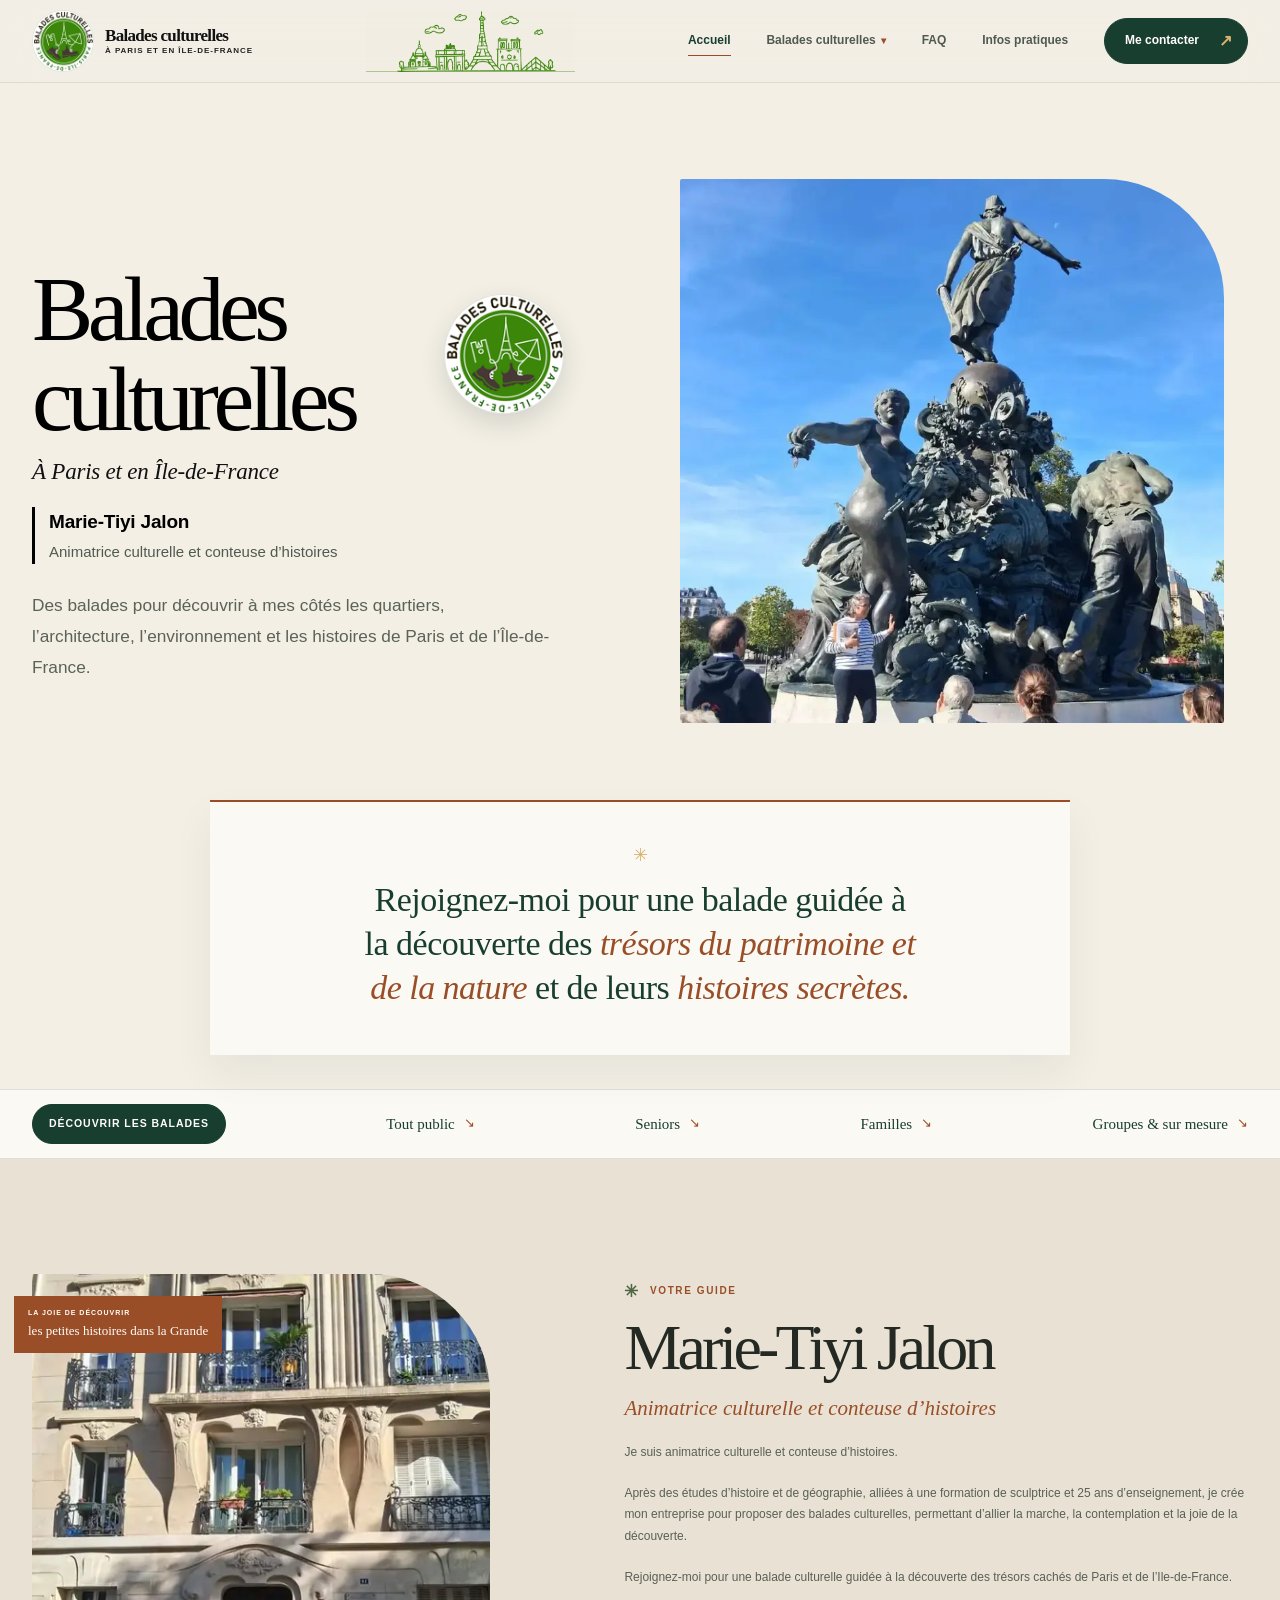
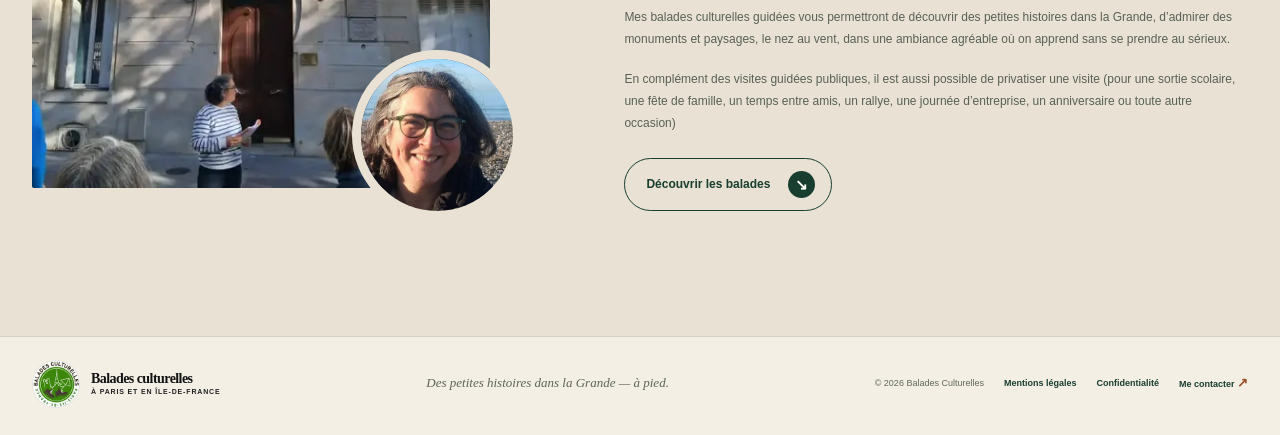
<file: index.html>
<!doctype html>
<html lang="fr">
<head>
    <meta charset="utf-8">
    <meta name="viewport" content="width=device-width, initial-scale=1, viewport-fit=cover">
    <meta name="theme-color" content="#f3efe5">
    <meta name="description" content="Des promenades culturelles à Paris et en Île-de-France avec Marie-Tiyi Jalon.">
    <meta name="robots" content="noindex, nofollow">
    <meta property="og:locale" content="fr_FR">
    <meta property="og:type" content="website">
    <meta property="og:title" content="Balades Culturelles — Balades à Paris et en Île-de-France">
    <meta property="og:description" content="Des promenades culturelles à Paris et en Île-de-France avec Marie-Tiyi Jalon.">
    <meta property="og:url" content="https://baladesculturelles.fr/">
    <meta property="og:image" content="https://baladesculturelles.fr/assets/og-image.jpg">
    <meta property="og:image:width" content="1200">
    <meta property="og:image:height" content="630">
    <meta property="og:image:type" content="image/jpeg">
    <meta property="og:image:alt" content="Balades Culturelles — une rue de Paris bordée de façades anciennes, avec le titre du site.">
    <meta name="twitter:card" content="summary_large_image">
    <meta name="twitter:title" content="Balades Culturelles — Balades à Paris et en Île-de-France">
    <meta name="twitter:description" content="Des promenades culturelles à Paris et en Île-de-France avec Marie-Tiyi Jalon.">
    <meta name="twitter:image" content="https://baladesculturelles.fr/assets/og-image.jpg">
    <meta name="twitter:image:alt" content="Balades Culturelles — une rue de Paris bordée de façades anciennes, avec le titre du site.">
    <title>Balades Culturelles — Balades à Paris et en Île-de-France</title>
    <link rel="canonical" href="https://baladesculturelles.fr/">
    <link rel="icon" href="assets/responsive/logo-96.png" sizes="96x96" type="image/png">
    <link rel="apple-touch-icon" href="assets/responsive/logo-180.png">
    <link rel="preload" as="image" imagesrcset="assets/responsive/hero-guide-480.webp 480w, assets/responsive/hero-guide-800.webp 800w, assets/responsive/hero-guide-1080.webp 1080w" imagesizes="(max-width: 760px) 94vw, (max-width: 980px) 52vw, 620px" type="image/webp">
    <link rel="stylesheet" href="styles.css?v=vitrine-20261117">
    <script src="script.js?v=vitrine-20261117" defer></script>
    <noscript><style>
      .legal-dialog { position: static; display: block; width: auto; max-width: none; max-height: none; border: 0; border-radius: 0; box-shadow: none; }
      .legal-dialog-frame { max-height: none; }
      .legal-dialog-close { display: none; }
      .legal-dialog-body { grid-template-columns: 1fr; }
      .legal-dialog-rail { flex-direction: row; }
      .legal-dialog-content { overflow: visible; }
    </style></noscript>
  </head>
  <body>
    <a class="skip-link" href="#main">Aller au contenu</a>

<header class="site-header" data-header>
      <div class="header-inner section-shell">
        <a class="brand" href="index.html">
          <span class="brand-logo" aria-hidden="true"><img src="assets/responsive/logo-128.png" width="128" height="128" alt="" decoding="async"></span>
          <span class="brand-lockup"><strong>Balades culturelles</strong><small>À Paris et en Île-de-France</small></span>
        </a>
        <span class="header-skyline" aria-hidden="true"><picture><source type="image/webp" srcset="assets/responsive/bandeau-paris-605.webp"><img src="assets/bandeau-paris.png" width="605" height="180" alt="" decoding="async"></picture></span>
        <button class="menu-toggle" type="button" aria-label="Ouvrir le menu" aria-expanded="false" aria-controls="primary-navigation">
          <span></span><span></span>
        </button>
        <nav class="primary-navigation" id="primary-navigation" aria-label="Navigation principale">
          <a href="index.html">Accueil</a>
          <div class="nav-item-dropdown">
            <a href="balades.html" class="nav-dropdown-toggle">Balades culturelles <span class="nav-caret" aria-hidden="true">▾</span></a>
            <div class="nav-subnav" aria-label="Sous-menu Balades culturelles">
              <a href="balades.html#programme">Tout public</a>
              <a href="balades.html#seniors">Seniors</a>
              <a href="balades.html#familles">Familles</a>
              <a href="balades.html#groupes">Groupes &amp; sur mesure</a>
            </div>
          </div>
          <a href="faq.html">FAQ</a>
          <a href="infos-pratiques.html">Infos pratiques</a>
          <a class="nav-cta" href="contact.html">Me contacter <span aria-hidden="true">↗</span></a>
        </nav>
      </div>
    </header>

    <main id="main">
      <section class="hero section-shell" id="top" aria-labelledby="hero-title">
        <div class="hero-copy">
          <div class="hero-brand">
            <h1 id="hero-title" class="hero-brand-heading">Balades culturelles</h1>
            <span class="hero-brand-logo" aria-hidden="true"><img src="assets/responsive/logo-128.png" width="128" height="128" alt="" decoding="async"></span>
          </div>
          <p class="hero-location">À Paris et en Île-de-France</p>
          <div class="hero-guide-badge">
            <strong class="hero-guide-name">Marie-Tiyi Jalon</strong>
            <span class="hero-guide-tagline">Animatrice culturelle et conteuse d’histoires</span>
          </div>
          <p class="hero-lead">Des balades pour découvrir à mes côtés les quartiers, l’architecture, l’environnement et les histoires de Paris et de l’Île-de-France.</p>
        </div>

          <div class="hero-visual">
            <div class="hero-image-frame">
              <picture class="hero-picture"><source type="image/webp" sizes="(max-width: 760px) 94vw, (max-width: 980px) 52vw, 620px" srcset="assets/responsive/hero-guide-480.webp 480w, assets/responsive/hero-guide-800.webp 800w, assets/responsive/hero-guide-1080.webp 1080w"><img src="assets/hero-guide.jpg" width="1080" height="1080" decoding="async" fetchpriority="high" alt="Marie-Tiyi Jalon, guide, présente un monument parisien à un groupe de promeneurs."></picture>
            </div>
          </div>
        </section>


      <div class="editorial-strip" aria-label="Repères des balades culturelles">
        <div class="editorial-strip-inner section-shell">
          <div class="strip-fact"><strong><span data-count-walks>13</span> balades</strong><span><span data-count-dates>25</span> dates au programme</span></div>
          <span class="strip-divider" aria-hidden="true">·</span>
          <div class="strip-fact"><strong>1 h 30 de balade</strong><span>samedi &amp; dimanche</span></div>
          <span class="strip-divider" aria-hidden="true">·</span>
          <div class="strip-fact"><strong>25 personnes</strong><span>maximum par balade · 20 en seniors et familles</span></div>
        </div>
      </div>


      <section class="home-invite" aria-label="Invitation à la balade">
        <div class="section-shell">
          <div class="home-invite-card">
            <span class="home-invite-mark" aria-hidden="true">✳</span>
            <p class="home-invite-text">Rejoignez-moi pour une balade guidée à la découverte des <em>trésors du patrimoine et de la nature</em> et de leurs <em>histoires secrètes.</em></p>
          </div>
        </div>
      </section>

      <nav class="editorial-jumps" aria-label="Explorer les balades">
        <div class="editorial-jumps-inner section-shell">
          <a class="editorial-jumps-cta" href="balades.html#programme">Découvrir les balades</a>
          <a href="balades.html#programme">Tout public <b aria-hidden="true">↘</b></a>
          <a href="balades.html#seniors">Seniors <b aria-hidden="true">↘</b></a>
          <a href="balades.html#familles">Familles <b aria-hidden="true">↘</b></a>
          <a href="balades.html#groupes">Groupes &amp; sur mesure <b aria-hidden="true">↘</b></a>
        </div>
      </nav>


      <section class="on-demand section-space" id="concept" aria-labelledby="concept-title">
        <div class="section-shell">
          <div class="section-heading on-demand-heading">
            <div>
              <p class="eyebrow"><span class="eyebrow-mark" aria-hidden="true">✳</span> Les balades</p>
              <h2 id="concept-title">Choisissez votre <em>balade.</em></h2>
            </div>
            <p class="section-intro">Trois programmes de dates — week-ends, jeudis, mercredis — et des visites sur mesure pour les groupes et les écoles.</p>
          </div>

          <div class="audience-grid" aria-label="Les formules selon votre public">
            <article class="audience-card audience-card--programme">
              <picture class="audience-media">
                <source type="image/webp" sizes="(max-width: 620px) 92vw, (max-width: 940px) 46vw, 30vw" srcset="assets/responsive/walk-moliere-400.webp 400w, assets/responsive/walk-moliere-480.webp 480w, assets/responsive/walk-moliere-800.webp 800w">
                <img src="assets/walk-moliere.jpg" width="800" height="854" loading="lazy" decoding="async" alt="Buste et plaque commémorative de Jean-Baptiste Poquelin dit Molière à Paris">
              </picture>
              <div class="audience-body">
                <span class="audience-kicker">Week-ends · 10 h 30 – 12 h</span>
                <h3>Grand public</h3>
                <p>Des balades ouvertes à tous, seul, en couple ou entre amis.</p>
                <a href="balades.html#programme">Voir les dates <span aria-hidden="true">↘</span></a>
              </div>
            </article>
            <article class="audience-card audience-card--programme">
              <picture class="audience-media">
                <source type="image/webp" sizes="(max-width: 620px) 92vw, (max-width: 940px) 46vw, 30vw" srcset="assets/responsive/walk-montparnasse-400.webp 400w, assets/responsive/walk-montparnasse-480.webp 480w, assets/responsive/walk-montparnasse-800.webp 800w">
                <img src="assets/walk-montparnasse.jpg" width="800" height="500" loading="lazy" decoding="async" alt="Allées arborées et sculptures du cimetière du Montparnasse à Paris">
              </picture>
              <div class="audience-body">
                <span class="audience-kicker">Jeudis · 10 h 30 – 11 h 45</span>
                <h3>Seniors</h3>
                <p>Un rythme paisible, avec des étapes de repos.</p>
                <a href="balades.html#seniors">Voir les balades seniors <span aria-hidden="true">↘</span></a>
              </div>
            </article>
            <article class="audience-card audience-card--programme">
              <picture class="audience-media">
                <source type="image/webp" sizes="(max-width: 620px) 92vw, (max-width: 940px) 46vw, 30vw" srcset="assets/responsive/walk-montsouris-400.webp 400w, assets/responsive/walk-montsouris-480.webp 480w, assets/responsive/walk-montsouris-800.webp 800w">
                <img src="assets/walk-montsouris.jpg" width="800" height="500" loading="lazy" decoding="async" alt="Maisons et ateliers d’artistes dans une ruelle fleurie du quartier Montsouris">
              </picture>
              <div class="audience-body">
                <span class="audience-kicker">Mercredis · 10 h 30 – 11 h 45</span>
                <h3>Familles</h3>
                <p>Des histoires et des énigmes pour petits et grands.</p>
                <a href="balades.html#familles">Voir les balades familles <span aria-hidden="true">↘</span></a>
              </div>
            </article>
            <article class="audience-card audience-card--custom">
              <span class="audience-kicker">Sur demande</span>
              <h3>Groupes privés</h3>
              <p>Anniversaire, association, entreprise&nbsp;: votre balade, votre date.</p>
              <a href="contact.html" data-walk="Une balade privée ou de groupe">Préparer votre sortie <span aria-hidden="true">↗</span></a>
            </article>
            <article class="audience-card audience-card--custom">
              <span class="audience-kicker">Sur demande</span>
              <h3>Écoles &amp; scolaires</h3>
              <p>Des sorties pédagogiques animées par une enseignante expérimentée.</p>
              <a href="contact.html" data-walk="Sortie scolaire sur demande">Organiser une sortie scolaire <span aria-hidden="true">↗</span></a>
            </article>
          </div>

          <p class="image-credit">Images d’illustration générées pour accompagner ces balades.</p>
        </div>
      </section>

      <section class="guide section-space" id="guide" aria-labelledby="guide-title">
        <div class="guide-layout section-shell">
          <div class="guide-visual">
            <picture><source type="image/webp" sizes="(max-width: 560px) 88vw, (max-width: 1280px) 36vw, 465px" srcset="assets/responsive/facade-480.webp 480w, assets/responsive/facade-800.webp 800w, assets/responsive/facade-961.webp 961w"><img class="guide-photo" src="assets/facade.jpg" width="961" height="1080" loading="lazy" alt="Façade art nouveau aux balcons de fer forgé, porte sculptée et groupe de promeneurs, à observer en promenade."></picture>
            <div class="guide-photo-note"><span>LA JOIE DE DÉCOUVRIR</span><b>les petites histoires dans la Grande</b></div>
            <picture><source type="image/webp" sizes="170px" srcset="assets/responsive/marie-tiyi-400.webp 400w, assets/responsive/marie-tiyi-500.webp 500w"><img class="guide-portrait" src="assets/marie-tiyi.jpg" width="500" height="500" loading="lazy" alt="Portrait de Marie-Tiyi Jalon, votre guide."></picture>
          </div>
          <div class="guide-copy">
            <p class="eyebrow"><span class="eyebrow-mark" aria-hidden="true">✳</span> Votre guide</p>
            <h2 id="guide-title">Marie-Tiyi Jalon</h2>
            <p class="guide-subtitle">Animatrice culturelle et conteuse d’histoires</p>
            <p class="guide-lead">Je suis animatrice culturelle et conteuse d’histoires.</p>
            <p class="guide-lead">Après des études d’histoire et de géographie, alliées à une formation de sculptrice et 25 ans d’enseignement, je crée mon entreprise pour proposer des balades culturelles, permettant d’allier la marche, la contemplation et la joie de la découverte.</p>
            <p class="guide-lead">Rejoignez-moi pour une balade culturelle guidée à la découverte des trésors cachés de Paris et de l’Ile-de-France.</p>
            <p class="guide-lead">Mes balades culturelles guidées vous permettront de découvrir des petites histoires dans la Grande, d’admirer des monuments et paysages, le nez au vent, dans une ambiance agréable où on apprend sans se prendre au sérieux.</p>
            <p class="guide-lead">En complément des visites guidées publiques, il est aussi possible de privatiser une visite (pour une sortie scolaire, une fête de famille, un temps entre amis, un rallye, une journée d’entreprise, un anniversaire ou toute autre occasion)</p>
            <a class="button button-outline" href="balades.html#programme">Découvrir les balades <span class="button-arrow" aria-hidden="true">↘</span></a>
          </div>
        </div>
      </section>




      <dialog class="legal-dialog" id="legal-dialog" aria-labelledby="legal-dialog-title">
        <div class="legal-dialog-frame">
          <header class="legal-dialog-head">
            <p class="eyebrow"><span class="eyebrow-mark" aria-hidden="true">✳</span> Informations juridiques</p>
            <h2 id="legal-dialog-title">Mentions légales &amp; données personnelles</h2>
            <button class="legal-dialog-close" type="button" data-legal-close aria-label="Fermer les informations juridiques">
              <span aria-hidden="true">✕</span>
            </button>
          </header>
          <div class="legal-dialog-body">
            <nav class="legal-dialog-rail" aria-label="Sommaire des informations juridiques">
              <a class="legal-rail-link" href="#legal-mentions" data-legal-jump="mentions">Mentions légales</a>
              <a class="legal-rail-link" href="#legal-confidentialite" data-legal-jump="confidentialite">Confidentialité &amp; données personnelles</a>
              <p class="legal-rail-status"><span>Version de travail</span>Forme juridique, adresse et SIRET restent à valider avant publication.</p>
            </nav>
            <div class="legal-dialog-content">
              <article class="legal-article" id="legal-mentions" data-legal-article="mentions">
                
                <h3>Mentions légales</h3>
                <p class="legal-draft-notice"><strong>À confirmer avant publication :</strong> d’après les informations transmises, l’identité indiquée est « MADAME MARIE-TIYI JALON », SIREN 894 639 921, à Asnières-sur-Seine (92600). La forme juridique exacte, l’adresse complète, et le SIRET de l’établissement restent à vérifier. Le site reste en mode non indexable tant que les mentions ne sont pas complètes.</p>
                <details class="legal-section" open>
                  <summary><span class="legal-section-title">Éditeur du site</span></summary>
                  <div class="legal-section-body">
                    <p><strong>Nom commercial :</strong> Balades Culturelles<br><strong>Éditrice et directrice de la publication :</strong> Marie-Tiyi Jalon<br><strong>Identité juridique communiquée :</strong> MADAME MARIE-TIYI JALON<br><strong>SIREN communiqué :</strong> 894 639 921<br><strong>Commune communiquée :</strong> Asnières-sur-Seine (92600)<br><strong>Contact :</strong> <a href="mailto:balades.culturelles@gmail.com">balades.culturelles@gmail.com</a> · <a href="tel:+33601740449">06 01 74 04 49</a></p>
                <p><strong>À confirmer :</strong> forme juridique exacte, adresse professionnelle complète à publier, SIRET de l’établissement et, si applicable, mentions d’immatriculation au RCS ou au répertoire des métiers.</p>
                  </div>
                </details>
                <details class="legal-section">
                  <summary><span class="legal-section-title">Hébergement</span></summary>
                  <div class="legal-section-body">
                    <p>Le site est hébergé par <strong>OVH SAS</strong>, 2 rue Kellermann, 59100 Roubaix, France — RCS Lille Métropole 424 761 419 — téléphone&nbsp;: 1007 — <a href="https://www.ovhcloud.com/fr/" target="_blank" rel="noopener noreferrer">www.ovhcloud.com</a>. Les serveurs sont situés en France.</p>
                  </div>
                </details>
                <details class="legal-section">
                  <summary><span class="legal-section-title">Propriété intellectuelle</span></summary>
                  <div class="legal-section-body">
                    <p>Les contenus et visuels du site ne peuvent être réutilisés sans autorisation. Les illustrations générées sont des visuels d’ambiance et ne constituent pas des photographies documentaires des lieux.</p>
                  </div>
                </details>
              </article>
                            <article class="legal-article" id="legal-confidentialite" data-legal-article="confidentialite">
                
                <h3>Confidentialité &amp; données personnelles</h3>
                <p class="legal-draft-notice"><strong>Notice à valider avant publication :</strong> les finalités, destinataires et durées ci-dessous décrivent le fonctionnement actuel du site. Restent à confirmer&nbsp;: la forme juridique exacte, l’adresse professionnelle complète et les durées de conservation définitives. Cette notice ne remplace pas une validation juridique.</p>
                <details class="legal-section" open>
                  <summary><span class="legal-section-title">Responsable du traitement</span></summary>
                  <div class="legal-section-body">
                    <p>Le responsable du traitement est <strong>Marie-Tiyi Jalon</strong>, pour Balades Culturelles (identité juridique communiquée&nbsp;: MADAME MARIE-TIYI JALON, SIREN 894 639 921, Asnières-sur-Seine). Pour toute question ou demande relative à vos données&nbsp;: <a href="mailto:balades.culturelles@gmail.com">balades.culturelles@gmail.com</a> ou <a href="tel:+33601740449">06&nbsp;01&nbsp;74&nbsp;04&nbsp;49</a>. Aucun délégué à la protection des données n’a été désigné&nbsp;: les demandes sont traitées directement par l’éditrice.</p>
                  </div>
                </details>
                <details class="legal-section">
                  <summary><span class="legal-section-title">Données collectées</span></summary>
                  <div class="legal-section-body">
                    <p>Le site ne comporte aucun formulaire&nbsp;: il ne recueille aucune donnée personnelle. Lorsque vous me contactez par e-mail ou par téléphone pour vous inscrire ou poser une question, je conserve les informations que vous me transmettez&nbsp;: nom, prénom, adresse e-mail, numéro de téléphone, balade et date choisies, nombre de personnes par tranche tarifaire et précisions éventuelles. Aucun âge exact, aucune donnée de santé ni information sensible concernant les enfants n’est demandé. Aucune donnée bancaire n’est collectée&nbsp;: aucun paiement n’est traité en ligne. Les données techniques de connexion (adresse IP, horodatage, type de navigateur) sont traitées par l’hébergeur, pour la seule fourniture du service et sa sécurité.</p>
                  </div>
                </details>
                <details class="legal-section">
                  <summary><span class="legal-section-title">Finalités et bases légales</span></summary>
                  <div class="legal-section-body">
                    <p>Les données servent à répondre à vos demandes, gérer les inscriptions et le nombre de places, vous transmettre le lieu de rendez-vous, vous prévenir d’un changement ou d’une annulation, et tenir la comptabilité. Ces traitements reposent sur les mesures précontractuelles et l’exécution du contrat (article 6, paragraphe 1, point b du RGPD) et, pour la tenue des justificatifs comptables, sur l’obligation légale (point c). La sécurité du site et la prévention des envois frauduleux reposent sur l’intérêt légitime (point f). Aucune prospection commerciale n’est effectuée, aucune donnée n’est vendue et aucun profilage ni décision automatisée n’est réalisé.</p>
                  </div>
                </details>
                <details class="legal-section">
                  <summary><span class="legal-section-title">Destinataires</span></summary>
                  <div class="legal-section-body">
                    <p>Les données sont accessibles à Marie-Tiyi Jalon et aux prestataires techniques strictement nécessaires&nbsp;: <strong>Google Ireland Limited / Google LLC</strong> pour Gmail, Google Drive, Google Sheets et Google Agenda (échanges par e-mail, suivi des inscriptions, carnet d’adresses privé réservé à l’éditrice), et <strong>OVH SAS</strong> (Roubaix, France) pour l’hébergement du site. Aucun autre destinataire ne reçoit vos données.</p>
                  </div>
                </details>
                <details class="legal-section">
                  <summary><span class="legal-section-title">Transferts hors Union européenne</span></summary>
                  <div class="legal-section-body">
                    <p>Le site est hébergé en France par OVH. Google étant établi aux États-Unis, les données échangées par e-mail ou conservées dans les outils Google peuvent y être transférées ou y transiter. Ces transferts s’appuient sur le cadre de protection des données UE–États-Unis (<em>EU-US Data Privacy Framework</em>) et, à défaut, sur les clauses contractuelles types de la Commission européenne. Les paramètres de localisation des données du compte Google utilisé devront être vérifiés et documentés.</p>
                  </div>
                </details>
                <details class="legal-section">
                  <summary><span class="legal-section-title">Durées de conservation</span></summary>
                  <div class="legal-section-body">
                    <p>Les demandes qui n’aboutissent pas à une inscription sont conservées trois ans à compter du dernier contact. Les inscriptions (nom, coordonnées, balade, date) sont conservées trois ans après la date de la balade, afin de gérer les réclamations et de justifier la prestation. Les pièces comptables sont conservées dix ans conformément à l’obligation légale. Le carnet d’adresses privé suit la même durée que l’inscription correspondante. Au-delà de ces durées, les données sont supprimées.</p>
                  </div>
                </details>
                <details class="legal-section">
                  <summary><span class="legal-section-title">Cookies et traceurs</span></summary>
                  <div class="legal-section-body">
                    <p><strong>Le site n’utilise aucun cookie.</strong> Aucun outil de mesure d’audience, aucun pixel publicitaire et aucun contenu tiers embarqué (vidéo, carte, réseau social) n’y est intégré&nbsp;: les liens vers Instagram et Facebook sont de simples liens, et aucune donnée n’est transmise à ces réseaux avant un clic. Aucune donnée n’est enregistrée dans votre navigateur. Aucun consentement préalable n’est donc requis et aucun bandeau cookies n’est affiché&nbsp;; si un outil de mesure d’audience ou un contenu tiers était ajouté, un dispositif de consentement serait mis en place.</p>
                  </div>
                </details>
                <details class="legal-section">
                  <summary><span class="legal-section-title">Vos droits</span></summary>
                  <div class="legal-section-body">
                    <p>Vous pouvez demander l’accès à vos données, leur rectification ou leur effacement, la limitation du traitement, vous opposer au traitement et, lorsque les conditions légales sont réunies, obtenir leur portabilité. Vous pouvez également définir des directives relatives au sort de vos données après votre décès. Ces droits s’exercent par e-mail à <a href="mailto:balades.culturelles@gmail.com">balades.culturelles@gmail.com</a> ou par téléphone au <a href="tel:+33601740449">06&nbsp;01&nbsp;74&nbsp;04&nbsp;49</a>&nbsp;; une réponse vous sera apportée dans un délai d’un mois. Les coordonnées indispensables à une inscription sont nécessaires pour la traiter&nbsp;: sans elles, l’inscription ne peut pas être enregistrée. Si vous estimez, après nous avoir contactés, que vos droits ne sont pas respectés, vous pouvez adresser une réclamation à la <a href="https://www.cnil.fr" target="_blank" rel="noopener noreferrer">CNIL</a> (3 place de Fontenoy, TSA 80715, 75334 Paris Cedex 07).</p>
                  </div>
                </details>
                <details class="legal-section">
                  <summary><span class="legal-section-title">Sécurité</span></summary>
                  <div class="legal-section-body">
                    <p>Le site public est servi en HTTPS. L’accès aux inscriptions est limité à l’éditrice et protégé par les mécanismes d’authentification du compte Google qui les héberge&nbsp;; la validation en deux étapes de ce compte est indispensable. Aucun paiement n’étant traité en ligne, aucune donnée bancaire ne circule sur le site. Les échanges par e-mail n’étant jamais totalement sécurisés, il est recommandé de ne pas transmettre de données sensibles par ce canal.</p>
                  </div>
                </details>
                <details class="legal-section">
                  <summary><span class="legal-section-title">Mineurs</span></summary>
                  <div class="legal-section-body">
                    <p>Les inscriptions concernant des enfants sont effectuées par un adulte responsable, qui fournit ses propres coordonnées. Seul le nombre de participants par tranche d’âge est enregistré&nbsp;: aucune donnée propre à un enfant n’est collectée.</p>
                  </div>
                </details>
                <details class="legal-section">
                  <summary><span class="legal-section-title">Évolution de cette notice</span></summary>
                  <div class="legal-section-body">
                    <p>Cette notice peut être mise à jour pour tenir compte d’un changement de prestataire, d’hébergement ou de réglementation. La version en ligne au moment de votre inscription est celle qui s’applique.</p>
                  </div>
                </details>
              </article>
            </div>
          </div>
        </div>
      </dialog>

    </main>

<footer class="site-footer">
      <div class="footer-inner section-shell">
        <a class="brand footer-brand" href="index.html">
          <span class="brand-logo" aria-hidden="true"><img src="assets/responsive/logo-128.png" width="128" height="128" alt="" decoding="async"></span>
          <span class="brand-lockup"><strong>Balades culturelles</strong><small>À Paris et en Île-de-France</small></span>
        </a>
        <p>Des petites histoires dans la Grande — à pied.</p>
        <div class="footer-meta"><span>© <span data-year>2026</span> Balades Culturelles</span><a href="#legal-mentions" data-legal-open="mentions">Mentions légales</a><a href="#legal-confidentialite" data-legal-open="confidentialite">Confidentialité</a><a href="contact.html">Me contacter <span aria-hidden="true">↗</span></a></div>
      </div>
    </footer>
  </body>
</html>
</file>
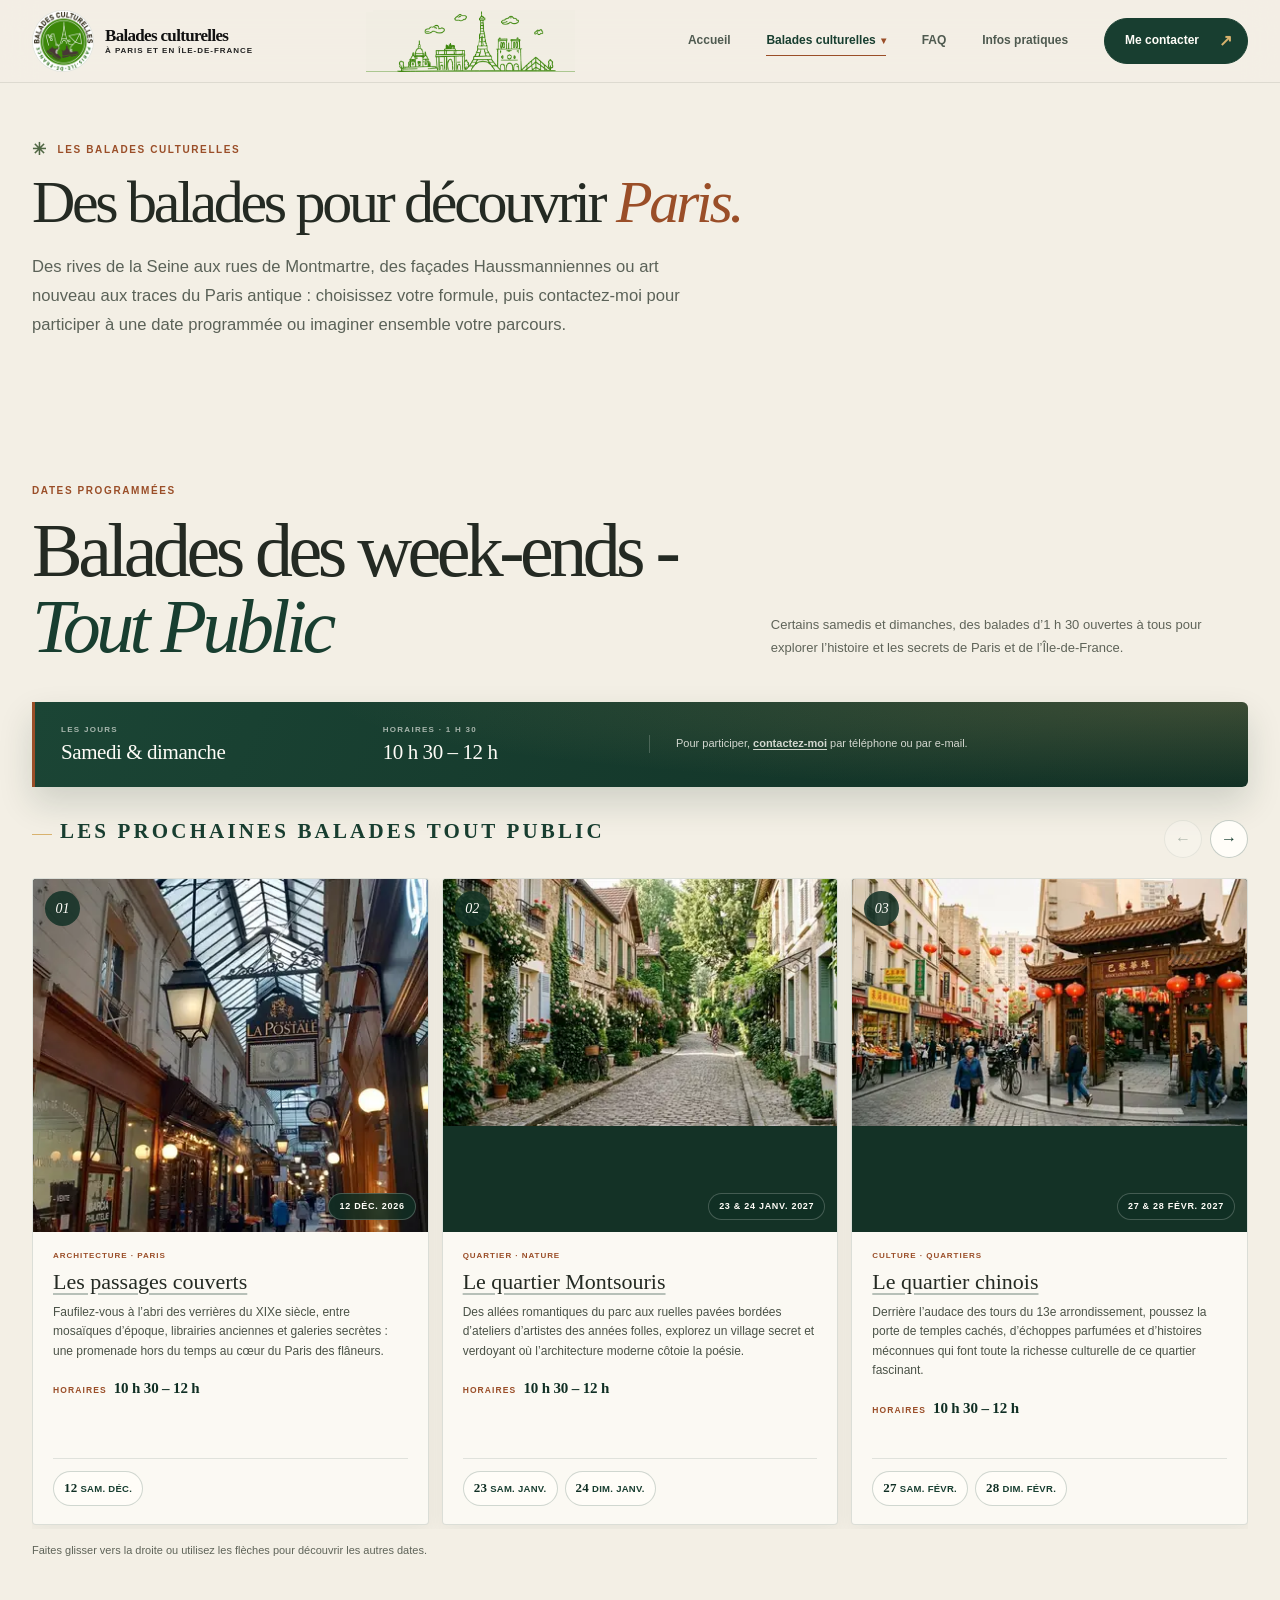
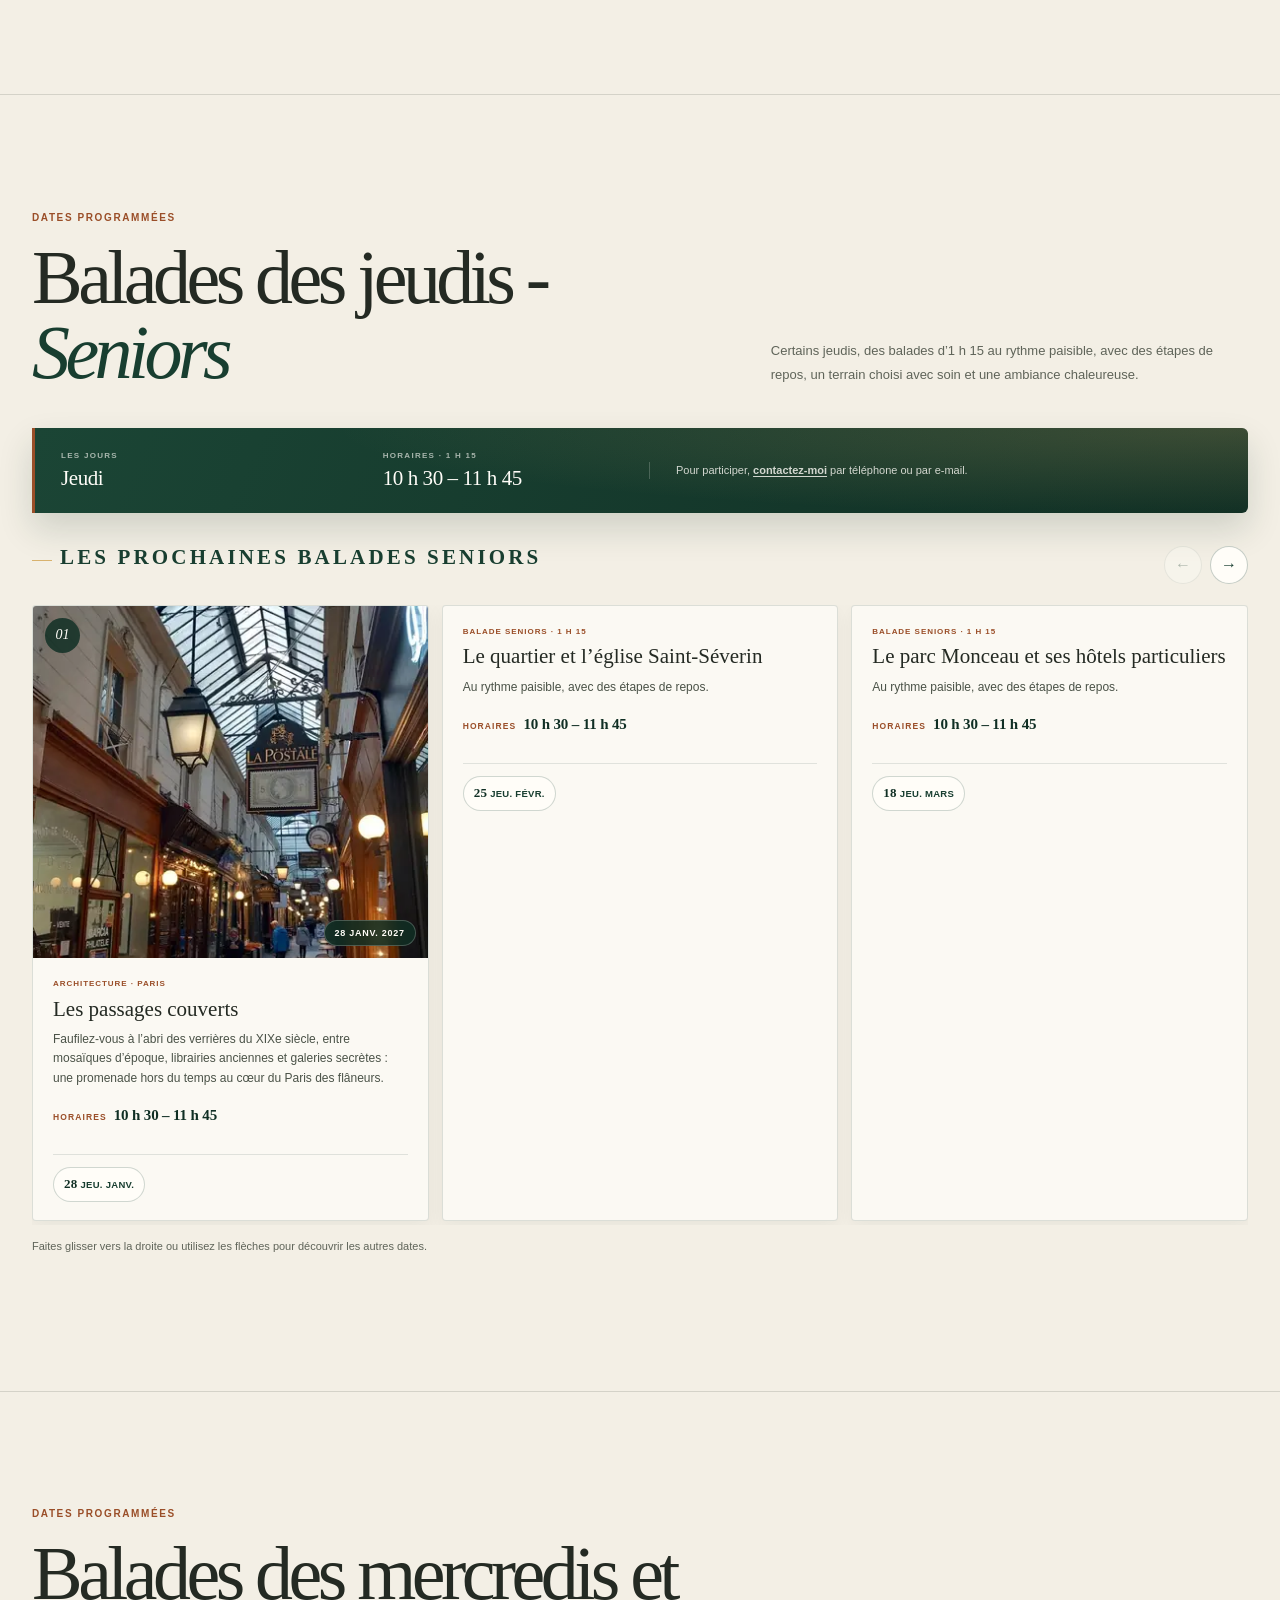
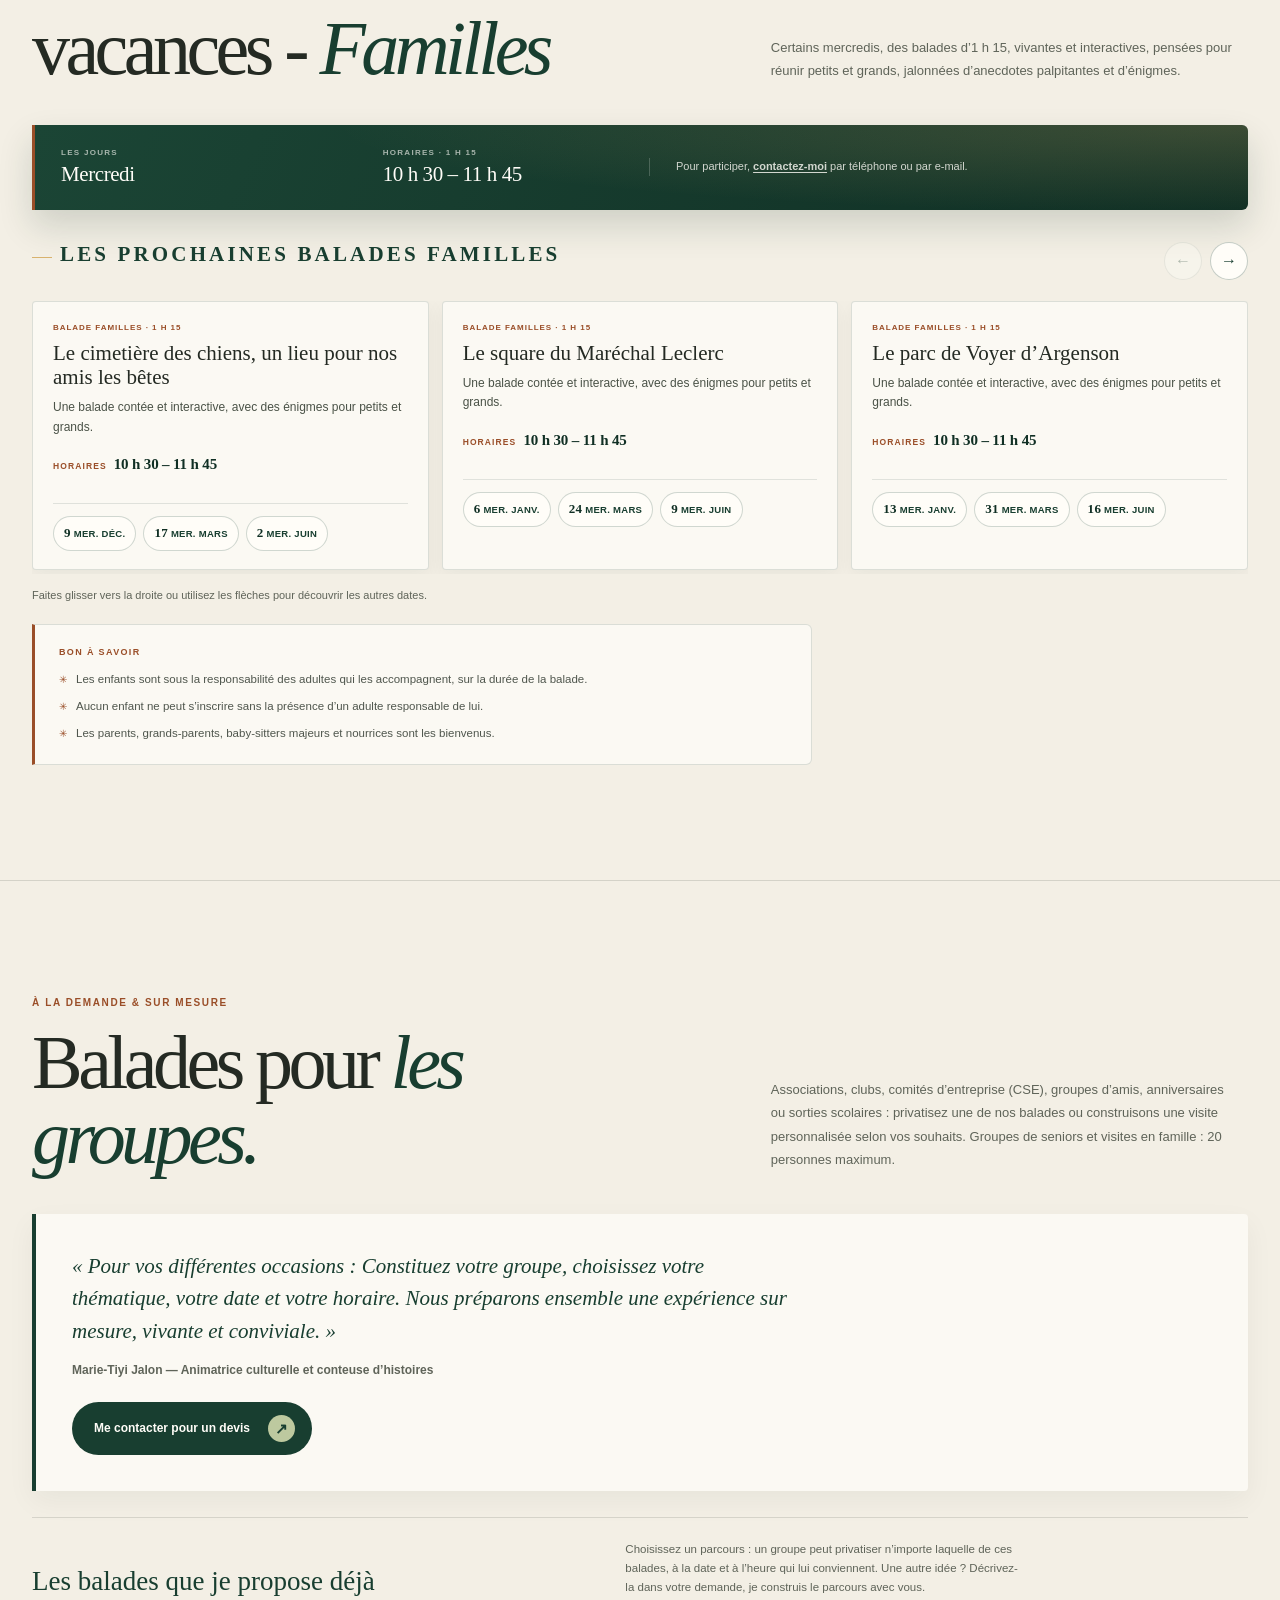
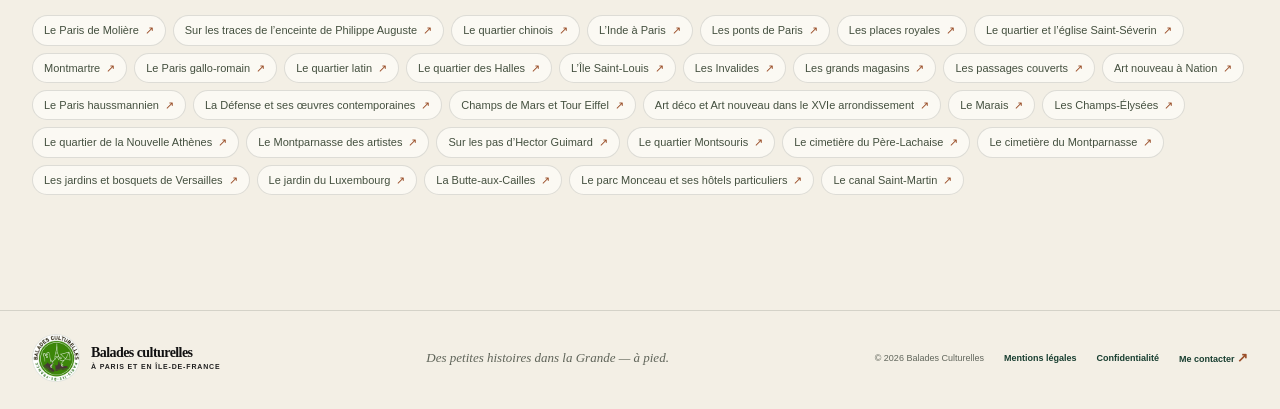
<file: balades.html>
<!doctype html>
<html lang="fr">
<head>
    <meta charset="utf-8">
    <meta name="viewport" content="width=device-width, initial-scale=1, viewport-fit=cover">
    <meta name="theme-color" content="#f3efe5">
    <meta name="description" content="Tout public, seniors, familles, groupes et scolaires : découvrez les balades culturelles à Paris et en Île-de-France.">
    <meta name="robots" content="noindex, nofollow">
    <meta property="og:locale" content="fr_FR">
    <meta property="og:type" content="website">
    <meta property="og:title" content="Les balades culturelles — Balades Culturelles">
    <meta property="og:description" content="Tout public, seniors, familles, groupes et scolaires : découvrez les balades culturelles à Paris et en Île-de-France.">
    <meta property="og:url" content="https://baladesculturelles.fr/balades.html">
    <meta property="og:image" content="https://baladesculturelles.fr/assets/og-image.jpg">
    <meta property="og:image:width" content="1200">
    <meta property="og:image:height" content="630">
    <meta property="og:image:type" content="image/jpeg">
    <meta property="og:image:alt" content="Balades Culturelles — une rue de Paris bordée de façades anciennes, avec le titre du site.">
    <meta name="twitter:card" content="summary_large_image">
    <meta name="twitter:title" content="Les balades culturelles — Balades Culturelles">
    <meta name="twitter:description" content="Tout public, seniors, familles, groupes et scolaires : découvrez les balades culturelles à Paris et en Île-de-France.">
    <meta name="twitter:image" content="https://baladesculturelles.fr/assets/og-image.jpg">
    <meta name="twitter:image:alt" content="Balades Culturelles — une rue de Paris bordée de façades anciennes, avec le titre du site.">
    <title>Les balades culturelles — Balades Culturelles</title>
    <link rel="canonical" href="https://baladesculturelles.fr/balades.html">
    <link rel="icon" href="assets/responsive/logo-96.png" sizes="96x96" type="image/png">
    <link rel="apple-touch-icon" href="assets/responsive/logo-180.png">
    <link rel="preload" as="image" imagesrcset="assets/responsive/hero-guide-480.webp 480w, assets/responsive/hero-guide-800.webp 800w, assets/responsive/hero-guide-1080.webp 1080w" imagesizes="(max-width: 760px) 94vw, (max-width: 980px) 52vw, 620px" type="image/webp">
    <link rel="stylesheet" href="styles.css?v=vitrine-20261117">
    <script src="script.js?v=vitrine-20261117" defer></script>
    <noscript><style>
      .legal-dialog { position: static; display: block; width: auto; max-width: none; max-height: none; border: 0; border-radius: 0; box-shadow: none; }
      .legal-dialog-frame { max-height: none; }
      .legal-dialog-close { display: none; }
      .legal-dialog-body { grid-template-columns: 1fr; }
      .legal-dialog-rail { flex-direction: row; }
      .legal-dialog-content { overflow: visible; }
    </style></noscript>
  </head>
  <body>
    <a class="skip-link" href="#main">Aller au contenu</a>

<header class="site-header" data-header>
      <div class="header-inner section-shell">
        <a class="brand" href="index.html">
          <span class="brand-logo" aria-hidden="true"><img src="assets/responsive/logo-128.png" width="128" height="128" alt="" decoding="async"></span>
          <span class="brand-lockup"><strong>Balades culturelles</strong><small>À Paris et en Île-de-France</small></span>
        </a>
        <span class="header-skyline" aria-hidden="true"><picture><source type="image/webp" srcset="assets/responsive/bandeau-paris-605.webp"><img src="assets/bandeau-paris.png" width="605" height="180" alt="" decoding="async"></picture></span>
        <button class="menu-toggle" type="button" aria-label="Ouvrir le menu" aria-expanded="false" aria-controls="primary-navigation">
          <span></span><span></span>
        </button>
        <nav class="primary-navigation" id="primary-navigation" aria-label="Navigation principale">
          <a href="index.html">Accueil</a>
          <div class="nav-item-dropdown">
            <a href="balades.html" class="nav-dropdown-toggle">Balades culturelles <span class="nav-caret" aria-hidden="true">▾</span></a>
            <div class="nav-subnav" aria-label="Sous-menu Balades culturelles">
              <a href="balades.html#programme">Tout public</a>
              <a href="balades.html#seniors">Seniors</a>
              <a href="balades.html#familles">Familles</a>
              <a href="balades.html#groupes">Groupes &amp; sur mesure</a>
            </div>
          </div>
          <a href="faq.html">FAQ</a>
          <a href="infos-pratiques.html">Infos pratiques</a>
          <a class="nav-cta" href="contact.html">Me contacter <span aria-hidden="true">↗</span></a>
        </nav>
      </div>
    </header>

    <main id="main">
      <section class="page-intro section-shell" aria-labelledby="page-title">
        <p class="eyebrow"><span class="eyebrow-mark" aria-hidden="true">✳</span> Les balades culturelles</p>
        <h1 id="page-title">Des balades pour découvrir <em>Paris.</em></h1>
        <p class="page-intro-lead">Des rives de la Seine aux rues de Montmartre, des façades Haussmanniennes ou art nouveau aux traces du Paris antique&nbsp;: choisissez votre formule, puis contactez-moi pour participer à une date programmée ou imaginer ensemble votre parcours.</p>
      </section>


      <section class="program section-space" id="programme" aria-labelledby="program-title">
        <div class="section-shell">
          <div class="section-heading">
            <div>
              <p class="eyebrow">Dates programmées</p>
              <h2 id="program-title">Balades des week-ends - <em>Tout Public</em></h2>
            </div>
            <p class="section-intro">Certains samedis et dimanches, des balades d’1 h 30 ouvertes à tous pour explorer l’histoire et les secrets de Paris et de l’Île-de-France.</p>
          </div>

          <div class="program-overview">
            <div class="program-overview-item"><span>Les jours</span><strong>Samedi &amp; dimanche</strong></div>
            <div class="program-overview-item"><span>Horaires · 1 h 30</span><strong>10 h 30 – 12 h</strong></div>
            <p>Pour participer, <a href="contact.html">contactez-moi</a> par téléphone ou par e-mail.</p>
          </div>

          <div class="inspiration-head">
            <p class="inspiration-label">Les prochaines balades tout public</p>
            <div class="inspiration-nav">
              <button class="inspiration-nav-button" type="button" data-inspiration-prev aria-label="Voir les balades précédentes" disabled>←</button>
              <button class="inspiration-nav-button" type="button" data-inspiration-next aria-label="Voir les balades suivantes">→</button>
            </div>
          </div>
          <ul class="inspiration-track" id="inspiration-track" aria-label="Prochaines balades tout public, dans l’ordre des dates" tabindex="0"></ul>
          <p class="inspiration-hint">Faites glisser vers la droite ou utilisez les flèches pour découvrir les autres dates.</p>

          <div class="program-grid" aria-label="Dates des balades publiques">
            <article class="program-card" data-program-card data-walk="Le cimetière du Montparnasse" data-slot="10 h 30–12 h" data-image="assets/walk-montparnasse.jpg" data-image-alt="Allées arborées et sculptures du cimetière du Montparnasse à Paris" data-summary="Flânez à l’ombre des tilleuls parmi les sépultures d’artistes, d’écrivains et de penseurs qui ont fait vibrer Montparnasse : un musée de sculpture à ciel ouvert où chaque tombe raconte un destin hors du commun.">
              <div class="program-card-top"><span class="program-number">01</span><span class="program-kind">Histoire · mémoire</span></div>
              <h3>Le cimetière du Montparnasse</h3>
              <div class="program-dates" role="group" aria-label="Choisir une date pour Le cimetière du Montparnasse">
                <span class="program-date" data-full-date="12 septembre 2026" data-program-date="2026-09-12" data-date="2026-09-12" data-walk="Le cimetière du Montparnasse" data-slot="10 h 30–12 h"><time class="program-date-calendar" datetime="2026-09-12"><span class="program-date-day">12</span><span class="program-date-meta"><span class="program-date-weekday">sam</span><span class="program-date-month">sept.</span></span></time></span>
                <span class="program-date" data-full-date="13 septembre 2026" data-program-date="2026-09-13" data-date="2026-09-13" data-walk="Le cimetière du Montparnasse" data-slot="10 h 30–12 h"><time class="program-date-calendar" datetime="2026-09-13"><span class="program-date-day">13</span><span class="program-date-meta"><span class="program-date-weekday">dim</span><span class="program-date-month">sept.</span></span></time></span>
              </div>
            </article>
            <article class="program-card" data-program-card data-walk="Art nouveau à Nation" data-slot="10 h 30–12 h" data-image="assets/walk-nation-art-nouveau.jpg" data-image-alt="Façade Art nouveau aux lignes courbes et ferronneries florales près de Nation" data-summary="Levez les yeux sur les courbes végétales, les céramiques émaillées et les ferronneries flamboyantes de la Belle Époque : une balade pleine de surprises architecturales autour de la place de la Nation.">
              <div class="program-card-top"><span class="program-number">02</span><span class="program-kind">Architecture · art</span></div>
              <h3>Art nouveau à Nation</h3>
              <div class="program-dates" role="group" aria-label="Choisir une date pour Art nouveau à Nation">
                <span class="program-date" data-full-date="3 octobre 2026" data-program-date="2026-10-03" data-date="2026-10-03" data-walk="Art nouveau à Nation" data-slot="10 h 30–12 h"><time class="program-date-calendar" datetime="2026-10-03"><span class="program-date-day">3</span><span class="program-date-meta"><span class="program-date-weekday">sam</span><span class="program-date-month">oct.</span></span></time></span>
                <span class="program-date" data-full-date="4 octobre 2026" data-program-date="2026-10-04" data-date="2026-10-04" data-walk="Art nouveau à Nation" data-slot="10 h 30–12 h"><time class="program-date-calendar" datetime="2026-10-04"><span class="program-date-day">4</span><span class="program-date-meta"><span class="program-date-weekday">dim</span><span class="program-date-month">oct.</span></span></time></span>
              </div>
            </article>
            <article class="program-card" data-program-card data-walk="Le Paris de Molière" data-slot="10 h 30–12 h" data-image="assets/walk-moliere.jpg" data-image-alt="Buste et plaque commémorative de Jean-Baptiste Poquelin dit Molière à Paris" data-summary="Partez sur les traces de Molière et découvrez l’homme derrière le dramaturge : une histoire faite de passions, d’ambition, de scandales et de succès au cœur du Paris historique.">
              <div class="program-card-top"><span class="program-number">03</span><span class="program-kind">Histoire · théâtre</span></div>
              <h3>Le Paris de Molière</h3>
              <div class="program-dates" role="group" aria-label="Choisir une date pour Le Paris de Molière">
                <span class="program-date" data-full-date="14 novembre 2026" data-program-date="2026-11-14" data-date="2026-11-14" data-walk="Le Paris de Molière" data-slot="10 h 30–12 h"><time class="program-date-calendar" datetime="2026-11-14"><span class="program-date-day">14</span><span class="program-date-meta"><span class="program-date-weekday">sam</span><span class="program-date-month">nov.</span></span></time></span>
                <span class="program-date" data-full-date="15 novembre 2026" data-program-date="2026-11-15" data-date="2026-11-15" data-walk="Le Paris de Molière" data-slot="10 h 30–12 h"><time class="program-date-calendar" datetime="2026-11-15"><span class="program-date-day">15</span><span class="program-date-meta"><span class="program-date-weekday">dim</span><span class="program-date-month">nov.</span></span></time></span>
              </div>
            </article>
            <article class="program-card" data-program-card data-walk="Les grands magasins" data-slot="10 h 30–12 h" data-image="assets/walk-grands-magasins.jpg" data-image-alt="Coupole Art nouveau en vitrail et balcons dorés des Galeries Lafayette à Paris" data-summary="Et si nous remontions le temps pour découvrir comment Paris a inventé l’art du shopping ? Partez à la découverte de deux monuments incontournables du boulevard Haussmann : le Printemps et les Galeries Lafayette !">
              <div class="program-card-top"><span class="program-number">04</span><span class="program-kind">Architecture · patrimoine</span></div>
              <h3>Les grands magasins</h3>
              <div class="program-dates" role="group" aria-label="Choisir une date pour Les grands magasins">
                <span class="program-date" data-full-date="28 novembre 2026" data-program-date="2026-11-28" data-date="2026-11-28" data-walk="Les grands magasins" data-slot="10 h 30–12 h"><time class="program-date-calendar" datetime="2026-11-28"><span class="program-date-day">28</span><span class="program-date-meta"><span class="program-date-weekday">sam</span><span class="program-date-month">nov.</span></span></time></span>
                <span class="program-date" data-full-date="29 novembre 2026" data-program-date="2026-11-29" data-date="2026-11-29" data-walk="Les grands magasins" data-slot="10 h 30–12 h"><time class="program-date-calendar" datetime="2026-11-29"><span class="program-date-day">29</span><span class="program-date-meta"><span class="program-date-weekday">dim</span><span class="program-date-month">nov.</span></span></time></span>
              </div>
            </article>
            <article class="program-card" data-program-card data-walk="Les passages couverts" data-slot="10 h 30–12 h" data-image="assets/walk-passages-couverts.jpg" data-image-alt="Intérieur d’un passage couvert parisien, sous verrière, avec ses boutiques anciennes et ses réverbères" data-summary="Faufilez-vous à l’abri des verrières du XIXe siècle, entre mosaïques d’époque, librairies anciennes et galeries secrètes : une promenade hors du temps au cœur du Paris des flâneurs.">
              <div class="program-card-top"><span class="program-number">05</span><span class="program-kind">Architecture · Paris</span></div>
              <h3>Les passages couverts</h3>
              <div class="program-dates" role="group" aria-label="Choisir une date pour Les passages couverts">
                <span class="program-date" data-full-date="12 décembre 2026" data-program-date="2026-12-12" data-date="2026-12-12" data-walk="Les passages couverts" data-slot="10 h 30–12 h"><time class="program-date-calendar" datetime="2026-12-12"><span class="program-date-day">12</span><span class="program-date-meta"><span class="program-date-weekday">sam</span><span class="program-date-month">déc.</span></span></time></span>
              </div>
            </article>
            <article class="program-card" data-program-card data-walk="Le quartier Montsouris" data-slot="10 h 30–12 h" data-image="assets/walk-montsouris.jpg" data-image-alt="Maisons et ateliers d’artistes dans une ruelle fleurie du quartier Montsouris" data-summary="Des allées romantiques du parc aux ruelles pavées bordées d’ateliers d’artistes des années folles, explorez un village secret et verdoyant où l’architecture moderne côtoie la poésie.">
              <div class="program-card-top"><span class="program-number">06</span><span class="program-kind">Quartier · nature</span></div>
              <h3>Le quartier Montsouris</h3>
              <div class="program-dates" role="group" aria-label="Choisir une date pour Le quartier Montsouris">
                <span class="program-date" data-full-date="23 janvier 2027" data-program-date="2027-01-23" data-date="2027-01-23" data-walk="Le quartier Montsouris" data-slot="10 h 30–12 h"><time class="program-date-calendar" datetime="2027-01-23"><span class="program-date-day">23</span><span class="program-date-meta"><span class="program-date-weekday">sam</span><span class="program-date-month">janv.</span></span></time></span>
                <span class="program-date" data-full-date="24 janvier 2027" data-program-date="2027-01-24" data-date="2027-01-24" data-walk="Le quartier Montsouris" data-slot="10 h 30–12 h"><time class="program-date-calendar" datetime="2027-01-24"><span class="program-date-day">24</span><span class="program-date-meta"><span class="program-date-weekday">dim</span><span class="program-date-month">janv.</span></span></time></span>
              </div>
            </article>
            <article class="program-card" data-program-card data-walk="Le quartier chinois" data-slot="10 h 30–12 h" data-image="assets/walk-quartier-chinois.jpg" data-image-alt="Lanternes rouges et vie commerçante du quartier chinois du 13e arrondissement" data-summary="Derrière l’audace des tours du 13e arrondissement, poussez la porte de temples cachés, d’échoppes parfumées et d’histoires méconnues qui font toute la richesse culturelle de ce quartier fascinant.">
              <div class="program-card-top"><span class="program-number">07</span><span class="program-kind">Culture · quartiers</span></div>
              <h3>Le quartier chinois</h3>
              <div class="program-dates" role="group" aria-label="Choisir une date pour Le quartier chinois">
                <span class="program-date" data-full-date="27 février 2027" data-program-date="2027-02-27" data-date="2027-02-27" data-walk="Le quartier chinois" data-slot="10 h 30–12 h"><time class="program-date-calendar" datetime="2027-02-27"><span class="program-date-day">27</span><span class="program-date-meta"><span class="program-date-weekday">sam</span><span class="program-date-month">févr.</span></span></time></span>
                <span class="program-date" data-full-date="28 février 2027" data-program-date="2027-02-28" data-date="2027-02-28" data-walk="Le quartier chinois" data-slot="10 h 30–12 h"><time class="program-date-calendar" datetime="2027-02-28"><span class="program-date-day">28</span><span class="program-date-meta"><span class="program-date-weekday">dim</span><span class="program-date-month">févr.</span></span></time></span>
              </div>
            </article>
            <article class="program-card" data-program-card data-walk="Le cimetière du Père-Lachaise" data-slot="10 h 30–12 h" data-image="assets/walk-pere-lachaise.jpg" data-image-alt="Chemin pavé et monuments romantiques sous les arbres du Père-Lachaise" data-summary="Parcourez les chemins pavés du plus célèbre jardin de mémoire parisien : entre chefs-d’œuvre funéraires, légendes romantiques et destins illustres, l’Histoire se dévoile au détour de chaque allée.">
              <div class="program-card-top"><span class="program-number">08</span><span class="program-kind">Lieu de mémoire</span></div>
              <h3>Le cimetière du Père-Lachaise</h3>
              <p class="program-card-note">Un lieu de devoir et de mémoire.</p>
              <div class="program-dates" role="group" aria-label="Choisir une date pour Le cimetière du Père-Lachaise">
                <span class="program-date" data-full-date="20 mars 2027" data-program-date="2027-03-20" data-date="2027-03-20" data-walk="Le cimetière du Père-Lachaise" data-slot="10 h 30–12 h"><time class="program-date-calendar" datetime="2027-03-20"><span class="program-date-day">20</span><span class="program-date-meta"><span class="program-date-weekday">sam</span><span class="program-date-month">mars</span></span></time></span>
                <span class="program-date" data-full-date="21 mars 2027" data-program-date="2027-03-21" data-date="2027-03-21" data-walk="Le cimetière du Père-Lachaise" data-slot="10 h 30–12 h"><time class="program-date-calendar" datetime="2027-03-21"><span class="program-date-day">21</span><span class="program-date-meta"><span class="program-date-weekday">dim</span><span class="program-date-month">mars</span></span></time></span>
              </div>
            </article>
            <article class="program-card" data-program-card data-walk="Le Paris haussmannien" data-slot="10 h 30–12 h" data-image="assets/walk-haussmann.jpg" data-image-alt="Perspective d’un grand boulevard haussmannien aux façades de pierre de taille" data-summary="Percées monumentales, façades de pierre sculptée et balcons filants : découvrez les secrets de la grande métamorphose du Second Empire qui a donné à Paris son visage le plus emblématique.">
              <div class="program-card-top"><span class="program-number">09</span><span class="program-kind">Architecture · urbanisme</span></div>
              <h3>Le Paris haussmannien</h3>
              <div class="program-dates" role="group" aria-label="Choisir une date pour Le Paris haussmannien">
                <span class="program-date" data-full-date="24 avril 2027" data-program-date="2027-04-24" data-date="2027-04-24" data-walk="Le Paris haussmannien" data-slot="10 h 30–12 h"><time class="program-date-calendar" datetime="2027-04-24"><span class="program-date-day">24</span><span class="program-date-meta"><span class="program-date-weekday">sam</span><span class="program-date-month">avr.</span></span></time></span>
                <span class="program-date" data-full-date="25 avril 2027" data-program-date="2027-04-25" data-date="2027-04-25" data-walk="Le Paris haussmannien" data-slot="10 h 30–12 h"><time class="program-date-calendar" datetime="2027-04-25"><span class="program-date-day">25</span><span class="program-date-meta"><span class="program-date-weekday">dim</span><span class="program-date-month">avr.</span></span></time></span>
              </div>
            </article>
            <article class="program-card" data-program-card data-walk="La Défense et ses œuvres contemporaines" data-slot="10 h 30–12 h" data-image="assets/walk-la-defense.jpg" data-image-alt="Sculpture monumentale colorée et perspectives contemporaines à La Défense" data-summary="De Calder à Miró en passant par César, partez à la chasse aux œuvres monumentales nichées au pied des gratte-ciel et découvrez le plus grand musée d’art contemporain en plein air de France.">
              <div class="program-card-top"><span class="program-number">10</span><span class="program-kind">Art · architecture</span></div>
              <h3>La Défense et ses œuvres contemporaines</h3>
              <div class="program-dates" role="group" aria-label="Choisir une date pour La Défense et ses œuvres contemporaines">
                <span class="program-date" data-full-date="22 mai 2027" data-program-date="2027-05-22" data-date="2027-05-22" data-walk="La Défense et ses œuvres contemporaines" data-slot="10 h 30–12 h"><time class="program-date-calendar" datetime="2027-05-22"><span class="program-date-day">22</span><span class="program-date-meta"><span class="program-date-weekday">sam</span><span class="program-date-month">mai</span></span></time></span>
                <span class="program-date" data-full-date="23 mai 2027" data-program-date="2027-05-23" data-date="2027-05-23" data-walk="La Défense et ses œuvres contemporaines" data-slot="10 h 30–12 h"><time class="program-date-calendar" datetime="2027-05-23"><span class="program-date-day">23</span><span class="program-date-meta"><span class="program-date-weekday">dim</span><span class="program-date-month">mai</span></span></time></span>
              </div>
            </article>
            <article class="program-card" data-program-card data-walk="L’Inde à Paris" data-slot="10 h 30–12 h" data-image="assets/walk-inde-paris.jpg" data-image-alt="Échoppes colorées et façades du quartier indien à Paris" data-summary="Laissez-vous transporter par les couleurs des saris, les parfums d’épices et les récits d’une communauté vibrante : une escapade dépaysante au cœur de Paris, entre traditions, temples et petites histoires.">
              <div class="program-card-top"><span class="program-number">11</span><span class="program-kind">Culture · rencontres</span></div>
              <h3>L’Inde à Paris</h3>
              <div class="program-dates" role="group" aria-label="Choisir une date pour L’Inde à Paris">
                <span class="program-date" data-full-date="12 juin 2027" data-program-date="2027-06-12" data-date="2027-06-12" data-walk="L’Inde à Paris" data-slot="10 h 30–12 h"><time class="program-date-calendar" datetime="2027-06-12"><span class="program-date-day">12</span><span class="program-date-meta"><span class="program-date-weekday">sam</span><span class="program-date-month">juin</span></span></time></span>
                <span class="program-date" data-full-date="13 juin 2027" data-program-date="2027-06-13" data-date="2027-06-13" data-walk="L’Inde à Paris" data-slot="10 h 30–12 h"><time class="program-date-calendar" datetime="2027-06-13"><span class="program-date-day">13</span><span class="program-date-meta"><span class="program-date-weekday">dim</span><span class="program-date-month">juin</span></span></time></span>
              </div>
            </article>
            <article class="program-card" data-program-card data-walk="Champs de Mars et Tour Eiffel" data-slot="10 h 30–12 h" data-image="assets/walk-tour-eiffel.jpg" data-image-alt="La Tour Eiffel vue depuis les pelouses et les arbres du Champ-de-Mars" data-summary="Revivez la folle aventure des Expositions universelles et les prouesses de Gustave Eiffel : anecdotes savoureuses, défis techniques et regards neufs sur le monument le plus célèbre du monde.">
              <div class="program-card-top"><span class="program-number">12</span><span class="program-kind">Paris · patrimoine</span></div>
              <h3>Champs de Mars et Tour Eiffel</h3>
              <div class="program-dates" role="group" aria-label="Choisir une date pour Champs de Mars et Tour Eiffel">
                <span class="program-date" data-full-date="26 juin 2027" data-program-date="2027-06-26" data-date="2027-06-26" data-walk="Champs de Mars et Tour Eiffel" data-slot="10 h 30–12 h"><time class="program-date-calendar" datetime="2027-06-26"><span class="program-date-day">26</span><span class="program-date-meta"><span class="program-date-weekday">sam</span><span class="program-date-month">juin</span></span></time></span>
                <span class="program-date" data-full-date="27 juin 2027" data-program-date="2027-06-27" data-date="2027-06-27" data-walk="Champs de Mars et Tour Eiffel" data-slot="10 h 30–12 h"><time class="program-date-calendar" datetime="2027-06-27"><span class="program-date-day">27</span><span class="program-date-meta"><span class="program-date-weekday">dim</span><span class="program-date-month">juin</span></span></time></span>
              </div>
            </article>
            <article class="program-card" data-program-card data-walk="Sur les traces de l’enceinte de Philippe Auguste" data-slot="10 h 30–12 h" data-image="assets/walk-philippe-auguste.jpg" data-image-alt="Vestige en pierre d’une tour médiévale de l’enceinte de Philippe Auguste à Paris" data-summary="Menez l’enquête au cœur de Paris pour débusquer tours crénelées et pans de muraille du XIIe siècle cachés entre cours et jardins : un véritable jeu de piste médiéval à ciel ouvert.">
              <div class="program-card-top"><span class="program-number">13</span><span class="program-kind">Paris · histoire</span></div>
              <h3>Sur les traces de l’enceinte de Philippe Auguste</h3>
              <div class="program-dates" role="group" aria-label="Choisir une date pour Sur les traces de l’enceinte de Philippe Auguste">
                <span class="program-date" data-full-date="10 juillet 2027" data-program-date="2027-07-10" data-date="2027-07-10" data-walk="Sur les traces de l’enceinte de Philippe Auguste" data-slot="10 h 30–12 h"><time class="program-date-calendar" datetime="2027-07-10"><span class="program-date-day">10</span><span class="program-date-meta"><span class="program-date-weekday">sam</span><span class="program-date-month">juil.</span></span></time></span>
                <span class="program-date" data-full-date="11 juillet 2027" data-program-date="2027-07-11" data-date="2027-07-11" data-walk="Sur les traces de l’enceinte de Philippe Auguste" data-slot="10 h 30–12 h"><time class="program-date-calendar" datetime="2027-07-11"><span class="program-date-day">11</span><span class="program-date-meta"><span class="program-date-weekday">dim</span><span class="program-date-month">juil.</span></span></time></span>
              </div>
            </article>
          </div>
          <p class="program-empty" data-program-empty hidden>Le programme 2026–2027 est terminé. Écrivez à Marie-Tiyi pour connaître les prochaines dates ou organiser une balade à la demande.</p>
        </div>
      </section>


      <!-- Programme des balades seniors et familles : lu par script.js (carrousels) et par le serveur. -->
      <script type="application/json" id="programme-extra">
{
  "sessions": [
    {
      "date": "2026-09-23",
      "walk": "Le square du Maréchal Leclerc",
      "slot": "10 h 30–11 h 45",
      "kind": "familles"
    },
    {
      "date": "2026-09-24",
      "walk": "Le cimetière du Montparnasse",
      "slot": "10 h 30–11 h 45",
      "kind": "seniors"
    },
    {
      "date": "2026-09-30",
      "walk": "Le parc de Voyer d’Argenson",
      "slot": "10 h 30–11 h 45",
      "kind": "familles"
    },
    {
      "date": "2026-10-07",
      "walk": "Le square du Maréchal Joffre",
      "slot": "10 h 30–11 h 45",
      "kind": "familles"
    },
    {
      "date": "2026-10-14",
      "walk": "Le square Sylvain",
      "slot": "10 h 30–11 h 45",
      "kind": "familles"
    },
    {
      "date": "2026-10-15",
      "walk": "Sur les pas d’Hector Guimard",
      "slot": "10 h 30–11 h 45",
      "kind": "seniors"
    },
    {
      "date": "2026-11-04",
      "walk": "Le square Maréchal de Lattre de Tassigny",
      "slot": "10 h 30–11 h 45",
      "kind": "familles"
    },
    {
      "date": "2026-11-18",
      "walk": "Le parc Robinson",
      "slot": "10 h 30–11 h 45",
      "kind": "familles"
    },
    {
      "date": "2026-11-24",
      "walk": "La mairie d’Asnières",
      "slot": "10 h 30–11 h 45",
      "kind": "familles"
    },
    {
      "date": "2026-11-26",
      "walk": "Le Paris de Molière",
      "slot": "10 h 30–11 h 45",
      "kind": "seniors"
    },
    {
      "date": "2026-12-02",
      "walk": "Le cimetière ancien, un lieu de mémoire",
      "slot": "10 h 30–11 h 45",
      "kind": "familles"
    },
    {
      "date": "2026-12-09",
      "walk": "Le cimetière des chiens, un lieu pour nos amis les bêtes",
      "slot": "10 h 30–11 h 45",
      "kind": "familles"
    },
    {
      "date": "2027-01-06",
      "walk": "Le square du Maréchal Leclerc",
      "slot": "10 h 30–11 h 45",
      "kind": "familles"
    },
    {
      "date": "2027-01-13",
      "walk": "Le parc de Voyer d’Argenson",
      "slot": "10 h 30–11 h 45",
      "kind": "familles"
    },
    {
      "date": "2027-01-20",
      "walk": "Le square du Maréchal Joffre",
      "slot": "10 h 30–11 h 45",
      "kind": "familles"
    },
    {
      "date": "2027-01-27",
      "walk": "Le square Sylvain",
      "slot": "10 h 30–11 h 45",
      "kind": "familles"
    },
    {
      "date": "2027-01-28",
      "walk": "Les passages couverts",
      "slot": "10 h 30–11 h 45",
      "kind": "seniors"
    },
    {
      "date": "2027-02-03",
      "walk": "Le square Maréchal de Lattre de Tassigny",
      "slot": "10 h 30–11 h 45",
      "kind": "familles"
    },
    {
      "date": "2027-02-24",
      "walk": "Le parc Robinson",
      "slot": "10 h 30–11 h 45",
      "kind": "familles"
    },
    {
      "date": "2027-02-25",
      "walk": "Le quartier et l’église Saint-Séverin",
      "slot": "10 h 30–11 h 45",
      "kind": "seniors"
    },
    {
      "date": "2027-03-03",
      "walk": "La mairie d’Asnières",
      "slot": "10 h 30–11 h 45",
      "kind": "familles"
    },
    {
      "date": "2027-03-10",
      "walk": "Le cimetière ancien, un lieu de mémoire",
      "slot": "10 h 30–11 h 45",
      "kind": "familles"
    },
    {
      "date": "2027-03-17",
      "walk": "Le cimetière des chiens, un lieu pour nos amis les bêtes",
      "slot": "10 h 30–11 h 45",
      "kind": "familles"
    },
    {
      "date": "2027-03-18",
      "walk": "Le parc Monceau et ses hôtels particuliers",
      "slot": "10 h 30–11 h 45",
      "kind": "seniors"
    },
    {
      "date": "2027-03-24",
      "walk": "Le square du Maréchal Leclerc",
      "slot": "10 h 30–11 h 45",
      "kind": "familles"
    },
    {
      "date": "2027-03-31",
      "walk": "Le parc de Voyer d’Argenson",
      "slot": "10 h 30–11 h 45",
      "kind": "familles"
    },
    {
      "date": "2027-04-21",
      "walk": "Le square du Maréchal Joffre",
      "slot": "10 h 30–11 h 45",
      "kind": "familles"
    },
    {
      "date": "2027-04-28",
      "walk": "Le square Sylvain",
      "slot": "10 h 30–11 h 45",
      "kind": "familles"
    },
    {
      "date": "2027-04-29",
      "walk": "La butte aux Cailles",
      "slot": "10 h 30–11 h 45",
      "kind": "seniors"
    },
    {
      "date": "2027-05-05",
      "walk": "Le square Maréchal de Lattre de Tassigny",
      "slot": "10 h 30–11 h 45",
      "kind": "familles"
    },
    {
      "date": "2027-05-12",
      "walk": "Le parc Robinson",
      "slot": "10 h 30–11 h 45",
      "kind": "familles"
    },
    {
      "date": "2027-05-19",
      "walk": "La mairie d’Asnières",
      "slot": "10 h 30–11 h 45",
      "kind": "familles"
    },
    {
      "date": "2027-05-26",
      "walk": "Le cimetière ancien, un lieu de mémoire",
      "slot": "10 h 30–11 h 45",
      "kind": "familles"
    },
    {
      "date": "2027-05-27",
      "walk": "Le quartier de la Nouvelle Athènes",
      "slot": "10 h 30–11 h 45",
      "kind": "seniors"
    },
    {
      "date": "2027-06-02",
      "walk": "Le cimetière des chiens, un lieu pour nos amis les bêtes",
      "slot": "10 h 30–11 h 45",
      "kind": "familles"
    },
    {
      "date": "2027-06-09",
      "walk": "Le square du Maréchal Leclerc",
      "slot": "10 h 30–11 h 45",
      "kind": "familles"
    },
    {
      "date": "2027-06-16",
      "walk": "Le parc de Voyer d’Argenson",
      "slot": "10 h 30–11 h 45",
      "kind": "familles"
    },
    {
      "date": "2027-06-23",
      "walk": "Le square du Maréchal Joffre",
      "slot": "10 h 30–11 h 45",
      "kind": "familles"
    },
    {
      "date": "2027-06-24",
      "walk": "La muraille de Philippe Auguste",
      "slot": "10 h 30–11 h 45",
      "kind": "seniors"
    },
    {
      "date": "2027-06-30",
      "walk": "Le square Sylvain",
      "slot": "10 h 30–11 h 45",
      "kind": "familles"
    }
  ]
}
      </script>

      <section class="category-section section-space" id="seniors" aria-labelledby="seniors-title">
        <div class="section-shell">
          <div class="section-heading">
            <div>
              <p class="eyebrow">Dates programmées</p>
              <h2 id="seniors-title">Balades des jeudis - <em>Seniors</em></h2>
            </div>
            <p class="section-intro">Certains jeudis, des balades d’1 h 15 au rythme paisible, avec des étapes de repos, un terrain choisi avec soin et une ambiance chaleureuse.</p>
          </div>
          <div class="program-overview">
            <div class="program-overview-item"><span>Les jours</span><strong>Jeudi</strong></div>
            <div class="program-overview-item"><span>Horaires · 1 h 15</span><strong>10 h 30 – 11 h 45</strong></div>
            <p>Pour participer, <a href="contact.html">contactez-moi</a> par téléphone ou par e-mail.</p>
          </div>
          <div class="inspiration-head">
            <p class="inspiration-label">Les prochaines balades seniors</p>
            <div class="inspiration-nav">
              <button class="inspiration-nav-button" type="button" data-seniors-prev aria-label="Voir les balades seniors précédentes" disabled>←</button>
              <button class="inspiration-nav-button" type="button" data-seniors-next aria-label="Voir les balades seniors suivantes">→</button>
            </div>
          </div>
          <ul class="inspiration-track" id="seniors-track" aria-label="Balades seniors programmées" tabindex="0">
            <li class="next-card senior-card">
              <div class="next-card-body">
                <span class="next-card-kind">Balade seniors · 1 h 15</span>
                <h3 class="next-card-title">Chargement du programme…</h3>
                <p class="next-card-summary">Les dates des balades seniors s’affichent ici.</p>
              </div>
            </li>
          </ul>
          <p class="inspiration-hint">Faites glisser vers la droite ou utilisez les flèches pour découvrir les autres dates.</p>
        </div>
      </section>


      <section class="category-section section-space" id="familles" aria-labelledby="familles-title">
        <div class="section-shell">
          <div class="section-heading">
            <div>
              <p class="eyebrow">Dates programmées</p>
              <h2 id="familles-title">Balades des mercredis et vacances - <em>Familles</em></h2>
            </div>
            <p class="section-intro">Certains mercredis, des balades d’1 h 15, vivantes et interactives, pensées pour réunir petits et grands, jalonnées d’anecdotes palpitantes et d’énigmes.</p>
          </div>
          <div class="program-overview">
            <div class="program-overview-item"><span>Les jours</span><strong>Mercredi</strong></div>
            <div class="program-overview-item"><span>Horaires · 1 h 15</span><strong>10 h 30 – 11 h 45</strong></div>
            <p>Pour participer, <a href="contact.html">contactez-moi</a> par téléphone ou par e-mail.</p>
          </div>
          <div class="inspiration-head">
            <p class="inspiration-label">Les prochaines balades familles</p>
            <div class="inspiration-nav">
              <button class="inspiration-nav-button" type="button" data-familles-prev aria-label="Voir les balades familles précédentes" disabled>←</button>
              <button class="inspiration-nav-button" type="button" data-familles-next aria-label="Voir les balades familles suivantes">→</button>
            </div>
          </div>
          <ul class="inspiration-track" id="familles-track" aria-label="Balades familles programmées" tabindex="0">
            <li class="next-card family-card">
              <div class="next-card-body">
                <span class="next-card-kind">Balade familles · 1 h 15</span>
                <h3 class="next-card-title">Chargement du programme…</h3>
                <p class="next-card-summary">Les dates des balades familles s’affichent ici.</p>
              </div>
            </li>
          </ul>
          <p class="inspiration-hint">Faites glisser vers la droite ou utilisez les flèches pour découvrir les autres dates.</p>
          <div class="category-note" role="note" aria-label="À savoir pour les balades familles">
            <p class="category-note-label">Bon à savoir</p>
            <ul class="category-note-list">
              <li>Les enfants sont sous la responsabilité des adultes qui les accompagnent, sur la durée de la balade.</li>
              <li>Aucun enfant ne peut s’inscrire sans la présence d’un adulte responsable de lui.</li>
              <li>Les parents, grands-parents, baby-sitters majeurs et nourrices sont les bienvenus.</li>
            </ul>
          </div>
        </div>
      </section>


      <section class="category-section section-space" id="groupes" aria-labelledby="groupes-title">
        <div class="section-shell">
          <div class="section-heading">
            <div>
              <p class="eyebrow">À la demande &amp; sur mesure</p>
              <h2 id="groupes-title">Balades pour <em>les groupes.</em></h2>
            </div>
            <p class="section-intro">Associations, clubs, comités d’entreprise (CSE), groupes d’amis, anniversaires ou sorties scolaires&nbsp;: privatisez une de nos balades ou construisons une visite personnalisée selon vos souhaits. Groupes de seniors et visites en famille&nbsp;: 20 personnes maximum.</p>
          </div>
          <div class="group-quote-box">
            <p class="group-quote-text">« Pour vos différentes occasions : Constituez votre groupe, choisissez votre thématique, votre date et votre horaire. Nous préparons ensemble une expérience sur mesure, vivante et conviviale. »</p>
            <span class="group-quote-author">Marie-Tiyi Jalon — Animatrice culturelle et conteuse d’histoires</span>
            <div class="group-quote-actions">
              <a class="button button-primary" href="contact.html">Me contacter pour un devis <span class="button-arrow" aria-hidden="true">↗</span></a>
            </div>
          </div>
          <div class="group-picker" aria-labelledby="group-picker-title">
            <div class="group-picker-head">
              <h3 id="group-picker-title">Les balades que je propose déjà</h3>
              <p>Choisissez un parcours&nbsp;: un groupe peut privatiser n’importe laquelle de ces balades, à la date et à l’heure qui lui conviennent. <span class="group-picker-mobile-break">Une autre idée&nbsp;? Décrivez-la dans votre demande, je construis le parcours avec vous.</span></p>
            </div>
            <ul class="topic-list group-picker-list">
              <li><a href="contact.html">Le Paris de Molière <span aria-hidden="true">↗</span></a></li>
              <li><a href="contact.html">Sur les traces de l’enceinte de Philippe Auguste <span aria-hidden="true">↗</span></a></li>
              <li><a href="contact.html">Le quartier chinois <span aria-hidden="true">↗</span></a></li>
              <li><a href="contact.html">L’Inde à Paris <span aria-hidden="true">↗</span></a></li>
              <li><a href="contact.html">Les ponts de Paris <span aria-hidden="true">↗</span></a></li>
              <li><a href="contact.html">Les places royales <span aria-hidden="true">↗</span></a></li>
              <li><a href="contact.html">Le quartier et l’église Saint-Séverin <span aria-hidden="true">↗</span></a></li>
              <li><a href="contact.html">Montmartre <span aria-hidden="true">↗</span></a></li>
              <li><a href="contact.html">Le Paris gallo-romain <span aria-hidden="true">↗</span></a></li>
              <li><a href="contact.html">Le quartier latin <span aria-hidden="true">↗</span></a></li>
              <li><a href="contact.html">Le quartier des Halles <span aria-hidden="true">↗</span></a></li>
              <li><a href="contact.html">L’Île Saint-Louis <span aria-hidden="true">↗</span></a></li>
              <li><a href="contact.html">Les Invalides <span aria-hidden="true">↗</span></a></li>
              <li><a href="contact.html">Les grands magasins <span aria-hidden="true">↗</span></a></li>
              <li><a href="contact.html">Les passages couverts <span aria-hidden="true">↗</span></a></li>
              <li><a href="contact.html">Art nouveau à Nation <span aria-hidden="true">↗</span></a></li>
              <li><a href="contact.html">Le Paris haussmannien <span aria-hidden="true">↗</span></a></li>
              <li><a href="contact.html">La Défense et ses œuvres contemporaines <span aria-hidden="true">↗</span></a></li>
              <li><a href="contact.html">Champs de Mars et Tour Eiffel <span aria-hidden="true">↗</span></a></li>
              <li><a href="contact.html">Art déco et Art nouveau dans le XVIe arrondissement <span aria-hidden="true">↗</span></a></li>
              <li><a href="contact.html">Le Marais <span aria-hidden="true">↗</span></a></li>
              <li><a href="contact.html">Les Champs-Élysées <span aria-hidden="true">↗</span></a></li>
              <li><a href="contact.html">Le quartier de la Nouvelle Athènes <span aria-hidden="true">↗</span></a></li>
              <li><a href="contact.html">Le Montparnasse des artistes <span aria-hidden="true">↗</span></a></li>
              <li><a href="contact.html">Sur les pas d’Hector Guimard <span aria-hidden="true">↗</span></a></li>
              <li><a href="contact.html">Le quartier Montsouris <span aria-hidden="true">↗</span></a></li>
              <li><a href="contact.html">Le cimetière du Père-Lachaise <span aria-hidden="true">↗</span></a></li>
              <li><a href="contact.html">Le cimetière du Montparnasse <span aria-hidden="true">↗</span></a></li>
              <li><a href="contact.html">Les jardins et bosquets de Versailles <span aria-hidden="true">↗</span></a></li>
              <li><a href="contact.html">Le jardin du Luxembourg <span aria-hidden="true">↗</span></a></li>
              <li><a href="contact.html">La Butte-aux-Cailles <span aria-hidden="true">↗</span></a></li>
              <li><a href="contact.html">Le parc Monceau et ses hôtels particuliers <span aria-hidden="true">↗</span></a></li>
              <li><a href="contact.html">Le canal Saint-Martin <span aria-hidden="true">↗</span></a></li>
            </ul>
          </div>
        </div>
      </section>

      <dialog class="legal-dialog walk-dialog" id="walk-dialog" aria-labelledby="walk-dialog-title">
        <div class="legal-dialog-frame">
          <header class="legal-dialog-head">
            <p class="eyebrow"><span class="eyebrow-mark" aria-hidden="true">✳</span> <span id="walk-dialog-kicker">Présentation de la balade</span></p>
            <h2 id="walk-dialog-title">Le Paris de Molière</h2>
            <button class="legal-dialog-close" type="button" data-walk-close aria-label="Fermer la présentation de la balade">
              <span aria-hidden="true">✕</span>
            </button>
          </header>
          <div class="legal-dialog-body walk-dialog-body">
            <div class="legal-dialog-content" id="walk-dialog-content">
              <article class="legal-article walk-article" data-walk-article="Le Paris de Molière">
                <p><strong>Partez sur les traces de Molière et découvrez l’homme derrière le dramaturge !</strong></p>
                <p>Et si les rues de Paris nous racontaient une autre histoire de Molière ? Une histoire faite de passions, d’ambition, de scandales et de succès, bien loin de l’image parfois sage que nous gardons de l’auteur étudié à l’école.</p>
                <p>Au fil de cette promenade au cœur du Paris historique, de l’église Saint-Eustache au Palais-Royal, en passant par le Louvre et la Comédie-Française, vous suivrez le parcours fascinant de Jean-Baptiste Poquelin, devenu Molière. Vous découvrirez les lieux qui ont marqué sa vie, de ses premières années dans le quartier des Halles à ses triomphes sur les scènes parisiennes, jusqu’à ses derniers jours rue de Richelieu.</p>
                <p>Mais Molière, c’est bien plus que des pièces célèbres ! Comment ce jeune homme issu d’une famille bourgeoise a-t-il osé renoncer à la carrière que son père lui destinait pour se lancer dans le théâtre ? Comment a-t-il surmonté les dettes et les échecs de ses débuts ? Et comment a-t-il réussi à conquérir Louis XIV tout en provoquant la colère de certains milieux religieux ?</p>
                <p>Vous découvrirez un homme audacieux, fin observateur de son époque, qui savait jouer avec les mots, les apparences et les travers de ses contemporains. Des coulisses de sa vie amoureuse aux querelles provoquées par ses pièces, en passant par les stratégies étonnamment modernes qu’il employait pour faire parler de lui, de nombreuses anecdotes vous surprendront.</p>
                <p>De <em>L’Avare</em> au <em>Tartuffe</em>, du <em>Misanthrope</em> au <em>Malade imaginaire</em>, vous redécouvrirez également les œuvres qui ont fait son succès et comprendrez comment, derrière le rire, Molière savait dénoncer l’hypocrisie, les ambitions sociales et les abus de pouvoir.</p>
                <p><strong>Une visite vivante, riche en anecdotes et en révélations</strong>, pour explorer le Paris du XVIIe siècle, découvrir les dessous du monde du théâtre et porter un regard nouveau sur celui qui continue, près de quatre siècles plus tard, à nous faire rire et réfléchir.</p>
              </article>
              <article class="legal-article walk-article" data-walk-article="Les grands magasins" hidden>
                <p><strong>Et si nous remontions le temps pour découvrir comment Paris a inventé l’art du shopping ?</strong></p>
                <p>Bien avant les vitrines de Noël, les grandes marques et les temples de la mode que nous connaissons aujourd’hui, les grands magasins ont révolutionné le commerce et transformé les habitudes des Parisiens. Partez à la découverte de deux monuments incontournables du boulevard Haussmann : le Printemps et les Galeries Lafayette !</p>
                <p>Au fil de cette promenade, plongez dans le Paris du XIXe siècle, à l’époque où l’essor de la bourgeoisie, les nouvelles techniques industrielles et l’évolution de la mode font naître une véritable révolution commerciale. Découvrez comment ces enseignes ont imaginé une nouvelle façon de faire ses achats, mêlant élégance, nouveautés, prix fixes et mise en scène spectaculaire des marchandises.</p>
                <p>Mais derrière ces façades somptueuses se cachent aussi des histoires étonnantes ! Qui étaient les hommes visionnaires à l’origine de ces empires commerciaux ? Comment le Printemps a-t-il surmonté un incendie dévastateur ? Et saviez-vous qu’un aviateur a réussi l’exploit de poser son avion sur le toit des Galeries Lafayette en 1919 ?</p>
                <p>Vous apprendrez à décrypter les détails architecturaux de ces édifices exceptionnels : mosaïques dorées, ferronneries raffinées, sculptures symboliques et majestueuses coupoles Art nouveau. Chaque élément raconte une histoire et révèle les ambitions de leurs créateurs, bien décidés à émerveiller leur clientèle.</p>
                <p>Nous évoquerons également les stratégies commerciales étonnamment modernes de ces grands magasins, leur rôle dans la démocratisation de la mode et l’art de la publicité, sans oublier la magie des vitrines de Noël, devenues une véritable tradition parisienne.</p>
                <p><strong>Une visite passionnante entre histoire, architecture, mode et petites anecdotes méconnues</strong>, pour découvrir ces lieux familiers sous un tout autre regard et comprendre comment ils sont devenus de véritables symboles de la capitale.</p>
              </article>
              <article class="legal-article walk-article" data-walk-fallback hidden>
                <p data-walk-fallback-text></p>
              </article>
            </div>
            <div class="walk-dialog-more-wrap" data-walk-more-wrap hidden>
              <button class="walk-dialog-more" type="button" data-walk-more aria-expanded="false">Lire la suite <span aria-hidden="true">↓</span></button>
            </div>
          </div>
          <footer class="walk-dialog-foot" id="walk-dialog-foot">
            <span class="walk-dialog-foot-label">Prochaines dates</span>
            <div class="walk-dialog-dates" id="walk-dialog-dates"></div>
            <a class="button button-primary walk-dialog-contact" href="contact.html">Me contacter pour participer <span aria-hidden="true">↗</span></a>
          </footer>
        </div>
      </dialog>


      <dialog class="legal-dialog" id="legal-dialog" aria-labelledby="legal-dialog-title">
        <div class="legal-dialog-frame">
          <header class="legal-dialog-head">
            <p class="eyebrow"><span class="eyebrow-mark" aria-hidden="true">✳</span> Informations juridiques</p>
            <h2 id="legal-dialog-title">Mentions légales &amp; données personnelles</h2>
            <button class="legal-dialog-close" type="button" data-legal-close aria-label="Fermer les informations juridiques">
              <span aria-hidden="true">✕</span>
            </button>
          </header>
          <div class="legal-dialog-body">
            <nav class="legal-dialog-rail" aria-label="Sommaire des informations juridiques">
              <a class="legal-rail-link" href="#legal-mentions" data-legal-jump="mentions">Mentions légales</a>
              <a class="legal-rail-link" href="#legal-confidentialite" data-legal-jump="confidentialite">Confidentialité &amp; données personnelles</a>
              <p class="legal-rail-status"><span>Version de travail</span>Forme juridique, adresse et SIRET restent à valider avant publication.</p>
            </nav>
            <div class="legal-dialog-content">
              <article class="legal-article" id="legal-mentions" data-legal-article="mentions">
                
                <h3>Mentions légales</h3>
                <p class="legal-draft-notice"><strong>À confirmer avant publication :</strong> d’après les informations transmises, l’identité indiquée est « MADAME MARIE-TIYI JALON », SIREN 894 639 921, à Asnières-sur-Seine (92600). La forme juridique exacte, l’adresse complète, et le SIRET de l’établissement restent à vérifier. Le site reste en mode non indexable tant que les mentions ne sont pas complètes.</p>
                <details class="legal-section" open>
                  <summary><span class="legal-section-title">Éditeur du site</span></summary>
                  <div class="legal-section-body">
                    <p><strong>Nom commercial :</strong> Balades Culturelles<br><strong>Éditrice et directrice de la publication :</strong> Marie-Tiyi Jalon<br><strong>Identité juridique communiquée :</strong> MADAME MARIE-TIYI JALON<br><strong>SIREN communiqué :</strong> 894 639 921<br><strong>Commune communiquée :</strong> Asnières-sur-Seine (92600)<br><strong>Contact :</strong> <a href="mailto:balades.culturelles@gmail.com">balades.culturelles@gmail.com</a> · <a href="tel:+33601740449">06 01 74 04 49</a></p>
                <p><strong>À confirmer :</strong> forme juridique exacte, adresse professionnelle complète à publier, SIRET de l’établissement et, si applicable, mentions d’immatriculation au RCS ou au répertoire des métiers.</p>
                  </div>
                </details>
                <details class="legal-section">
                  <summary><span class="legal-section-title">Hébergement</span></summary>
                  <div class="legal-section-body">
                    <p>Le site est hébergé par <strong>OVH SAS</strong>, 2 rue Kellermann, 59100 Roubaix, France — RCS Lille Métropole 424 761 419 — téléphone&nbsp;: 1007 — <a href="https://www.ovhcloud.com/fr/" target="_blank" rel="noopener noreferrer">www.ovhcloud.com</a>. Les serveurs sont situés en France.</p>
                  </div>
                </details>
                <details class="legal-section">
                  <summary><span class="legal-section-title">Propriété intellectuelle</span></summary>
                  <div class="legal-section-body">
                    <p>Les contenus et visuels du site ne peuvent être réutilisés sans autorisation. Les illustrations générées sont des visuels d’ambiance et ne constituent pas des photographies documentaires des lieux.</p>
                  </div>
                </details>
              </article>
                            <article class="legal-article" id="legal-confidentialite" data-legal-article="confidentialite">
                
                <h3>Confidentialité &amp; données personnelles</h3>
                <p class="legal-draft-notice"><strong>Notice à valider avant publication :</strong> les finalités, destinataires et durées ci-dessous décrivent le fonctionnement actuel du site. Restent à confirmer&nbsp;: la forme juridique exacte, l’adresse professionnelle complète et les durées de conservation définitives. Cette notice ne remplace pas une validation juridique.</p>
                <details class="legal-section" open>
                  <summary><span class="legal-section-title">Responsable du traitement</span></summary>
                  <div class="legal-section-body">
                    <p>Le responsable du traitement est <strong>Marie-Tiyi Jalon</strong>, pour Balades Culturelles (identité juridique communiquée&nbsp;: MADAME MARIE-TIYI JALON, SIREN 894 639 921, Asnières-sur-Seine). Pour toute question ou demande relative à vos données&nbsp;: <a href="mailto:balades.culturelles@gmail.com">balades.culturelles@gmail.com</a> ou <a href="tel:+33601740449">06&nbsp;01&nbsp;74&nbsp;04&nbsp;49</a>. Aucun délégué à la protection des données n’a été désigné&nbsp;: les demandes sont traitées directement par l’éditrice.</p>
                  </div>
                </details>
                <details class="legal-section">
                  <summary><span class="legal-section-title">Données collectées</span></summary>
                  <div class="legal-section-body">
                    <p>Le site ne comporte aucun formulaire&nbsp;: il ne recueille aucune donnée personnelle. Lorsque vous me contactez par e-mail ou par téléphone pour vous inscrire ou poser une question, je conserve les informations que vous me transmettez&nbsp;: nom, prénom, adresse e-mail, numéro de téléphone, balade et date choisies, nombre de personnes par tranche tarifaire et précisions éventuelles. Aucun âge exact, aucune donnée de santé ni information sensible concernant les enfants n’est demandé. Aucune donnée bancaire n’est collectée&nbsp;: aucun paiement n’est traité en ligne. Les données techniques de connexion (adresse IP, horodatage, type de navigateur) sont traitées par l’hébergeur, pour la seule fourniture du service et sa sécurité.</p>
                  </div>
                </details>
                <details class="legal-section">
                  <summary><span class="legal-section-title">Finalités et bases légales</span></summary>
                  <div class="legal-section-body">
                    <p>Les données servent à répondre à vos demandes, gérer les inscriptions et le nombre de places, vous transmettre le lieu de rendez-vous, vous prévenir d’un changement ou d’une annulation, et tenir la comptabilité. Ces traitements reposent sur les mesures précontractuelles et l’exécution du contrat (article 6, paragraphe 1, point b du RGPD) et, pour la tenue des justificatifs comptables, sur l’obligation légale (point c). La sécurité du site et la prévention des envois frauduleux reposent sur l’intérêt légitime (point f). Aucune prospection commerciale n’est effectuée, aucune donnée n’est vendue et aucun profilage ni décision automatisée n’est réalisé.</p>
                  </div>
                </details>
                <details class="legal-section">
                  <summary><span class="legal-section-title">Destinataires</span></summary>
                  <div class="legal-section-body">
                    <p>Les données sont accessibles à Marie-Tiyi Jalon et aux prestataires techniques strictement nécessaires&nbsp;: <strong>Google Ireland Limited / Google LLC</strong> pour Gmail, Google Drive, Google Sheets et Google Agenda (échanges par e-mail, suivi des inscriptions, carnet d’adresses privé réservé à l’éditrice), et <strong>OVH SAS</strong> (Roubaix, France) pour l’hébergement du site. Aucun autre destinataire ne reçoit vos données.</p>
                  </div>
                </details>
                <details class="legal-section">
                  <summary><span class="legal-section-title">Transferts hors Union européenne</span></summary>
                  <div class="legal-section-body">
                    <p>Le site est hébergé en France par OVH. Google étant établi aux États-Unis, les données échangées par e-mail ou conservées dans les outils Google peuvent y être transférées ou y transiter. Ces transferts s’appuient sur le cadre de protection des données UE–États-Unis (<em>EU-US Data Privacy Framework</em>) et, à défaut, sur les clauses contractuelles types de la Commission européenne. Les paramètres de localisation des données du compte Google utilisé devront être vérifiés et documentés.</p>
                  </div>
                </details>
                <details class="legal-section">
                  <summary><span class="legal-section-title">Durées de conservation</span></summary>
                  <div class="legal-section-body">
                    <p>Les demandes qui n’aboutissent pas à une inscription sont conservées trois ans à compter du dernier contact. Les inscriptions (nom, coordonnées, balade, date) sont conservées trois ans après la date de la balade, afin de gérer les réclamations et de justifier la prestation. Les pièces comptables sont conservées dix ans conformément à l’obligation légale. Le carnet d’adresses privé suit la même durée que l’inscription correspondante. Au-delà de ces durées, les données sont supprimées.</p>
                  </div>
                </details>
                <details class="legal-section">
                  <summary><span class="legal-section-title">Cookies et traceurs</span></summary>
                  <div class="legal-section-body">
                    <p><strong>Le site n’utilise aucun cookie.</strong> Aucun outil de mesure d’audience, aucun pixel publicitaire et aucun contenu tiers embarqué (vidéo, carte, réseau social) n’y est intégré&nbsp;: les liens vers Instagram et Facebook sont de simples liens, et aucune donnée n’est transmise à ces réseaux avant un clic. Aucune donnée n’est enregistrée dans votre navigateur. Aucun consentement préalable n’est donc requis et aucun bandeau cookies n’est affiché&nbsp;; si un outil de mesure d’audience ou un contenu tiers était ajouté, un dispositif de consentement serait mis en place.</p>
                  </div>
                </details>
                <details class="legal-section">
                  <summary><span class="legal-section-title">Vos droits</span></summary>
                  <div class="legal-section-body">
                    <p>Vous pouvez demander l’accès à vos données, leur rectification ou leur effacement, la limitation du traitement, vous opposer au traitement et, lorsque les conditions légales sont réunies, obtenir leur portabilité. Vous pouvez également définir des directives relatives au sort de vos données après votre décès. Ces droits s’exercent par e-mail à <a href="mailto:balades.culturelles@gmail.com">balades.culturelles@gmail.com</a> ou par téléphone au <a href="tel:+33601740449">06&nbsp;01&nbsp;74&nbsp;04&nbsp;49</a>&nbsp;; une réponse vous sera apportée dans un délai d’un mois. Les coordonnées indispensables à une inscription sont nécessaires pour la traiter&nbsp;: sans elles, l’inscription ne peut pas être enregistrée. Si vous estimez, après nous avoir contactés, que vos droits ne sont pas respectés, vous pouvez adresser une réclamation à la <a href="https://www.cnil.fr" target="_blank" rel="noopener noreferrer">CNIL</a> (3 place de Fontenoy, TSA 80715, 75334 Paris Cedex 07).</p>
                  </div>
                </details>
                <details class="legal-section">
                  <summary><span class="legal-section-title">Sécurité</span></summary>
                  <div class="legal-section-body">
                    <p>Le site public est servi en HTTPS. L’accès aux inscriptions est limité à l’éditrice et protégé par les mécanismes d’authentification du compte Google qui les héberge&nbsp;; la validation en deux étapes de ce compte est indispensable. Aucun paiement n’étant traité en ligne, aucune donnée bancaire ne circule sur le site. Les échanges par e-mail n’étant jamais totalement sécurisés, il est recommandé de ne pas transmettre de données sensibles par ce canal.</p>
                  </div>
                </details>
                <details class="legal-section">
                  <summary><span class="legal-section-title">Mineurs</span></summary>
                  <div class="legal-section-body">
                    <p>Les inscriptions concernant des enfants sont effectuées par un adulte responsable, qui fournit ses propres coordonnées. Seul le nombre de participants par tranche d’âge est enregistré&nbsp;: aucune donnée propre à un enfant n’est collectée.</p>
                  </div>
                </details>
                <details class="legal-section">
                  <summary><span class="legal-section-title">Évolution de cette notice</span></summary>
                  <div class="legal-section-body">
                    <p>Cette notice peut être mise à jour pour tenir compte d’un changement de prestataire, d’hébergement ou de réglementation. La version en ligne au moment de votre inscription est celle qui s’applique.</p>
                  </div>
                </details>
              </article>
            </div>
          </div>
        </div>
      </dialog>

    </main>

<footer class="site-footer">
      <div class="footer-inner section-shell">
        <a class="brand footer-brand" href="index.html">
          <span class="brand-logo" aria-hidden="true"><img src="assets/responsive/logo-128.png" width="128" height="128" alt="" decoding="async"></span>
          <span class="brand-lockup"><strong>Balades culturelles</strong><small>À Paris et en Île-de-France</small></span>
        </a>
        <p>Des petites histoires dans la Grande — à pied.</p>
        <div class="footer-meta"><span>© <span data-year>2026</span> Balades Culturelles</span><a href="#legal-mentions" data-legal-open="mentions">Mentions légales</a><a href="#legal-confidentialite" data-legal-open="confidentialite">Confidentialité</a><a href="contact.html">Me contacter <span aria-hidden="true">↗</span></a></div>
      </div>
    </footer>
  </body>
</html>
</file>
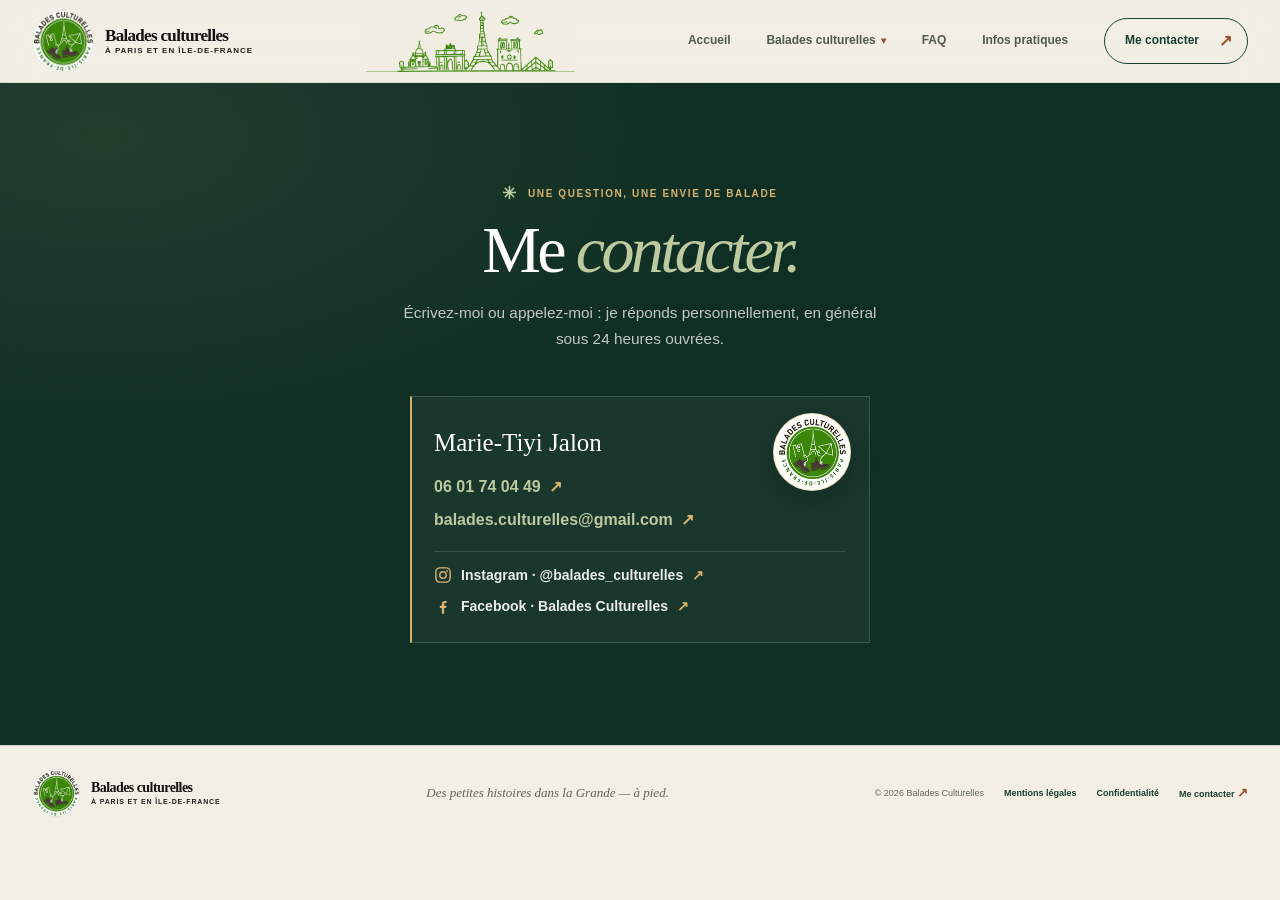
<file: contact.html>
<!doctype html>
<html lang="fr">
<head>
    <meta charset="utf-8">
    <meta name="viewport" content="width=device-width, initial-scale=1, viewport-fit=cover">
    <meta name="theme-color" content="#f3efe5">
    <meta name="description" content="Inscrivez-vous à une balade ou demandez un devis pour une sortie privée, scolaire ou de groupe avec Marie-Tiyi Jalon.">
    <meta name="robots" content="noindex, nofollow">
    <meta property="og:locale" content="fr_FR">
    <meta property="og:type" content="website">
    <meta property="og:title" content="Me contacter — Balades Culturelles">
    <meta property="og:description" content="Inscrivez-vous à une balade ou demandez un devis pour une sortie privée, scolaire ou de groupe avec Marie-Tiyi Jalon.">
    <meta property="og:url" content="https://baladesculturelles.fr/contact.html">
    <meta property="og:image" content="https://baladesculturelles.fr/assets/og-image.jpg">
    <meta property="og:image:width" content="1200">
    <meta property="og:image:height" content="630">
    <meta property="og:image:type" content="image/jpeg">
    <meta property="og:image:alt" content="Balades Culturelles — une rue de Paris bordée de façades anciennes, avec le titre du site.">
    <meta name="twitter:card" content="summary_large_image">
    <meta name="twitter:title" content="Me contacter — Balades Culturelles">
    <meta name="twitter:description" content="Inscrivez-vous à une balade ou demandez un devis pour une sortie privée, scolaire ou de groupe avec Marie-Tiyi Jalon.">
    <meta name="twitter:image" content="https://baladesculturelles.fr/assets/og-image.jpg">
    <meta name="twitter:image:alt" content="Balades Culturelles — une rue de Paris bordée de façades anciennes, avec le titre du site.">
    <title>Me contacter — Balades Culturelles</title>
    <link rel="canonical" href="https://baladesculturelles.fr/contact.html">
    <link rel="icon" href="assets/responsive/logo-96.png" sizes="96x96" type="image/png">
    <link rel="apple-touch-icon" href="assets/responsive/logo-180.png">
    <link rel="preload" as="image" imagesrcset="assets/responsive/hero-guide-480.webp 480w, assets/responsive/hero-guide-800.webp 800w, assets/responsive/hero-guide-1080.webp 1080w" imagesizes="(max-width: 760px) 94vw, (max-width: 980px) 52vw, 620px" type="image/webp">
    <link rel="stylesheet" href="styles.css?v=vitrine-20261117">
    <script src="script.js?v=vitrine-20261117" defer></script>
    <noscript><style>
      .legal-dialog { position: static; display: block; width: auto; max-width: none; max-height: none; border: 0; border-radius: 0; box-shadow: none; }
      .legal-dialog-frame { max-height: none; }
      .legal-dialog-close { display: none; }
      .legal-dialog-body { grid-template-columns: 1fr; }
      .legal-dialog-rail { flex-direction: row; }
      .legal-dialog-content { overflow: visible; }
    </style></noscript>
  </head>
  <body>
    <a class="skip-link" href="#main">Aller au contenu</a>

<header class="site-header" data-header>
      <div class="header-inner section-shell">
        <a class="brand" href="index.html">
          <span class="brand-logo" aria-hidden="true"><img src="assets/responsive/logo-128.png" width="128" height="128" alt="" decoding="async"></span>
          <span class="brand-lockup"><strong>Balades culturelles</strong><small>À Paris et en Île-de-France</small></span>
        </a>
        <span class="header-skyline" aria-hidden="true"><picture><source type="image/webp" srcset="assets/responsive/bandeau-paris-605.webp"><img src="assets/bandeau-paris.png" width="605" height="180" alt="" decoding="async"></picture></span>
        <button class="menu-toggle" type="button" aria-label="Ouvrir le menu" aria-expanded="false" aria-controls="primary-navigation">
          <span></span><span></span>
        </button>
        <nav class="primary-navigation" id="primary-navigation" aria-label="Navigation principale">
          <a href="index.html">Accueil</a>
          <div class="nav-item-dropdown">
            <a href="balades.html" class="nav-dropdown-toggle">Balades culturelles <span class="nav-caret" aria-hidden="true">▾</span></a>
            <div class="nav-subnav" aria-label="Sous-menu Balades culturelles">
              <a href="balades.html#programme">Tout public</a>
              <a href="balades.html#seniors">Seniors</a>
              <a href="balades.html#familles">Familles</a>
              <a href="balades.html#groupes">Groupes &amp; sur mesure</a>
            </div>
          </div>
          <a href="faq.html">FAQ</a>
          <a href="infos-pratiques.html">Infos pratiques</a>
          <a class="nav-cta" href="contact.html">Me contacter <span aria-hidden="true">↗</span></a>
        </nav>
      </div>
    </header>

    <main id="main">
      <section class="contact-section contact-section-solo" id="contact" aria-labelledby="contact-title">
        <div class="section-shell">
          <header class="contact-head">
            <p class="eyebrow eyebrow-light"><span class="eyebrow-mark" aria-hidden="true">✳</span> Une question, une envie de balade</p>
            <h1 id="contact-title" class="contact-title">Me <em>contacter.</em></h1>
            <p class="contact-lead">Écrivez-moi ou appelez-moi&nbsp;: je réponds personnellement, en général sous 24&nbsp;heures ouvrées.</p>
          </header>
          <div class="contact-solo">
            <div class="contact-person">
              <span class="contact-person-seal" aria-hidden="true"><img src="assets/responsive/logo-128.png" width="128" height="128" alt="" decoding="async"></span>
              <strong>Marie-Tiyi Jalon</strong>
              <a href="tel:+33601740449">06&nbsp;01&nbsp;74&nbsp;04&nbsp;49 <span aria-hidden="true">↗</span></a>
              <a href="mailto:balades.culturelles@gmail.com">balades.culturelles@gmail.com <span aria-hidden="true">↗</span></a>
              <div class="social-links">
                <a href="https://www.instagram.com/balades_culturelles/" target="_blank" rel="noopener noreferrer">
                  <svg class="social-icon" viewBox="0 0 24 24" aria-hidden="true" focusable="false"><rect x="2.5" y="2.5" width="19" height="19" rx="5.2" fill="none" stroke="currentColor" stroke-width="1.9"></rect><circle cx="12" cy="12" r="4.3" fill="none" stroke="currentColor" stroke-width="1.9"></circle><circle cx="17.4" cy="6.6" r="1.2" fill="currentColor"></circle></svg>
                  <span>Instagram · @balades_culturelles</span>
                  <span class="social-arrow" aria-hidden="true">↗</span>
                </a>
                <a href="https://www.facebook.com/share/1EWwry21WC/" target="_blank" rel="noopener noreferrer">
                  <svg class="social-icon" viewBox="0 0 24 24" aria-hidden="true" focusable="false"><path d="M13.6 21v-7.8h2.6l.4-3h-3V8.3c0-.9.3-1.5 1.6-1.5H16.8V4.1c-.3 0-1.3-.1-2.4-.1-2.4 0-4 1.4-4 4.1v2.1H7.8v3h2.6V21h3.2Z" fill="currentColor"></path></svg>
                  <span>Facebook · Balades Culturelles</span>
                  <span class="social-arrow" aria-hidden="true">↗</span>
                </a>
              </div>
            </div>
          </div>
        </div>
      </section>


      <dialog class="legal-dialog" id="legal-dialog" aria-labelledby="legal-dialog-title">
        <div class="legal-dialog-frame">
          <header class="legal-dialog-head">
            <p class="eyebrow"><span class="eyebrow-mark" aria-hidden="true">✳</span> Informations juridiques</p>
            <h2 id="legal-dialog-title">Mentions légales &amp; données personnelles</h2>
            <button class="legal-dialog-close" type="button" data-legal-close aria-label="Fermer les informations juridiques">
              <span aria-hidden="true">✕</span>
            </button>
          </header>
          <div class="legal-dialog-body">
            <nav class="legal-dialog-rail" aria-label="Sommaire des informations juridiques">
              <a class="legal-rail-link" href="#legal-mentions" data-legal-jump="mentions">Mentions légales</a>
              <a class="legal-rail-link" href="#legal-confidentialite" data-legal-jump="confidentialite">Confidentialité &amp; données personnelles</a>
              <p class="legal-rail-status"><span>Version de travail</span>Forme juridique, adresse et SIRET restent à valider avant publication.</p>
            </nav>
            <div class="legal-dialog-content">
              <article class="legal-article" id="legal-mentions" data-legal-article="mentions">
                
                <h3>Mentions légales</h3>
                <p class="legal-draft-notice"><strong>À confirmer avant publication :</strong> d’après les informations transmises, l’identité indiquée est « MADAME MARIE-TIYI JALON », SIREN 894 639 921, à Asnières-sur-Seine (92600). La forme juridique exacte, l’adresse complète, et le SIRET de l’établissement restent à vérifier. Le site reste en mode non indexable tant que les mentions ne sont pas complètes.</p>
                <details class="legal-section" open>
                  <summary><span class="legal-section-title">Éditeur du site</span></summary>
                  <div class="legal-section-body">
                    <p><strong>Nom commercial :</strong> Balades Culturelles<br><strong>Éditrice et directrice de la publication :</strong> Marie-Tiyi Jalon<br><strong>Identité juridique communiquée :</strong> MADAME MARIE-TIYI JALON<br><strong>SIREN communiqué :</strong> 894 639 921<br><strong>Commune communiquée :</strong> Asnières-sur-Seine (92600)<br><strong>Contact :</strong> <a href="mailto:balades.culturelles@gmail.com">balades.culturelles@gmail.com</a> · <a href="tel:+33601740449">06 01 74 04 49</a></p>
                <p><strong>À confirmer :</strong> forme juridique exacte, adresse professionnelle complète à publier, SIRET de l’établissement et, si applicable, mentions d’immatriculation au RCS ou au répertoire des métiers.</p>
                  </div>
                </details>
                <details class="legal-section">
                  <summary><span class="legal-section-title">Hébergement</span></summary>
                  <div class="legal-section-body">
                    <p>Le site est hébergé par <strong>OVH SAS</strong>, 2 rue Kellermann, 59100 Roubaix, France — RCS Lille Métropole 424 761 419 — téléphone&nbsp;: 1007 — <a href="https://www.ovhcloud.com/fr/" target="_blank" rel="noopener noreferrer">www.ovhcloud.com</a>. Les serveurs sont situés en France.</p>
                  </div>
                </details>
                <details class="legal-section">
                  <summary><span class="legal-section-title">Propriété intellectuelle</span></summary>
                  <div class="legal-section-body">
                    <p>Les contenus et visuels du site ne peuvent être réutilisés sans autorisation. Les illustrations générées sont des visuels d’ambiance et ne constituent pas des photographies documentaires des lieux.</p>
                  </div>
                </details>
              </article>
                            <article class="legal-article" id="legal-confidentialite" data-legal-article="confidentialite">
                
                <h3>Confidentialité &amp; données personnelles</h3>
                <p class="legal-draft-notice"><strong>Notice à valider avant publication :</strong> les finalités, destinataires et durées ci-dessous décrivent le fonctionnement actuel du site. Restent à confirmer&nbsp;: la forme juridique exacte, l’adresse professionnelle complète et les durées de conservation définitives. Cette notice ne remplace pas une validation juridique.</p>
                <details class="legal-section" open>
                  <summary><span class="legal-section-title">Responsable du traitement</span></summary>
                  <div class="legal-section-body">
                    <p>Le responsable du traitement est <strong>Marie-Tiyi Jalon</strong>, pour Balades Culturelles (identité juridique communiquée&nbsp;: MADAME MARIE-TIYI JALON, SIREN 894 639 921, Asnières-sur-Seine). Pour toute question ou demande relative à vos données&nbsp;: <a href="mailto:balades.culturelles@gmail.com">balades.culturelles@gmail.com</a> ou <a href="tel:+33601740449">06&nbsp;01&nbsp;74&nbsp;04&nbsp;49</a>. Aucun délégué à la protection des données n’a été désigné&nbsp;: les demandes sont traitées directement par l’éditrice.</p>
                  </div>
                </details>
                <details class="legal-section">
                  <summary><span class="legal-section-title">Données collectées</span></summary>
                  <div class="legal-section-body">
                    <p>Le site ne comporte aucun formulaire&nbsp;: il ne recueille aucune donnée personnelle. Lorsque vous me contactez par e-mail ou par téléphone pour vous inscrire ou poser une question, je conserve les informations que vous me transmettez&nbsp;: nom, prénom, adresse e-mail, numéro de téléphone, balade et date choisies, nombre de personnes par tranche tarifaire et précisions éventuelles. Aucun âge exact, aucune donnée de santé ni information sensible concernant les enfants n’est demandé. Aucune donnée bancaire n’est collectée&nbsp;: aucun paiement n’est traité en ligne. Les données techniques de connexion (adresse IP, horodatage, type de navigateur) sont traitées par l’hébergeur, pour la seule fourniture du service et sa sécurité.</p>
                  </div>
                </details>
                <details class="legal-section">
                  <summary><span class="legal-section-title">Finalités et bases légales</span></summary>
                  <div class="legal-section-body">
                    <p>Les données servent à répondre à vos demandes, gérer les inscriptions et le nombre de places, vous transmettre le lieu de rendez-vous, vous prévenir d’un changement ou d’une annulation, et tenir la comptabilité. Ces traitements reposent sur les mesures précontractuelles et l’exécution du contrat (article 6, paragraphe 1, point b du RGPD) et, pour la tenue des justificatifs comptables, sur l’obligation légale (point c). La sécurité du site et la prévention des envois frauduleux reposent sur l’intérêt légitime (point f). Aucune prospection commerciale n’est effectuée, aucune donnée n’est vendue et aucun profilage ni décision automatisée n’est réalisé.</p>
                  </div>
                </details>
                <details class="legal-section">
                  <summary><span class="legal-section-title">Destinataires</span></summary>
                  <div class="legal-section-body">
                    <p>Les données sont accessibles à Marie-Tiyi Jalon et aux prestataires techniques strictement nécessaires&nbsp;: <strong>Google Ireland Limited / Google LLC</strong> pour Gmail, Google Drive, Google Sheets et Google Agenda (échanges par e-mail, suivi des inscriptions, carnet d’adresses privé réservé à l’éditrice), et <strong>OVH SAS</strong> (Roubaix, France) pour l’hébergement du site. Aucun autre destinataire ne reçoit vos données.</p>
                  </div>
                </details>
                <details class="legal-section">
                  <summary><span class="legal-section-title">Transferts hors Union européenne</span></summary>
                  <div class="legal-section-body">
                    <p>Le site est hébergé en France par OVH. Google étant établi aux États-Unis, les données échangées par e-mail ou conservées dans les outils Google peuvent y être transférées ou y transiter. Ces transferts s’appuient sur le cadre de protection des données UE–États-Unis (<em>EU-US Data Privacy Framework</em>) et, à défaut, sur les clauses contractuelles types de la Commission européenne. Les paramètres de localisation des données du compte Google utilisé devront être vérifiés et documentés.</p>
                  </div>
                </details>
                <details class="legal-section">
                  <summary><span class="legal-section-title">Durées de conservation</span></summary>
                  <div class="legal-section-body">
                    <p>Les demandes qui n’aboutissent pas à une inscription sont conservées trois ans à compter du dernier contact. Les inscriptions (nom, coordonnées, balade, date) sont conservées trois ans après la date de la balade, afin de gérer les réclamations et de justifier la prestation. Les pièces comptables sont conservées dix ans conformément à l’obligation légale. Le carnet d’adresses privé suit la même durée que l’inscription correspondante. Au-delà de ces durées, les données sont supprimées.</p>
                  </div>
                </details>
                <details class="legal-section">
                  <summary><span class="legal-section-title">Cookies et traceurs</span></summary>
                  <div class="legal-section-body">
                    <p><strong>Le site n’utilise aucun cookie.</strong> Aucun outil de mesure d’audience, aucun pixel publicitaire et aucun contenu tiers embarqué (vidéo, carte, réseau social) n’y est intégré&nbsp;: les liens vers Instagram et Facebook sont de simples liens, et aucune donnée n’est transmise à ces réseaux avant un clic. Aucune donnée n’est enregistrée dans votre navigateur. Aucun consentement préalable n’est donc requis et aucun bandeau cookies n’est affiché&nbsp;; si un outil de mesure d’audience ou un contenu tiers était ajouté, un dispositif de consentement serait mis en place.</p>
                  </div>
                </details>
                <details class="legal-section">
                  <summary><span class="legal-section-title">Vos droits</span></summary>
                  <div class="legal-section-body">
                    <p>Vous pouvez demander l’accès à vos données, leur rectification ou leur effacement, la limitation du traitement, vous opposer au traitement et, lorsque les conditions légales sont réunies, obtenir leur portabilité. Vous pouvez également définir des directives relatives au sort de vos données après votre décès. Ces droits s’exercent par e-mail à <a href="mailto:balades.culturelles@gmail.com">balades.culturelles@gmail.com</a> ou par téléphone au <a href="tel:+33601740449">06&nbsp;01&nbsp;74&nbsp;04&nbsp;49</a>&nbsp;; une réponse vous sera apportée dans un délai d’un mois. Les coordonnées indispensables à une inscription sont nécessaires pour la traiter&nbsp;: sans elles, l’inscription ne peut pas être enregistrée. Si vous estimez, après nous avoir contactés, que vos droits ne sont pas respectés, vous pouvez adresser une réclamation à la <a href="https://www.cnil.fr" target="_blank" rel="noopener noreferrer">CNIL</a> (3 place de Fontenoy, TSA 80715, 75334 Paris Cedex 07).</p>
                  </div>
                </details>
                <details class="legal-section">
                  <summary><span class="legal-section-title">Sécurité</span></summary>
                  <div class="legal-section-body">
                    <p>Le site public est servi en HTTPS. L’accès aux inscriptions est limité à l’éditrice et protégé par les mécanismes d’authentification du compte Google qui les héberge&nbsp;; la validation en deux étapes de ce compte est indispensable. Aucun paiement n’étant traité en ligne, aucune donnée bancaire ne circule sur le site. Les échanges par e-mail n’étant jamais totalement sécurisés, il est recommandé de ne pas transmettre de données sensibles par ce canal.</p>
                  </div>
                </details>
                <details class="legal-section">
                  <summary><span class="legal-section-title">Mineurs</span></summary>
                  <div class="legal-section-body">
                    <p>Les inscriptions concernant des enfants sont effectuées par un adulte responsable, qui fournit ses propres coordonnées. Seul le nombre de participants par tranche d’âge est enregistré&nbsp;: aucune donnée propre à un enfant n’est collectée.</p>
                  </div>
                </details>
                <details class="legal-section">
                  <summary><span class="legal-section-title">Évolution de cette notice</span></summary>
                  <div class="legal-section-body">
                    <p>Cette notice peut être mise à jour pour tenir compte d’un changement de prestataire, d’hébergement ou de réglementation. La version en ligne au moment de votre inscription est celle qui s’applique.</p>
                  </div>
                </details>
              </article>
            </div>
          </div>
        </div>
      </dialog>

    </main>

<footer class="site-footer">
      <div class="footer-inner section-shell">
        <a class="brand footer-brand" href="index.html">
          <span class="brand-logo" aria-hidden="true"><img src="assets/responsive/logo-128.png" width="128" height="128" alt="" decoding="async"></span>
          <span class="brand-lockup"><strong>Balades culturelles</strong><small>À Paris et en Île-de-France</small></span>
        </a>
        <p>Des petites histoires dans la Grande — à pied.</p>
        <div class="footer-meta"><span>© <span data-year>2026</span> Balades Culturelles</span><a href="#legal-mentions" data-legal-open="mentions">Mentions légales</a><a href="#legal-confidentialite" data-legal-open="confidentialite">Confidentialité</a><a href="contact.html">Me contacter <span aria-hidden="true">↗</span></a></div>
      </div>
    </footer>
  </body>
</html>
</file>
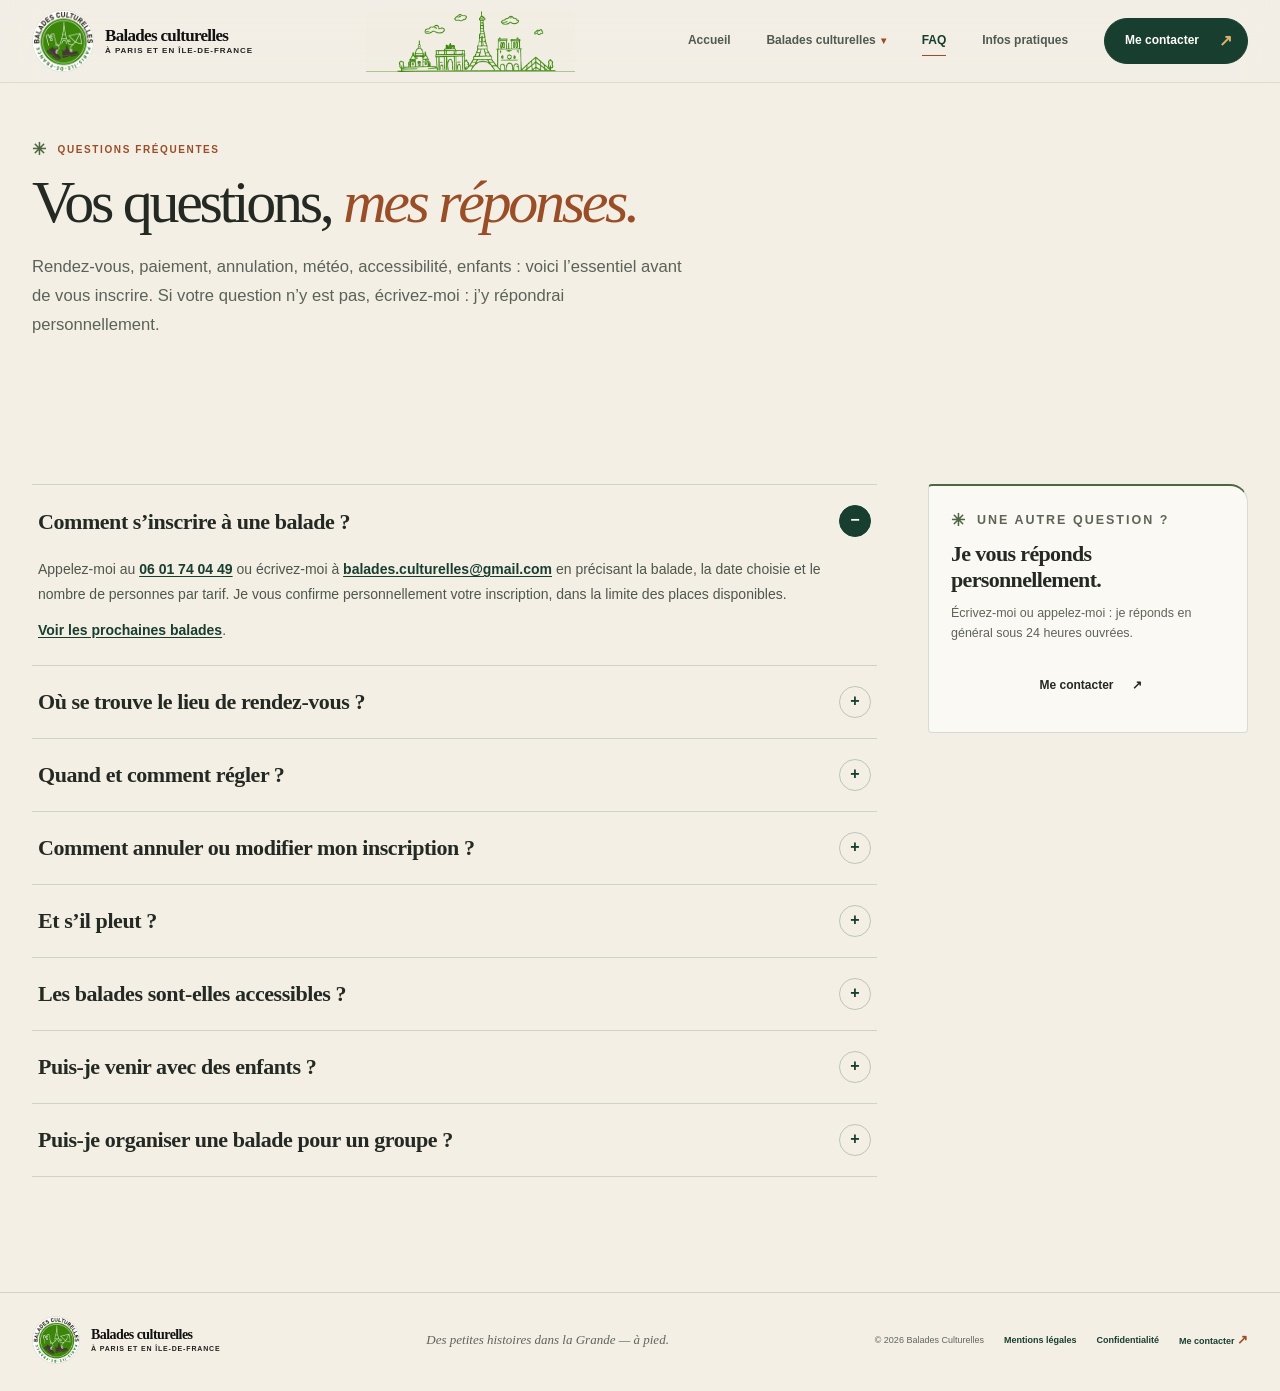
<file: faq.html>
<!doctype html>
<html lang="fr">
<head>
    <meta charset="utf-8">
    <meta name="viewport" content="width=device-width, initial-scale=1, viewport-fit=cover">
    <meta name="theme-color" content="#f3efe5">
    <meta name="description" content="Rendez-vous, paiement, annulation, météo, accessibilité, enfants : les réponses aux questions les plus fréquentes avant de vous inscrire une balade.">
    <meta name="robots" content="noindex, nofollow">
    <meta property="og:locale" content="fr_FR">
    <meta property="og:type" content="website">
    <meta property="og:title" content="Questions fréquentes — Balades Culturelles">
    <meta property="og:description" content="Rendez-vous, paiement, annulation, météo, accessibilité, enfants : les réponses avant de vous inscrire.">
    <meta property="og:url" content="https://baladesculturelles.fr/faq.html">
    <meta property="og:image" content="https://baladesculturelles.fr/assets/og-image.jpg">
    <meta property="og:image:width" content="1200">
    <meta property="og:image:height" content="630">
    <meta property="og:image:type" content="image/jpeg">
    <meta property="og:image:alt" content="Balades Culturelles — une rue de Paris bordée de façades anciennes, avec le titre du site.">
    <meta name="twitter:card" content="summary_large_image">
    <meta name="twitter:title" content="Questions fréquentes — Balades Culturelles">
    <meta name="twitter:description" content="Rendez-vous, paiement, annulation, météo, accessibilité, enfants : les réponses avant de vous inscrire.">
    <meta name="twitter:image" content="https://baladesculturelles.fr/assets/og-image.jpg">
    <meta name="twitter:image:alt" content="Balades Culturelles — une rue de Paris bordée de façades anciennes, avec le titre du site.">
    <title>Questions fréquentes — Balades Culturelles</title>
    <link rel="canonical" href="https://baladesculturelles.fr/faq.html">
    <link rel="icon" href="assets/responsive/logo-96.png" sizes="96x96" type="image/png">
    <link rel="apple-touch-icon" href="assets/responsive/logo-180.png">
    <link rel="preload" as="image" imagesrcset="assets/responsive/hero-guide-480.webp 480w, assets/responsive/hero-guide-800.webp 800w, assets/responsive/hero-guide-1080.webp 1080w" imagesizes="(max-width: 760px) 94vw, (max-width: 980px) 52vw, 620px" type="image/webp">
    <link rel="stylesheet" href="styles.css?v=vitrine-20261117">
    <script src="script.js?v=vitrine-20261117" defer></script>
    <noscript><style>
      .legal-dialog { position: static; display: block; width: auto; max-width: none; max-height: none; border: 0; border-radius: 0; box-shadow: none; }
      .legal-dialog-frame { max-height: none; }
      .legal-dialog-close { display: none; }
      .legal-dialog-body { grid-template-columns: 1fr; }
      .legal-dialog-rail { flex-direction: row; }
      .legal-dialog-content { overflow: visible; }
    </style></noscript>
  </head>
  <body>
    <a class="skip-link" href="#main">Aller au contenu</a>

<header class="site-header" data-header>
      <div class="header-inner section-shell">
        <a class="brand" href="index.html">
          <span class="brand-logo" aria-hidden="true"><img src="assets/responsive/logo-128.png" width="128" height="128" alt="" decoding="async"></span>
          <span class="brand-lockup"><strong>Balades culturelles</strong><small>À Paris et en Île-de-France</small></span>
        </a>
        <span class="header-skyline" aria-hidden="true"><picture><source type="image/webp" srcset="assets/responsive/bandeau-paris-605.webp"><img src="assets/bandeau-paris.png" width="605" height="180" alt="" decoding="async"></picture></span>
        <button class="menu-toggle" type="button" aria-label="Ouvrir le menu" aria-expanded="false" aria-controls="primary-navigation">
          <span></span><span></span>
        </button>
        <nav class="primary-navigation" id="primary-navigation" aria-label="Navigation principale">
          <a href="index.html">Accueil</a>
          <div class="nav-item-dropdown">
            <a href="balades.html" class="nav-dropdown-toggle">Balades culturelles <span class="nav-caret" aria-hidden="true">▾</span></a>
            <div class="nav-subnav" aria-label="Sous-menu Balades culturelles">
              <a href="balades.html#programme">Tout public</a>
              <a href="balades.html#seniors">Seniors</a>
              <a href="balades.html#familles">Familles</a>
              <a href="balades.html#groupes">Groupes &amp; sur mesure</a>
            </div>
          </div>
          <a href="faq.html">FAQ</a>
          <a href="infos-pratiques.html">Infos pratiques</a>
          <a class="nav-cta" href="contact.html">Me contacter <span aria-hidden="true">↗</span></a>
        </nav>
      </div>
    </header>

    <main id="main">
      <section class="page-intro section-shell" aria-labelledby="page-title">
        <p class="eyebrow"><span class="eyebrow-mark" aria-hidden="true">✳</span> Questions fréquentes</p>
        <h1 id="page-title">Vos questions, <em>mes réponses.</em></h1>
        <p class="page-intro-lead">Rendez-vous, paiement, annulation, météo, accessibilité, enfants&nbsp;: voici l’essentiel avant de vous inscrire. Si votre question n’y est pas, écrivez-moi&nbsp;: j’y répondrai personnellement.</p>
      </section>

      <section class="faq section-space" id="faq" aria-label="Questions fréquentes">
        <div class="section-shell faq-layout">
          <div class="faq-list">
            <details class="faq-item" open>
              <summary><h2>Comment s’inscrire à une balade&nbsp;?</h2></summary>
              <div class="faq-answer">
                <p>Appelez-moi au <a href="tel:+33601740449">06&nbsp;01&nbsp;74&nbsp;04&nbsp;49</a> ou écrivez-moi à <a href="mailto:balades.culturelles@gmail.com">balades.culturelles@gmail.com</a> en précisant la balade, la date choisie et le nombre de personnes par tarif. Je vous confirme personnellement votre inscription, dans la limite des places disponibles.</p>
                <p><a href="balades.html#programme">Voir les prochaines balades</a>.</p>
              </div>
            </details>

            <details class="faq-item">
              <summary><h2>Où se trouve le lieu de rendez-vous&nbsp;?</h2></summary>
              <div class="faq-answer">
                <p>Le point de rendez-vous précis, avec l’adresse et un repère visible sur place, vous est envoyé par e-mail au moment de votre inscription. Vous n’avez donc rien à chercher à l’avance&nbsp;: présentez-vous simplement 10 minutes avant l’heure indiquée.</p>
                <p>Les balades ont lieu à Paris et en Île-de-France. Si vous venez en transport, le lieu de rendez-vous est toujours choisi à proximité d’une station de métro.</p>
              </div>
            </details>

            <details class="faq-item">
              <summary><h2>Quand et comment régler&nbsp;?</h2></summary>
              <div class="faq-answer">
                <p>Aucun paiement n’a lieu sur ce site. Le règlement se fait par virement bancaire ou en espèces. Le montant, calculé selon les différents tarifs, vous est indiqué lors de votre inscription.</p>
                <p><a href="infos-pratiques.html">Voir les tarifs</a>.</p>
              </div>
            </details>

            <details class="faq-item">
              <summary><h2>Comment annuler ou modifier mon inscription&nbsp;?</h2></summary>
              <div class="faq-answer">
                <p>Écrivez à <a href="mailto:balades.culturelles@gmail.com">balades.culturelles@gmail.com</a> ou appelez le <a href="tel:+33601740449">06&nbsp;01&nbsp;74&nbsp;04&nbsp;49</a> en rappelant votre nom, la balade et la date.</p>
                <p><strong>Annulation de votre part&nbsp;:</strong> Prévenez-moi dès que possible (de préférence 48&nbsp;h avant la balade). Les places libérées sont proposées à d’autres personnes.</p>
                <p><strong>Annulation de ma part</strong> (météo dangereuse, imprévu)&nbsp;: vous choisissez entre un report sur une autre date et le remboursement intégral de ce que vous avez réglé.</p>
              </div>
            </details>

            <details class="faq-item">
              <summary><h2>Et s’il pleut&nbsp;?</h2></summary>
              <div class="faq-answer">
                <p>Une averse ou un ciel couvert ne font pas annuler une balade&nbsp;: prévoyez simplement un vêtement adapté et de bonnes chaussures. En cas de conditions réellement dangereuses (orage, verglas, canicule), je vous préviendrai par e-mail et par téléphone au plus tard le matin de la balade.</p>
                <p>Dans ce cas, vous choisissez&nbsp;: report sur une autre date ou remboursement intégral.</p>
              </div>
            </details>

            <details class="faq-item">
              <summary><h2>Les balades sont-elles accessibles&nbsp;?</h2></summary>
              <div class="faq-answer">
                <p>Les parcours se font en extérieur, sur trottoirs et pavés, et comportent parfois quelques marches ou un terrain irrégulier. Le rythme reste tranquille, avec des arrêts fréquents.</p>
                <p>Si vous venez en fauteuil ou avec une poussette, écrivez-moi avant de vous inscrire&nbsp;: nous choisirons ensemble une balade adaptée. Pour les groupes de seniors, le rythme est adapté et les pauses régulières sur le parcours.</p>
              </div>
            </details>

            <details class="faq-item">
              <summary><h2>Puis-je venir avec des enfants&nbsp;?</h2></summary>
              <div class="faq-answer">
                <p>Les balades familles, le mercredi, sont spécialement pensées pour eux, avec des histoires et des énigmes. <a href="balades.html#familles">Voir les balades familles</a>.</p>
                <p>Un enfant ne peut pas s’inscrire seul&nbsp;: il doit être accompagné d’un adulte responsable de lui, qui le garde sous sa responsabilité pendant toute la durée de la balade. Les parents, grands-parents, baby-sitters majeurs et nourrices sont les bienvenus.</p>
              </div>
            </details>

            <details class="faq-item">
              <summary><h2>Puis-je organiser une balade pour un groupe&nbsp;?</h2></summary>
              <div class="faq-answer">
                <p>Oui, bien sûr. Tous les groupes de seniors, d’amis, de familles, de scolaires, d’associations et d’entreprises sont les bienvenus.</p>
                <p>Chaque balade sur demande s’adapte à votre public, à votre rythme et aux lieux que vous souhaitez découvrir.</p>
                <p><a href="contact.html" data-walk="Une balade privée ou de groupe">Demander un tarif sur mesure</a></p>
              </div>
            </details>
          </div>

          <aside class="faq-help" aria-label="Poser une autre question">
            <p class="eyebrow"><span class="eyebrow-mark" aria-hidden="true">✳</span> Une autre question&nbsp;?</p>
            <h2>Je vous réponds personnellement.</h2>
            <p>Écrivez-moi ou appelez-moi&nbsp;: je réponds en général sous 24&nbsp;heures ouvrées.</p>
            <a class="button" href="contact.html">Me contacter <span aria-hidden="true">↗</span></a>
          </aside>
        </div>
      </section>


      <dialog class="legal-dialog" id="legal-dialog" aria-labelledby="legal-dialog-title">
        <div class="legal-dialog-frame">
          <header class="legal-dialog-head">
            <p class="eyebrow"><span class="eyebrow-mark" aria-hidden="true">✳</span> Informations juridiques</p>
            <h2 id="legal-dialog-title">Mentions légales &amp; données personnelles</h2>
            <button class="legal-dialog-close" type="button" data-legal-close aria-label="Fermer les informations juridiques">
              <span aria-hidden="true">✕</span>
            </button>
          </header>
          <div class="legal-dialog-body">
            <nav class="legal-dialog-rail" aria-label="Sommaire des informations juridiques">
              <a class="legal-rail-link" href="#legal-mentions" data-legal-jump="mentions">Mentions légales</a>
              <a class="legal-rail-link" href="#legal-confidentialite" data-legal-jump="confidentialite">Confidentialité &amp; données personnelles</a>
              <p class="legal-rail-status"><span>Version de travail</span>Forme juridique, adresse et SIRET restent à valider avant publication.</p>
            </nav>
            <div class="legal-dialog-content">
              <article class="legal-article" id="legal-mentions" data-legal-article="mentions">
                
                <h3>Mentions légales</h3>
                <p class="legal-draft-notice"><strong>À confirmer avant publication :</strong> d’après les informations transmises, l’identité indiquée est « MADAME MARIE-TIYI JALON », SIREN 894 639 921, à Asnières-sur-Seine (92600). La forme juridique exacte, l’adresse complète, et le SIRET de l’établissement restent à vérifier. Le site reste en mode non indexable tant que les mentions ne sont pas complètes.</p>
                <details class="legal-section" open>
                  <summary><span class="legal-section-title">Éditeur du site</span></summary>
                  <div class="legal-section-body">
                    <p><strong>Nom commercial :</strong> Balades Culturelles<br><strong>Éditrice et directrice de la publication :</strong> Marie-Tiyi Jalon<br><strong>Identité juridique communiquée :</strong> MADAME MARIE-TIYI JALON<br><strong>SIREN communiqué :</strong> 894 639 921<br><strong>Commune communiquée :</strong> Asnières-sur-Seine (92600)<br><strong>Contact :</strong> <a href="mailto:balades.culturelles@gmail.com">balades.culturelles@gmail.com</a> · <a href="tel:+33601740449">06 01 74 04 49</a></p>
                <p><strong>À confirmer :</strong> forme juridique exacte, adresse professionnelle complète à publier, SIRET de l’établissement et, si applicable, mentions d’immatriculation au RCS ou au répertoire des métiers.</p>
                  </div>
                </details>
                <details class="legal-section">
                  <summary><span class="legal-section-title">Hébergement</span></summary>
                  <div class="legal-section-body">
                    <p>Le site est hébergé par <strong>OVH SAS</strong>, 2 rue Kellermann, 59100 Roubaix, France — RCS Lille Métropole 424 761 419 — téléphone&nbsp;: 1007 — <a href="https://www.ovhcloud.com/fr/" target="_blank" rel="noopener noreferrer">www.ovhcloud.com</a>. Les serveurs sont situés en France.</p>
                  </div>
                </details>
                <details class="legal-section">
                  <summary><span class="legal-section-title">Propriété intellectuelle</span></summary>
                  <div class="legal-section-body">
                    <p>Les contenus et visuels du site ne peuvent être réutilisés sans autorisation. Les illustrations générées sont des visuels d’ambiance et ne constituent pas des photographies documentaires des lieux.</p>
                  </div>
                </details>
              </article>
                            <article class="legal-article" id="legal-confidentialite" data-legal-article="confidentialite">
                
                <h3>Confidentialité &amp; données personnelles</h3>
                <p class="legal-draft-notice"><strong>Notice à valider avant publication :</strong> les finalités, destinataires et durées ci-dessous décrivent le fonctionnement actuel du site. Restent à confirmer&nbsp;: la forme juridique exacte, l’adresse professionnelle complète et les durées de conservation définitives. Cette notice ne remplace pas une validation juridique.</p>
                <details class="legal-section" open>
                  <summary><span class="legal-section-title">Responsable du traitement</span></summary>
                  <div class="legal-section-body">
                    <p>Le responsable du traitement est <strong>Marie-Tiyi Jalon</strong>, pour Balades Culturelles (identité juridique communiquée&nbsp;: MADAME MARIE-TIYI JALON, SIREN 894 639 921, Asnières-sur-Seine). Pour toute question ou demande relative à vos données&nbsp;: <a href="mailto:balades.culturelles@gmail.com">balades.culturelles@gmail.com</a> ou <a href="tel:+33601740449">06&nbsp;01&nbsp;74&nbsp;04&nbsp;49</a>. Aucun délégué à la protection des données n’a été désigné&nbsp;: les demandes sont traitées directement par l’éditrice.</p>
                  </div>
                </details>
                <details class="legal-section">
                  <summary><span class="legal-section-title">Données collectées</span></summary>
                  <div class="legal-section-body">
                    <p>Le site ne comporte aucun formulaire&nbsp;: il ne recueille aucune donnée personnelle. Lorsque vous me contactez par e-mail ou par téléphone pour vous inscrire ou poser une question, je conserve les informations que vous me transmettez&nbsp;: nom, prénom, adresse e-mail, numéro de téléphone, balade et date choisies, nombre de personnes par tranche tarifaire et précisions éventuelles. Aucun âge exact, aucune donnée de santé ni information sensible concernant les enfants n’est demandé. Aucune donnée bancaire n’est collectée&nbsp;: aucun paiement n’est traité en ligne. Les données techniques de connexion (adresse IP, horodatage, type de navigateur) sont traitées par l’hébergeur, pour la seule fourniture du service et sa sécurité.</p>
                  </div>
                </details>
                <details class="legal-section">
                  <summary><span class="legal-section-title">Finalités et bases légales</span></summary>
                  <div class="legal-section-body">
                    <p>Les données servent à répondre à vos demandes, gérer les inscriptions et le nombre de places, vous transmettre le lieu de rendez-vous, vous prévenir d’un changement ou d’une annulation, et tenir la comptabilité. Ces traitements reposent sur les mesures précontractuelles et l’exécution du contrat (article 6, paragraphe 1, point b du RGPD) et, pour la tenue des justificatifs comptables, sur l’obligation légale (point c). La sécurité du site et la prévention des envois frauduleux reposent sur l’intérêt légitime (point f). Aucune prospection commerciale n’est effectuée, aucune donnée n’est vendue et aucun profilage ni décision automatisée n’est réalisé.</p>
                  </div>
                </details>
                <details class="legal-section">
                  <summary><span class="legal-section-title">Destinataires</span></summary>
                  <div class="legal-section-body">
                    <p>Les données sont accessibles à Marie-Tiyi Jalon et aux prestataires techniques strictement nécessaires&nbsp;: <strong>Google Ireland Limited / Google LLC</strong> pour Gmail, Google Drive, Google Sheets et Google Agenda (échanges par e-mail, suivi des inscriptions, carnet d’adresses privé réservé à l’éditrice), et <strong>OVH SAS</strong> (Roubaix, France) pour l’hébergement du site. Aucun autre destinataire ne reçoit vos données.</p>
                  </div>
                </details>
                <details class="legal-section">
                  <summary><span class="legal-section-title">Transferts hors Union européenne</span></summary>
                  <div class="legal-section-body">
                    <p>Le site est hébergé en France par OVH. Google étant établi aux États-Unis, les données échangées par e-mail ou conservées dans les outils Google peuvent y être transférées ou y transiter. Ces transferts s’appuient sur le cadre de protection des données UE–États-Unis (<em>EU-US Data Privacy Framework</em>) et, à défaut, sur les clauses contractuelles types de la Commission européenne. Les paramètres de localisation des données du compte Google utilisé devront être vérifiés et documentés.</p>
                  </div>
                </details>
                <details class="legal-section">
                  <summary><span class="legal-section-title">Durées de conservation</span></summary>
                  <div class="legal-section-body">
                    <p>Les demandes qui n’aboutissent pas à une inscription sont conservées trois ans à compter du dernier contact. Les inscriptions (nom, coordonnées, balade, date) sont conservées trois ans après la date de la balade, afin de gérer les réclamations et de justifier la prestation. Les pièces comptables sont conservées dix ans conformément à l’obligation légale. Le carnet d’adresses privé suit la même durée que l’inscription correspondante. Au-delà de ces durées, les données sont supprimées.</p>
                  </div>
                </details>
                <details class="legal-section">
                  <summary><span class="legal-section-title">Cookies et traceurs</span></summary>
                  <div class="legal-section-body">
                    <p><strong>Le site n’utilise aucun cookie.</strong> Aucun outil de mesure d’audience, aucun pixel publicitaire et aucun contenu tiers embarqué (vidéo, carte, réseau social) n’y est intégré&nbsp;: les liens vers Instagram et Facebook sont de simples liens, et aucune donnée n’est transmise à ces réseaux avant un clic. Aucune donnée n’est enregistrée dans votre navigateur. Aucun consentement préalable n’est donc requis et aucun bandeau cookies n’est affiché&nbsp;; si un outil de mesure d’audience ou un contenu tiers était ajouté, un dispositif de consentement serait mis en place.</p>
                  </div>
                </details>
                <details class="legal-section">
                  <summary><span class="legal-section-title">Vos droits</span></summary>
                  <div class="legal-section-body">
                    <p>Vous pouvez demander l’accès à vos données, leur rectification ou leur effacement, la limitation du traitement, vous opposer au traitement et, lorsque les conditions légales sont réunies, obtenir leur portabilité. Vous pouvez également définir des directives relatives au sort de vos données après votre décès. Ces droits s’exercent par e-mail à <a href="mailto:balades.culturelles@gmail.com">balades.culturelles@gmail.com</a> ou par téléphone au <a href="tel:+33601740449">06&nbsp;01&nbsp;74&nbsp;04&nbsp;49</a>&nbsp;; une réponse vous sera apportée dans un délai d’un mois. Les coordonnées indispensables à une inscription sont nécessaires pour la traiter&nbsp;: sans elles, l’inscription ne peut pas être enregistrée. Si vous estimez, après nous avoir contactés, que vos droits ne sont pas respectés, vous pouvez adresser une réclamation à la <a href="https://www.cnil.fr" target="_blank" rel="noopener noreferrer">CNIL</a> (3 place de Fontenoy, TSA 80715, 75334 Paris Cedex 07).</p>
                  </div>
                </details>
                <details class="legal-section">
                  <summary><span class="legal-section-title">Sécurité</span></summary>
                  <div class="legal-section-body">
                    <p>Le site public est servi en HTTPS. L’accès aux inscriptions est limité à l’éditrice et protégé par les mécanismes d’authentification du compte Google qui les héberge&nbsp;; la validation en deux étapes de ce compte est indispensable. Aucun paiement n’étant traité en ligne, aucune donnée bancaire ne circule sur le site. Les échanges par e-mail n’étant jamais totalement sécurisés, il est recommandé de ne pas transmettre de données sensibles par ce canal.</p>
                  </div>
                </details>
                <details class="legal-section">
                  <summary><span class="legal-section-title">Mineurs</span></summary>
                  <div class="legal-section-body">
                    <p>Les inscriptions concernant des enfants sont effectuées par un adulte responsable, qui fournit ses propres coordonnées. Seul le nombre de participants par tranche d’âge est enregistré&nbsp;: aucune donnée propre à un enfant n’est collectée.</p>
                  </div>
                </details>
                <details class="legal-section">
                  <summary><span class="legal-section-title">Évolution de cette notice</span></summary>
                  <div class="legal-section-body">
                    <p>Cette notice peut être mise à jour pour tenir compte d’un changement de prestataire, d’hébergement ou de réglementation. La version en ligne au moment de votre inscription est celle qui s’applique.</p>
                  </div>
                </details>
              </article>
            </div>
          </div>
        </div>
      </dialog>

    </main>

<footer class="site-footer">
      <div class="footer-inner section-shell">
        <a class="brand footer-brand" href="index.html">
          <span class="brand-logo" aria-hidden="true"><img src="assets/responsive/logo-128.png" width="128" height="128" alt="" decoding="async"></span>
          <span class="brand-lockup"><strong>Balades culturelles</strong><small>À Paris et en Île-de-France</small></span>
        </a>
        <p>Des petites histoires dans la Grande — à pied.</p>
        <div class="footer-meta"><span>© <span data-year>2026</span> Balades Culturelles</span><a href="#legal-mentions" data-legal-open="mentions">Mentions légales</a><a href="#legal-confidentialite" data-legal-open="confidentialite">Confidentialité</a><a href="contact.html">Me contacter <span aria-hidden="true">↗</span></a></div>
      </div>
    </footer>
  </body>
</html>
</file>
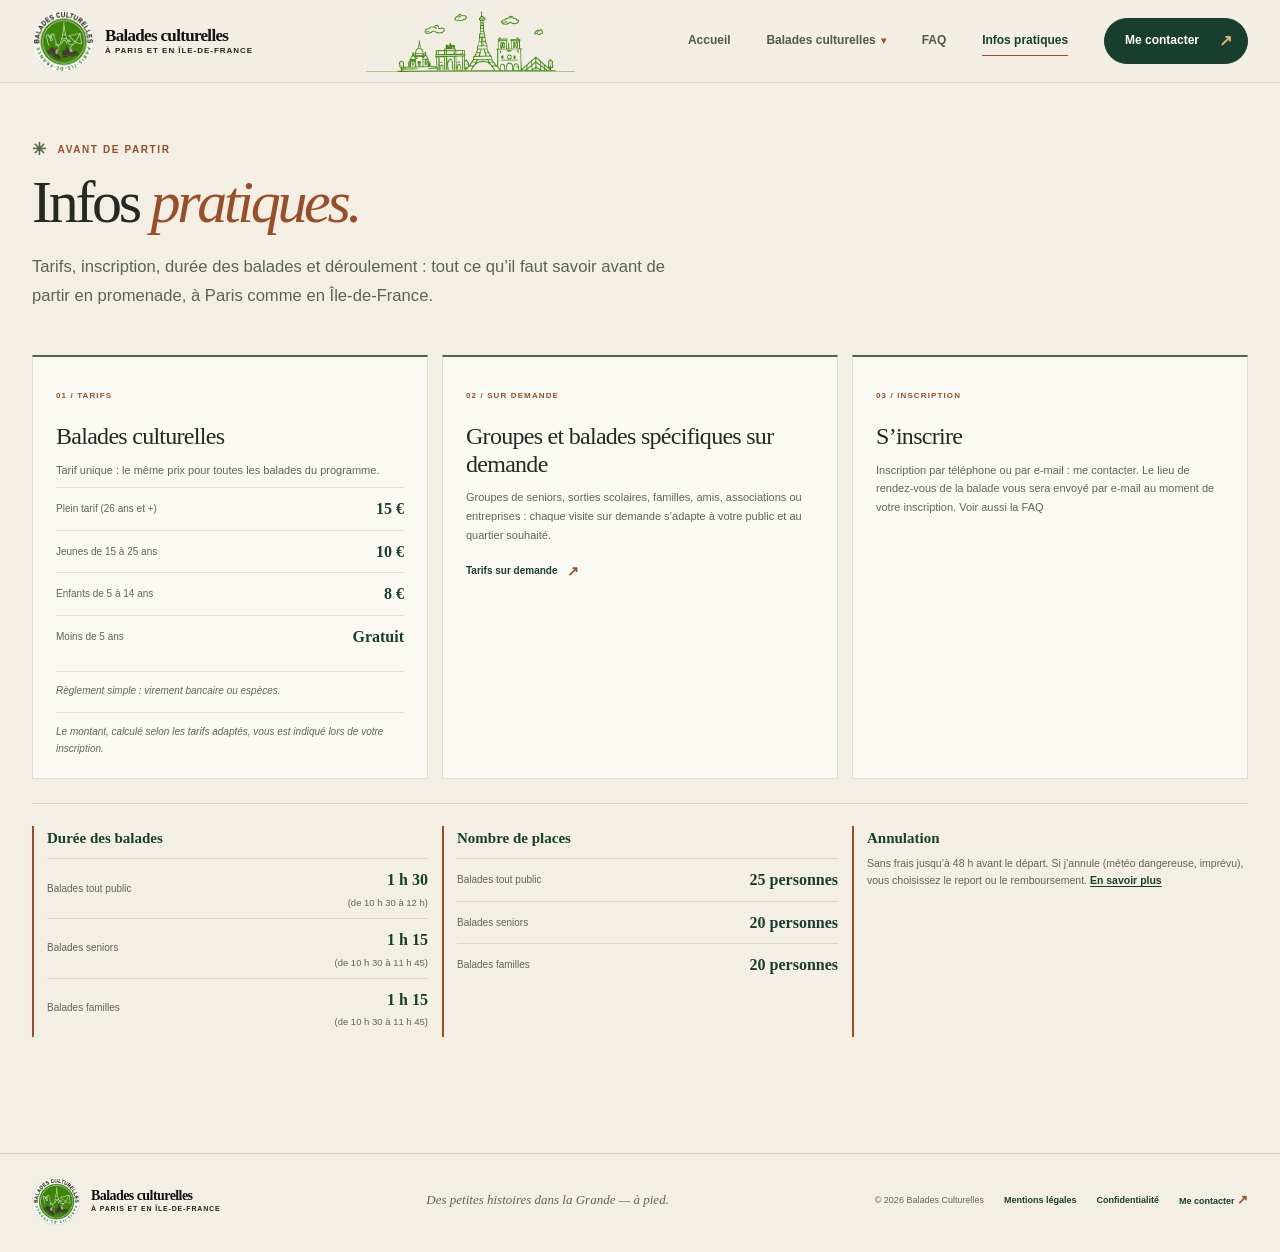
<file: infos-pratiques.html>
<!doctype html>
<html lang="fr">
<head>
    <meta charset="utf-8">
    <meta name="viewport" content="width=device-width, initial-scale=1, viewport-fit=cover">
    <meta name="theme-color" content="#f3efe5">
    <meta name="description" content="Tarifs, inscription, durée, rendez-vous et déroulé des balades culturelles à Paris et en Île-de-France.">
    <meta name="robots" content="noindex, nofollow">
    <meta property="og:locale" content="fr_FR">
    <meta property="og:type" content="website">
    <meta property="og:title" content="Infos pratiques — Balades Culturelles">
    <meta property="og:description" content="Tarifs, inscription, durée, rendez-vous et déroulé des balades culturelles à Paris et en Île-de-France.">
    <meta property="og:url" content="https://baladesculturelles.fr/infos-pratiques.html">
    <meta property="og:image" content="https://baladesculturelles.fr/assets/og-image.jpg">
    <meta property="og:image:width" content="1200">
    <meta property="og:image:height" content="630">
    <meta property="og:image:type" content="image/jpeg">
    <meta property="og:image:alt" content="Balades Culturelles — une rue de Paris bordée de façades anciennes, avec le titre du site.">
    <meta name="twitter:card" content="summary_large_image">
    <meta name="twitter:title" content="Infos pratiques — Balades Culturelles">
    <meta name="twitter:description" content="Tarifs, inscription, durée, rendez-vous et déroulé des balades culturelles à Paris et en Île-de-France.">
    <meta name="twitter:image" content="https://baladesculturelles.fr/assets/og-image.jpg">
    <meta name="twitter:image:alt" content="Balades Culturelles — une rue de Paris bordée de façades anciennes, avec le titre du site.">
    <title>Infos pratiques — Balades Culturelles</title>
    <link rel="canonical" href="https://baladesculturelles.fr/infos-pratiques.html">
    <link rel="icon" href="assets/responsive/logo-96.png" sizes="96x96" type="image/png">
    <link rel="apple-touch-icon" href="assets/responsive/logo-180.png">
    <link rel="preload" as="image" imagesrcset="assets/responsive/hero-guide-480.webp 480w, assets/responsive/hero-guide-800.webp 800w, assets/responsive/hero-guide-1080.webp 1080w" imagesizes="(max-width: 760px) 94vw, (max-width: 980px) 52vw, 620px" type="image/webp">
    <link rel="stylesheet" href="styles.css?v=vitrine-20261117">
    <script src="script.js?v=vitrine-20261117" defer></script>
    <noscript><style>
      .legal-dialog { position: static; display: block; width: auto; max-width: none; max-height: none; border: 0; border-radius: 0; box-shadow: none; }
      .legal-dialog-frame { max-height: none; }
      .legal-dialog-close { display: none; }
      .legal-dialog-body { grid-template-columns: 1fr; }
      .legal-dialog-rail { flex-direction: row; }
      .legal-dialog-content { overflow: visible; }
    </style></noscript>
  </head>
  <body>
    <a class="skip-link" href="#main">Aller au contenu</a>

<header class="site-header" data-header>
      <div class="header-inner section-shell">
        <a class="brand" href="index.html">
          <span class="brand-logo" aria-hidden="true"><img src="assets/responsive/logo-128.png" width="128" height="128" alt="" decoding="async"></span>
          <span class="brand-lockup"><strong>Balades culturelles</strong><small>À Paris et en Île-de-France</small></span>
        </a>
        <span class="header-skyline" aria-hidden="true"><picture><source type="image/webp" srcset="assets/responsive/bandeau-paris-605.webp"><img src="assets/bandeau-paris.png" width="605" height="180" alt="" decoding="async"></picture></span>
        <button class="menu-toggle" type="button" aria-label="Ouvrir le menu" aria-expanded="false" aria-controls="primary-navigation">
          <span></span><span></span>
        </button>
        <nav class="primary-navigation" id="primary-navigation" aria-label="Navigation principale">
          <a href="index.html">Accueil</a>
          <div class="nav-item-dropdown">
            <a href="balades.html" class="nav-dropdown-toggle">Balades culturelles <span class="nav-caret" aria-hidden="true">▾</span></a>
            <div class="nav-subnav" aria-label="Sous-menu Balades culturelles">
              <a href="balades.html#programme">Tout public</a>
              <a href="balades.html#seniors">Seniors</a>
              <a href="balades.html#familles">Familles</a>
              <a href="balades.html#groupes">Groupes &amp; sur mesure</a>
            </div>
          </div>
          <a href="faq.html">FAQ</a>
          <a href="infos-pratiques.html">Infos pratiques</a>
          <a class="nav-cta" href="contact.html">Me contacter <span aria-hidden="true">↗</span></a>
        </nav>
      </div>
    </header>

    <main id="main">
      <section class="page-intro section-shell" aria-labelledby="page-title">
        <p class="eyebrow"><span class="eyebrow-mark" aria-hidden="true">✳</span> Avant de partir</p>
        <h1 id="page-title">Infos <em>pratiques.</em></h1>
        <p class="page-intro-lead">Tarifs, inscription, durée des balades et déroulement&nbsp;: tout ce qu’il faut savoir avant de partir en promenade, à Paris comme en Île-de-France.</p>
      </section>
      <section class="practical section-space practical-compact" id="infos-pratiques" aria-label="Tarifs et déroulement des balades">
        <div class="section-shell">
          <div class="practical-grid">
            <article class="practical-card practical-price">
              <span class="practical-index">01 / TARIFS</span>
              <h2>Balades culturelles</h2>
              <p>Tarif unique&nbsp;: le même prix pour toutes les balades du programme.</p>
              <ul class="price-list">
                <li><span>Plein tarif (26 ans et +)</span><strong>15&nbsp;€</strong></li>
                <li><span>Jeunes de 15 à 25 ans</span><strong>10&nbsp;€</strong></li>
                <li><span>Enfants de 5 à 14 ans</span><strong>8&nbsp;€</strong></li>
                <li><span>Moins de 5 ans</span><strong>Gratuit</strong></li>
              </ul>
              <p class="price-note">Règlement simple&nbsp;: virement bancaire ou espèces.</p>
              <p class="price-note">Le montant, calculé selon les tarifs adaptés, vous est indiqué lors de votre inscription.</p>
            </article>
            <article class="practical-card">
              <span class="practical-index">02 / SUR DEMANDE</span>
              <h2>Groupes et balades spécifiques sur demande</h2>
              <p>Groupes de seniors, sorties scolaires, familles, amis, associations ou entreprises&nbsp;: chaque visite sur demande s’adapte à votre public et au quartier souhaité.</p>
              <a href="contact.html" data-walk="Une balade privée ou de groupe">Tarifs sur demande <span aria-hidden="true">↗</span></a>
            </article>
            <article class="practical-card">
              <span class="practical-index">03 / INSCRIPTION</span>
              <h2>S’inscrire</h2>
              <p>Inscription par téléphone ou par e-mail&nbsp;: <a href="contact.html">me contacter</a>. Le lieu de rendez-vous de la balade vous sera envoyé par e-mail au moment de votre inscription. <a href="faq.html#faq">Voir aussi la FAQ</a></p>
            </article>
          </div>
          <div class="practical-methods">
            <div>
              <strong>Durée des balades</strong>
              <ul class="price-list">
                <li><span>Balades tout public</span><strong>1 h 30<small>(de 10 h 30 à 12 h)</small></strong></li>
                <li><span>Balades seniors</span><strong>1 h 15<small>(de 10 h 30 à 11 h 45)</small></strong></li>
                <li><span>Balades familles</span><strong>1 h 15<small>(de 10 h 30 à 11 h 45)</small></strong></li>
              </ul>
            </div>
            <div>
              <strong>Nombre de places</strong>
              <ul class="price-list">
                <li><span>Balades tout public</span><strong>25 personnes</strong></li>
                <li><span>Balades seniors</span><strong>20 personnes</strong></li>
                <li><span>Balades familles</span><strong>20 personnes</strong></li>
              </ul>
            </div>
            <div><strong>Annulation</strong><p>Sans frais jusqu’à 48 h avant le départ. Si j’annule (météo dangereuse, imprévu), vous choisissez le report ou le remboursement. <a href="faq.html#faq">En savoir plus</a></p></div>
          </div>
        </div>
      </section>




      <dialog class="legal-dialog" id="legal-dialog" aria-labelledby="legal-dialog-title">
        <div class="legal-dialog-frame">
          <header class="legal-dialog-head">
            <p class="eyebrow"><span class="eyebrow-mark" aria-hidden="true">✳</span> Informations juridiques</p>
            <h2 id="legal-dialog-title">Mentions légales &amp; données personnelles</h2>
            <button class="legal-dialog-close" type="button" data-legal-close aria-label="Fermer les informations juridiques">
              <span aria-hidden="true">✕</span>
            </button>
          </header>
          <div class="legal-dialog-body">
            <nav class="legal-dialog-rail" aria-label="Sommaire des informations juridiques">
              <a class="legal-rail-link" href="#legal-mentions" data-legal-jump="mentions">Mentions légales</a>
              <a class="legal-rail-link" href="#legal-confidentialite" data-legal-jump="confidentialite">Confidentialité &amp; données personnelles</a>
              <p class="legal-rail-status"><span>Version de travail</span>Forme juridique, adresse et SIRET restent à valider avant publication.</p>
            </nav>
            <div class="legal-dialog-content">
              <article class="legal-article" id="legal-mentions" data-legal-article="mentions">
                
                <h3>Mentions légales</h3>
                <p class="legal-draft-notice"><strong>À confirmer avant publication :</strong> d’après les informations transmises, l’identité indiquée est « MADAME MARIE-TIYI JALON », SIREN 894 639 921, à Asnières-sur-Seine (92600). La forme juridique exacte, l’adresse complète, et le SIRET de l’établissement restent à vérifier. Le site reste en mode non indexable tant que les mentions ne sont pas complètes.</p>
                <details class="legal-section" open>
                  <summary><span class="legal-section-title">Éditeur du site</span></summary>
                  <div class="legal-section-body">
                    <p><strong>Nom commercial :</strong> Balades Culturelles<br><strong>Éditrice et directrice de la publication :</strong> Marie-Tiyi Jalon<br><strong>Identité juridique communiquée :</strong> MADAME MARIE-TIYI JALON<br><strong>SIREN communiqué :</strong> 894 639 921<br><strong>Commune communiquée :</strong> Asnières-sur-Seine (92600)<br><strong>Contact :</strong> <a href="mailto:balades.culturelles@gmail.com">balades.culturelles@gmail.com</a> · <a href="tel:+33601740449">06 01 74 04 49</a></p>
                <p><strong>À confirmer :</strong> forme juridique exacte, adresse professionnelle complète à publier, SIRET de l’établissement et, si applicable, mentions d’immatriculation au RCS ou au répertoire des métiers.</p>
                  </div>
                </details>
                <details class="legal-section">
                  <summary><span class="legal-section-title">Hébergement</span></summary>
                  <div class="legal-section-body">
                    <p>Le site est hébergé par <strong>OVH SAS</strong>, 2 rue Kellermann, 59100 Roubaix, France — RCS Lille Métropole 424 761 419 — téléphone&nbsp;: 1007 — <a href="https://www.ovhcloud.com/fr/" target="_blank" rel="noopener noreferrer">www.ovhcloud.com</a>. Les serveurs sont situés en France.</p>
                  </div>
                </details>
                <details class="legal-section">
                  <summary><span class="legal-section-title">Propriété intellectuelle</span></summary>
                  <div class="legal-section-body">
                    <p>Les contenus et visuels du site ne peuvent être réutilisés sans autorisation. Les illustrations générées sont des visuels d’ambiance et ne constituent pas des photographies documentaires des lieux.</p>
                  </div>
                </details>
              </article>
                            <article class="legal-article" id="legal-confidentialite" data-legal-article="confidentialite">
                
                <h3>Confidentialité &amp; données personnelles</h3>
                <p class="legal-draft-notice"><strong>Notice à valider avant publication :</strong> les finalités, destinataires et durées ci-dessous décrivent le fonctionnement actuel du site. Restent à confirmer&nbsp;: la forme juridique exacte, l’adresse professionnelle complète et les durées de conservation définitives. Cette notice ne remplace pas une validation juridique.</p>
                <details class="legal-section" open>
                  <summary><span class="legal-section-title">Responsable du traitement</span></summary>
                  <div class="legal-section-body">
                    <p>Le responsable du traitement est <strong>Marie-Tiyi Jalon</strong>, pour Balades Culturelles (identité juridique communiquée&nbsp;: MADAME MARIE-TIYI JALON, SIREN 894 639 921, Asnières-sur-Seine). Pour toute question ou demande relative à vos données&nbsp;: <a href="mailto:balades.culturelles@gmail.com">balades.culturelles@gmail.com</a> ou <a href="tel:+33601740449">06&nbsp;01&nbsp;74&nbsp;04&nbsp;49</a>. Aucun délégué à la protection des données n’a été désigné&nbsp;: les demandes sont traitées directement par l’éditrice.</p>
                  </div>
                </details>
                <details class="legal-section">
                  <summary><span class="legal-section-title">Données collectées</span></summary>
                  <div class="legal-section-body">
                    <p>Le site ne comporte aucun formulaire&nbsp;: il ne recueille aucune donnée personnelle. Lorsque vous me contactez par e-mail ou par téléphone pour vous inscrire ou poser une question, je conserve les informations que vous me transmettez&nbsp;: nom, prénom, adresse e-mail, numéro de téléphone, balade et date choisies, nombre de personnes par tranche tarifaire et précisions éventuelles. Aucun âge exact, aucune donnée de santé ni information sensible concernant les enfants n’est demandé. Aucune donnée bancaire n’est collectée&nbsp;: aucun paiement n’est traité en ligne. Les données techniques de connexion (adresse IP, horodatage, type de navigateur) sont traitées par l’hébergeur, pour la seule fourniture du service et sa sécurité.</p>
                  </div>
                </details>
                <details class="legal-section">
                  <summary><span class="legal-section-title">Finalités et bases légales</span></summary>
                  <div class="legal-section-body">
                    <p>Les données servent à répondre à vos demandes, gérer les inscriptions et le nombre de places, vous transmettre le lieu de rendez-vous, vous prévenir d’un changement ou d’une annulation, et tenir la comptabilité. Ces traitements reposent sur les mesures précontractuelles et l’exécution du contrat (article 6, paragraphe 1, point b du RGPD) et, pour la tenue des justificatifs comptables, sur l’obligation légale (point c). La sécurité du site et la prévention des envois frauduleux reposent sur l’intérêt légitime (point f). Aucune prospection commerciale n’est effectuée, aucune donnée n’est vendue et aucun profilage ni décision automatisée n’est réalisé.</p>
                  </div>
                </details>
                <details class="legal-section">
                  <summary><span class="legal-section-title">Destinataires</span></summary>
                  <div class="legal-section-body">
                    <p>Les données sont accessibles à Marie-Tiyi Jalon et aux prestataires techniques strictement nécessaires&nbsp;: <strong>Google Ireland Limited / Google LLC</strong> pour Gmail, Google Drive, Google Sheets et Google Agenda (échanges par e-mail, suivi des inscriptions, carnet d’adresses privé réservé à l’éditrice), et <strong>OVH SAS</strong> (Roubaix, France) pour l’hébergement du site. Aucun autre destinataire ne reçoit vos données.</p>
                  </div>
                </details>
                <details class="legal-section">
                  <summary><span class="legal-section-title">Transferts hors Union européenne</span></summary>
                  <div class="legal-section-body">
                    <p>Le site est hébergé en France par OVH. Google étant établi aux États-Unis, les données échangées par e-mail ou conservées dans les outils Google peuvent y être transférées ou y transiter. Ces transferts s’appuient sur le cadre de protection des données UE–États-Unis (<em>EU-US Data Privacy Framework</em>) et, à défaut, sur les clauses contractuelles types de la Commission européenne. Les paramètres de localisation des données du compte Google utilisé devront être vérifiés et documentés.</p>
                  </div>
                </details>
                <details class="legal-section">
                  <summary><span class="legal-section-title">Durées de conservation</span></summary>
                  <div class="legal-section-body">
                    <p>Les demandes qui n’aboutissent pas à une inscription sont conservées trois ans à compter du dernier contact. Les inscriptions (nom, coordonnées, balade, date) sont conservées trois ans après la date de la balade, afin de gérer les réclamations et de justifier la prestation. Les pièces comptables sont conservées dix ans conformément à l’obligation légale. Le carnet d’adresses privé suit la même durée que l’inscription correspondante. Au-delà de ces durées, les données sont supprimées.</p>
                  </div>
                </details>
                <details class="legal-section">
                  <summary><span class="legal-section-title">Cookies et traceurs</span></summary>
                  <div class="legal-section-body">
                    <p><strong>Le site n’utilise aucun cookie.</strong> Aucun outil de mesure d’audience, aucun pixel publicitaire et aucun contenu tiers embarqué (vidéo, carte, réseau social) n’y est intégré&nbsp;: les liens vers Instagram et Facebook sont de simples liens, et aucune donnée n’est transmise à ces réseaux avant un clic. Aucune donnée n’est enregistrée dans votre navigateur. Aucun consentement préalable n’est donc requis et aucun bandeau cookies n’est affiché&nbsp;; si un outil de mesure d’audience ou un contenu tiers était ajouté, un dispositif de consentement serait mis en place.</p>
                  </div>
                </details>
                <details class="legal-section">
                  <summary><span class="legal-section-title">Vos droits</span></summary>
                  <div class="legal-section-body">
                    <p>Vous pouvez demander l’accès à vos données, leur rectification ou leur effacement, la limitation du traitement, vous opposer au traitement et, lorsque les conditions légales sont réunies, obtenir leur portabilité. Vous pouvez également définir des directives relatives au sort de vos données après votre décès. Ces droits s’exercent par e-mail à <a href="mailto:balades.culturelles@gmail.com">balades.culturelles@gmail.com</a> ou par téléphone au <a href="tel:+33601740449">06&nbsp;01&nbsp;74&nbsp;04&nbsp;49</a>&nbsp;; une réponse vous sera apportée dans un délai d’un mois. Les coordonnées indispensables à une inscription sont nécessaires pour la traiter&nbsp;: sans elles, l’inscription ne peut pas être enregistrée. Si vous estimez, après nous avoir contactés, que vos droits ne sont pas respectés, vous pouvez adresser une réclamation à la <a href="https://www.cnil.fr" target="_blank" rel="noopener noreferrer">CNIL</a> (3 place de Fontenoy, TSA 80715, 75334 Paris Cedex 07).</p>
                  </div>
                </details>
                <details class="legal-section">
                  <summary><span class="legal-section-title">Sécurité</span></summary>
                  <div class="legal-section-body">
                    <p>Le site public est servi en HTTPS. L’accès aux inscriptions est limité à l’éditrice et protégé par les mécanismes d’authentification du compte Google qui les héberge&nbsp;; la validation en deux étapes de ce compte est indispensable. Aucun paiement n’étant traité en ligne, aucune donnée bancaire ne circule sur le site. Les échanges par e-mail n’étant jamais totalement sécurisés, il est recommandé de ne pas transmettre de données sensibles par ce canal.</p>
                  </div>
                </details>
                <details class="legal-section">
                  <summary><span class="legal-section-title">Mineurs</span></summary>
                  <div class="legal-section-body">
                    <p>Les inscriptions concernant des enfants sont effectuées par un adulte responsable, qui fournit ses propres coordonnées. Seul le nombre de participants par tranche d’âge est enregistré&nbsp;: aucune donnée propre à un enfant n’est collectée.</p>
                  </div>
                </details>
                <details class="legal-section">
                  <summary><span class="legal-section-title">Évolution de cette notice</span></summary>
                  <div class="legal-section-body">
                    <p>Cette notice peut être mise à jour pour tenir compte d’un changement de prestataire, d’hébergement ou de réglementation. La version en ligne au moment de votre inscription est celle qui s’applique.</p>
                  </div>
                </details>
              </article>
            </div>
          </div>
        </div>
      </dialog>

    </main>

<footer class="site-footer">
      <div class="footer-inner section-shell">
        <a class="brand footer-brand" href="index.html">
          <span class="brand-logo" aria-hidden="true"><img src="assets/responsive/logo-128.png" width="128" height="128" alt="" decoding="async"></span>
          <span class="brand-lockup"><strong>Balades culturelles</strong><small>À Paris et en Île-de-France</small></span>
        </a>
        <p>Des petites histoires dans la Grande — à pied.</p>
        <div class="footer-meta"><span>© <span data-year>2026</span> Balades Culturelles</span><a href="#legal-mentions" data-legal-open="mentions">Mentions légales</a><a href="#legal-confidentialite" data-legal-open="confidentialite">Confidentialité</a><a href="contact.html">Me contacter <span aria-hidden="true">↗</span></a></div>
      </div>
    </footer>
  </body>
</html>
</file>
<file: styles.css>
:root {
  color-scheme: light;
  --paper: #f3efe5;
  --paper-soft: #fbf9f3;
  --paper-deep: #e9e2d4;
  --white: #fffdf8;
  --ink: #242a23;
  --muted: #5f6459;
  --forest: #183e30;
  --forest-deep: #102f24;
  --moss: #4f6643;
  --sage: #bdc99f;
  --clay: #9a4e28;
  --gold: #d8b26e;
  --line: rgba(36, 42, 35, .15);
  --serif: 'Iowan Old Style', 'Baskerville', 'Palatino Linotype', Georgia, serif;
  --sans: 'Avenir Next', Avenir, 'Segoe UI', 'Helvetica Neue', sans-serif;
  --shell: 1240px;
}

* { box-sizing: border-box; }
html {
  scroll-behavior: smooth;
  scroll-padding-top: 98px;
  -webkit-tap-highlight-color: rgba(24, 62, 48, .12);
}
/* iOS plus ancien : <dialog> inconnu s’afficherait sinon en clair dans la page. */
.legal-dialog:not([open]) { display: none; }
body {
  margin: 0;
  color: var(--ink);
  background: var(--paper);
  font-family: var(--sans);
  font-size: 16px;
  line-height: 1.6;
  -webkit-font-smoothing: antialiased;
  text-rendering: optimizeLegibility;
}
body, button, input, select, textarea { font-family: var(--sans); }
/* Les attributs width/height des <img> réservent la place (anti-CLS)
   mais n’imposent pas la hauteur : height:auto laisse l’aspect-ratio
   naturel ou la règle aspect-ratio s’appliquer. Sans cela, la photo
   de la guide mesurait 1 080 px de haut au lieu de 377. */
img { display: block; max-width: 100%; height: auto; }
picture { display: block; }
.hero-image-frame picture { width: 100%; height: 100%; }
a { color: inherit; text-decoration: none; }
button, input, select, textarea { font: inherit; }
button, a { -webkit-tap-highlight-color: transparent; }
[hidden] { display: none !important; }
::selection { color: var(--white); background: var(--forest); }

.section-shell { width: min(var(--shell), calc(100% - 64px)); margin-inline: auto; }
.section-space { padding-block: clamp(78px, 9vw, 132px); }
.visually-hidden {
  position: absolute !important; width: 1px; height: 1px; margin: -1px; padding: 0;
  overflow: hidden; clip: rect(0 0 0 0); clip-path: inset(50%); white-space: nowrap; border: 0;
}
.skip-link {
  position: fixed; z-index: 100; top: 10px; left: 10px;
  padding: 11px 16px; color: var(--white); background: var(--forest);
  transform: translateY(-160%); transition: transform .2s ease;
}
.skip-link:focus, .skip-link:focus-visible { transform: translateY(0); }
:focus-visible { outline: 3px solid var(--clay); outline-offset: 4px; }

/* Prochaine balade : un raccourci vers la date la plus proche */
.next-walk { color: var(--white); background: var(--forest-deep); }
.next-walk-inner { display: flex; align-items: center; justify-content: space-between; gap: clamp(14px, 3vw, 32px); padding-block: 12px; }
.next-walk-preview { display: flex; align-items: center; gap: 14px; min-width: 0; }
.next-walk-thumb { width: 56px; height: 56px; border-radius: 6px; object-fit: cover; flex-shrink: 0; border: 1px solid rgba(255,255,255,.2); }
.next-walk-main { display: flex; min-width: 0; flex-direction: column; gap: 2px; margin: 0; }
.next-walk-main strong { font-family: var(--serif); font-size: clamp(15px, 1.7vw, 19px); font-weight: 600; color: #ffffff; }
.next-walk-meta { color: rgba(255,253,248,.82); font-size: 12px; }
.next-walk-meta [data-next-walk-places] { color: var(--sage); font-weight: 750; }
.next-walk-cta { display: inline-flex; min-height: 40px; align-items: center; gap: 9px; padding: 8px 15px; border: 1px solid rgba(255,253,248,.34); border-radius: 100px; color: var(--white); font-size: 11px; font-weight: 750; white-space: nowrap; transition: color .2s ease, background .2s ease, border-color .2s ease; }
.next-walk-cta span { color: var(--gold); }
.next-walk-cta:hover { border-color: var(--gold); color: var(--forest); background: var(--gold); }
.next-walk-cta:hover span { color: var(--forest); }
.next-walk.is-complete .next-walk-cta { display: none; }
@media (max-width: 760px) {
  .next-walk-inner { flex-wrap: wrap; gap: 10px 14px; padding-block: 12px; }
  .next-walk-cta { min-height: 44px; }
}
@media (max-width: 560px) {
  .next-walk-inner { flex-direction: column; align-items: flex-start; }
  .next-walk-cta { justify-self: start; }
}

/* Navigation */
.site-header {
  position: sticky; z-index: 50; top: 0;
  border-bottom: 1px solid rgba(36,42,35,.1);
  background: rgba(243,239,229,.94);
  -webkit-backdrop-filter: blur(16px);
  backdrop-filter: blur(16px);
  transition: box-shadow .22s ease, background .22s ease;
}
.site-header.is-scrolled { background: rgba(243,239,229,.98); box-shadow: 0 8px 24px rgba(24,42,32,.07); }
.header-inner { min-height: 82px; display: flex; align-items: center; justify-content: space-between; gap: 34px; }
.brand { display: inline-flex; align-items: center; gap: 11px; flex: 0 0 auto; }
.brand-logo { display: inline-flex; width: 62px; height: 62px; flex: 0 0 auto; overflow: hidden; align-items: center; justify-content: center; border: 1px solid rgba(24,62,48,.12); border-radius: 50%; background: var(--white); }
.brand-logo img { width: 100%; height: 100%; object-fit: contain; }
.brand-lockup { display: flex; flex-direction: column; gap: 2px; color: #111111; line-height: 1.05; }
.brand-lockup strong { font-family: var(--serif); font-size: 17px; font-weight: 600; letter-spacing: -.04em; color: #111111; }
.brand-lockup em { color: #111111; font-weight: 600; font-style: normal; }
.brand-lockup small { color: #222222; font-size: 8px; font-weight: 700; letter-spacing: .12em; text-transform: uppercase; }
/* ---------------------------------------------------------------------------
   Frise de Paris dans l’en-tête
   Illustration au trait vert (même vert que le logo), placée entre la marque
   et le menu. Elle habille le vide central sans déplacer la navigation :
   elle est purement décorative (aria-hidden, pointer-events none) et cède
   la place d’elle-même quand les liens ont besoin de la largeur.
   --------------------------------------------------------------------------- */
.header-skyline {
  /* Visible à toutes les largeurs : on règle seulement sa place et sa taille. */
  display: block;
  /* flex 1 1 auto + min-width 0 : la frise occupe le vide restant, mais peut
     se réduire sans jamais pousser le menu hors de l’écran. */
  flex: 1 1 auto;
  min-width: 0;
  max-width: 360px;
  margin-inline: 14px;
  line-height: 0;
  pointer-events: none;
}
/* La hauteur pilote la taille du dessin ; « contain » le centre dans l’espace
   disponible. Elle reste sous la hauteur de l’en-tête (82 px / 72 px). */
.header-skyline img {
  display: block;
  width: 100%;
  height: 62px;
  object-fit: contain;
  object-position: center;
}
@media (min-width: 761px) and (max-width: 1040px) {
  /* Navigation desktop déjà large : frise plus basse, donc plus discrète. */
  .header-skyline { max-width: 250px; }
  .header-skyline img { height: 40px; }
}
@media (max-width: 760px) {
  /* À côté de la marque et du bouton menu : souple, jamais collée. */
  .header-skyline { max-width: 220px; margin-inline: auto 8px; }
  .header-skyline img { height: clamp(34px, 8.2vw, 46px); }
}
/* Téléphones étroits (280–400 px) : la ligne « marque + bouton menu » ne
   laisse qu’une soixantaine de pixels, trop peu pour une frise lisible.
   Elle passe donc sur sa propre ligne, pleine largeur, comme une vraie frise
   de Paris — même choix que les très petits écrans (280–340 px) d’origine,
   étendu aux téléphones courants (360–400 px). flex-wrap + flex 0 0 100 % :
   aucun débordement possible, la marque garde sa taille. */
@media (max-width: 400px) {
  .header-inner {
    flex-wrap: wrap;
    padding-block: 6px;
    row-gap: 2px;
  }
  .header-skyline {
    /* order : 1 → la ligne du haut reste « marque à gauche, bouton menu à
       droite » (l’ordre DOM met la frise entre les deux), la frise passe
       dessous en pleine largeur. */
    order: 1;
    flex: 0 0 100%;
    max-width: none;
    margin-inline: 0;
  }
  .header-skyline img {
    width: 100%;
    height: 26px;
  }
}
/* Tablettes en portrait (761–850 px) : la navigation desktop occupe déjà
   presque toute la largeur ; comme sur les téléphones étroits, la frise passe
   sur sa propre ligne sous la marque et le menu (order : 1 pour la mettre en
   dernier, la ligne du haut reste « marque à gauche, menu à droite »).
   En paysage de téléphone (hauteur ≤ 460 px), l’en-tête compact conserve la
   frise sur sa ligne, réduite. */
@media (min-width: 761px) and (max-width: 850px) and (min-height: 461px) {
  .header-inner { flex-wrap: wrap; }
  .header-skyline {
    order: 1;
    flex: 0 0 100%;
    max-width: none;
    margin-inline: 0;
  }
  .header-skyline img {
    width: 100%;
    height: 30px;
  }
}

.primary-navigation { display: flex; align-items: center; gap: clamp(17px, 2.8vw, 37px); }
.primary-navigation > a:not(.nav-cta),
.nav-dropdown-toggle {
  position: relative;
  display: inline-flex;
  align-items: center;
  gap: 5px;
  padding-block: 8px;
  color: #4f5a50;
  font-size: 12px;
  font-weight: 650;
  cursor: pointer;
}
.primary-navigation > a:not(.nav-cta)::after,
.nav-dropdown-toggle::after {
  position: absolute; right: 100%; bottom: 3px; left: 0; height: 1px;
  background: var(--clay); content: ''; transition: right .2s ease;
}
.primary-navigation > a:not(.nav-cta):hover::after,
.nav-dropdown-toggle:hover::after,
.nav-item-dropdown:hover .nav-dropdown-toggle::after {
  right: 0;
}
.nav-item-dropdown {
  position: relative;
  display: inline-flex;
  align-items: center;
}
.nav-caret {
  font-size: 10px;
  color: var(--clay);
  transition: transform .2s ease;
}
.nav-item-dropdown:hover .nav-caret,
.nav-item-dropdown:focus-within .nav-caret {
  transform: rotate(180deg);
}
.nav-subnav {
  position: absolute;
  top: 100%;
  left: -8px;
  min-width: 170px;
  display: none;
  flex-direction: column;
  padding: 8px 6px;
  border: 1px solid rgba(36,42,35,.12);
  border-radius: 6px;
  background: var(--paper-soft);
  box-shadow: 0 10px 24px rgba(24,42,32,.12);
  z-index: 60;
}
.nav-item-dropdown:hover .nav-subnav,
.nav-item-dropdown:focus-within .nav-subnav,
/* Tactile sans survol (tablette, téléphone en paysage > 760 px) : script.js
   ouvre le sous-menu au premier tap, la navigation part au second. */
.nav-item-dropdown.is-subopen .nav-subnav {
  display: flex;
}
.nav-item-dropdown.is-subopen .nav-caret {
  transform: rotate(180deg);
}
.nav-subnav a {
  display: flex;
  align-items: center;
  padding: 8px 12px;
  border-radius: 4px;
  color: #3b423c;
  font-size: 12.5px;
  font-weight: 650;
  white-space: nowrap;
  transition: background .18s ease, color .18s ease;
}
.nav-subnav a:hover,
.nav-subnav a:focus {
  background: rgba(24,62,48,.08);
  color: var(--forest);
}
.nav-cta { display: inline-flex; min-height: 42px; align-items: center; gap: 20px; padding: 9px 15px 9px 20px; border: 1px solid var(--forest); border-radius: 100px; color: var(--white); background: var(--forest); font-size: 12px; font-weight: 700; transition: color .2s ease, background .2s ease, transform .2s ease; }
.nav-cta:hover { color: var(--forest); background: transparent; transform: translateY(-1px); }
.nav-cta span { color: var(--gold); font-size: 16px; }
/* Onglet de la section consultée */
.primary-navigation a.is-current:not(.nav-cta),
.nav-dropdown-toggle.is-current,
.nav-dropdown-toggle.is-ancestor { color: var(--forest); }
.primary-navigation > a.is-current:not(.nav-cta)::after,
.nav-dropdown-toggle.is-current::after,
.nav-dropdown-toggle.is-ancestor::after { right: 0; }
.nav-subnav a.is-current { color: var(--forest); background: rgba(24,62,48,.08); }
.nav-cta.is-current { color: var(--forest); background: transparent; }
.nav-cta.is-current span { color: var(--clay); }
.menu-toggle { display: none; }

/* Opening spread */
.hero { display: grid; grid-template-columns: .91fr 1.09fr; align-items: center; gap: clamp(44px, 7.5vw, 104px); padding-top: clamp(58px, 7.5vw, 104px); padding-bottom: clamp(12px, 2vw, 22px); }
.hero-copy { position: relative; z-index: 2; padding-block: 10px; }
.hero-brand-heading {
  margin: 0 0 6px;
  font-family: var(--serif);
  font-size: clamp(52px, 7.5vw, 92px);
  font-weight: 600;
  letter-spacing: -.05em;
  line-height: .98;
  color: #000000;
  flex: 1;
  min-width: 0;
}
.hero-brand {
  display: flex;
  align-items: center;
  gap: 20px;
  margin: 0 0 10px;
  flex-wrap: nowrap;
}
.hero-brand-logo {
  width: 108px;
  height: 108px;
  flex: 0 0 auto;
  overflow: hidden;
  display: inline-flex;
  align-items: center;
  justify-content: center;
  border: 1px solid rgba(24,62,48,.12);
  border-radius: 50%;
  background: var(--white);
  box-shadow: 0 10px 26px rgba(24,42,32,.14);
}
.hero-brand-logo img {
  width: 100%;
  height: 100%;
  object-fit: contain;
  border-radius: 50%;
}
.hero-location {
  margin: 0 0 16px;
  color: #111111;
  font-family: var(--serif);
  font-size: clamp(17px, 2vw, 23px);
  font-style: italic;
  font-weight: 500;
  letter-spacing: -.01em;
}
.hero-guide-badge {
  display: flex;
  flex-direction: column;
  gap: 2px;
  padding-left: 14px;
  border-left: 3px solid #000000;
  margin: 0 0 20px;
}
.hero-guide-name {
  color: #000000;
  font-size: clamp(16px, 1.6vw, 19px);
  font-weight: 750;
  letter-spacing: -.01em;
}
.hero-guide-tagline {
  color: #4f5a50;
  font-size: clamp(13px, 1.3vw, 15px);
  font-weight: 500;
}
.eyebrow { display: flex; align-items: center; gap: 10px; margin: 0 0 22px; color: var(--clay); font-size: 10px; font-weight: 750; letter-spacing: .16em; line-height: 1.4; text-transform: uppercase; }
.eyebrow-mark { color: var(--moss); font-size: 17px; line-height: 1; }

/* Pages intérieures : Balades, Infos pratiques, Contact */
.page-intro { padding-top: clamp(34px, 4.6vw, 58px); padding-bottom: clamp(18px, 2.6vw, 30px); }
.page-intro .eyebrow { margin-bottom: 14px; }
.page-intro h1 { max-width: 840px; margin: 0; font-family: var(--serif); font-size: clamp(36px, 5vw, 60px); font-weight: 500; letter-spacing: -.055em; line-height: 1.03; }
.page-intro h1 em { color: var(--clay); font-weight: 500; }
.page-intro-lead { max-width: 660px; margin: 18px 0 0; color: #5b6258; font-size: clamp(15px, 1.3vw, 17px); line-height: 1.75; }
.hero h1, .section-heading h2, .guide-copy h2, .contact-copy h2 {
  margin: 0; font-family: var(--serif); font-weight: 500; letter-spacing: -.06em;
}
.hero h1 { max-width: 680px; font-size: clamp(57px, 7.5vw, 96px); line-height: .98; }
.hero h1 em, .section-heading h2 em, .guide-copy h2 em { color: var(--forest); font-weight: 500; }
.hero-lead { max-width: 520px; margin: 26px 0 0; color: #5b6258; font-size: clamp(16px, 1.35vw, 18px); line-height: 1.8; }
.button { display: inline-flex; min-height: 50px; align-items: center; justify-content: center; gap: 18px; padding: 12px 16px 12px 21px; border: 1px solid transparent; border-radius: 100px; font-size: 12px; font-weight: 750; line-height: 1.25; transition: background .2s ease, color .2s ease, border-color .2s ease, transform .2s ease; }
.button:hover { transform: translateY(-2px); }
.button-primary { color: var(--white); background: var(--forest); }
.button-primary:hover { border-color: var(--forest-deep); background: var(--forest-deep); }
.button-arrow { display: inline-grid; width: 27px; height: 27px; place-items: center; border-radius: 50%; color: var(--forest); background: var(--sage); font-size: 15px; line-height: 1; transition: transform .2s ease; }
.button:hover .button-arrow { transform: rotate(-45deg); }
.text-link { display: inline-flex; min-height: 44px; align-items: center; gap: 8px; color: var(--forest); font-size: 11px; font-weight: 700; }
.text-link span { color: var(--clay); font-size: 15px; transition: transform .2s ease; }
.text-link:hover span { transform: translate(2px,-2px); }
.hero-visual { position: relative; min-width: 0; padding: 0 24px 45px 20px; }
.hero-image-frame { position: relative; overflow: hidden; aspect-ratio: 1; border-radius: 2px 120px 2px 2px; background: var(--paper-deep); }
.hero-image-frame img { width: 100%; height: 100%; object-fit: cover; object-position: center; transition: transform .8s cubic-bezier(.2,.65,.25,1); }
.hero-visual:hover .hero-image-frame img { transform: scale(1.035); }
.editorial-strip { color: var(--white); background: var(--forest); }
.editorial-strip-inner { display: grid; grid-template-columns: 1fr 34px 1.4fr 34px 1fr; min-height: 91px; align-items: center; gap: 20px; }
.strip-fact { display: flex; align-items: baseline; gap: 12px; }
.strip-fact strong { color: var(--gold); font-family: var(--serif); font-size: 23px; font-weight: 500; white-space: nowrap; }
.strip-fact span { color: rgba(255,253,248,.78); font-size: 10px; letter-spacing: .03em; }
.strip-divider { color: var(--sage); font-size: 14px; text-align: center; }

/* Shared section headings */
.section-heading { display: grid; grid-template-columns: 1fr .72fr; align-items: end; gap: clamp(28px, 6vw, 76px); margin-bottom: 38px; }
.section-heading .eyebrow { margin-bottom: 15px; }
.section-heading h2 { max-width: 730px; font-size: clamp(44px, 6.3vw, 76px); line-height: .99; }
.section-intro { max-width: 470px; margin: 0 0 4px; color: var(--muted); font-size: 13px; line-height: 1.8; }

/* Public programme */
.program { background: var(--paper); }
.program-overview { display: grid; grid-template-columns: .8fr .65fr 1.55fr; align-items: center; gap: 26px; margin-bottom: 26px; padding: 22px 26px; border-left: 3px solid var(--clay); border-radius: 0 6px 6px 0; color: var(--white); background: radial-gradient(130% 180% at 100% 0%, rgba(216,178,110,.22) 0%, rgba(216,178,110,0) 58%), linear-gradient(115deg, #1b4535 0%, var(--forest-deep) 100%); box-shadow: 0 16px 34px rgba(16,47,36,.16); }
.program-overview-item { display: flex; flex-direction: column; gap: 3px; }
.program-overview-item > span { color: rgba(255,253,248,.62); font-size: 8px; font-weight: 750; letter-spacing: .16em; text-transform: uppercase; }
.program-overview-item strong { font-family: var(--serif); font-size: 21px; font-weight: 500; letter-spacing: -.02em; line-height: 1.2; }
.program-overview > p { margin: 0; padding-left: 26px; border-left: 1px solid rgba(255,253,248,.2); color: rgba(255,253,248,.8); font-size: 11px; line-height: 1.6; }
.program-tools { position: sticky; z-index: 20; top: 90px; display: grid; grid-template-columns: minmax(230px, 1fr) auto minmax(165px, .7fr); align-items: end; gap: 14px; margin: 0 0 20px; padding: 13px 15px; border: 1px solid var(--line); border-radius: 4px 18px 4px 4px; background: rgba(251,249,243,.93); backdrop-filter: blur(12px); box-shadow: 0 12px 28px rgba(35,47,37,.07); }
.program-search { display: flex; min-width: 0; flex-direction: column; gap: 6px; color: var(--forest); font-size: 9px; font-weight: 750; letter-spacing: .13em; text-transform: uppercase; }
.program-search-control { display: flex; min-height: 46px; align-items: center; gap: 10px; padding: 0 16px; border: 1px solid rgba(36,42,35,.17); border-radius: 100px; color: var(--muted); background: var(--white); transition: border-color .2s ease, box-shadow .2s ease; }
.program-search-control:focus-within { border-color: var(--forest); box-shadow: 0 0 0 3px rgba(24,62,48,.11); }
.program-search-control svg { width: 17px; height: 17px; flex: 0 0 auto; fill: none; stroke: currentColor; stroke-linecap: round; stroke-width: 1.7; }
.program-search-control input { width: 100%; min-width: 0; min-height: 44px; border: 0; outline: 0; color: var(--ink); background: transparent; font: inherit; font-size: 13px; font-weight: 500; }
.program-search-control input::placeholder { color: #888a7f; }
.program-filter-group { display: flex; gap: 4px; padding: 4px; border: 1px solid rgba(36,42,35,.14); border-radius: 100px; background: rgba(255,255,255,.7); }
.program-filter { min-height: 36px; padding: 7px 13px; border: 0; border-radius: 100px; color: #596255; background: transparent; font: inherit; font-size: 10px; font-weight: 750; white-space: nowrap; cursor: pointer; transition: color .18s ease, background .18s ease, opacity .18s ease; }
.program-filter:hover:not(:disabled):not([aria-pressed="true"]) { color: var(--forest); background: var(--paper-deep); }
.program-filter[aria-pressed="true"] { color: var(--white); background: var(--forest); box-shadow: 0 4px 12px rgba(24,62,48,.22); }
.program-filter:disabled { cursor: wait; opacity: .5; }
.program-result-count { margin: 0; padding-bottom: 4px; color: var(--muted); font-size: 10px; text-align: right; }
.program-grid { display: grid; grid-template-columns: repeat(3, minmax(0, 1fr)); gap: 15px; }
.program-card { position: relative; display: flex; min-width: 0; min-height: 240px; flex-direction: column; padding: 20px 21px 18px; border: 1px solid rgba(36,42,35,.12); border-top: 2px solid var(--forest); background: linear-gradient(180deg, var(--paper-soft) 0%, #f5f1e7 100%); transition: border-color .2s ease, box-shadow .2s ease, transform .2s ease; }
.program-card:hover { border-top-color: var(--clay); box-shadow: 0 16px 32px rgba(35,47,37,.1); transform: translateY(-3px); }
.program-card-top { display: flex; align-items: center; justify-content: space-between; gap: 10px; margin-bottom: 14px; padding-bottom: 12px; border-bottom: 1px solid var(--line); }
.program-number { color: var(--clay); font-family: var(--serif); font-size: 19px; font-style: italic; line-height: 1; }
.program-kind { padding: 4px 10px; border-radius: 100px; color: var(--moss); background: #eaece0; font-size: 8px; font-weight: 750; letter-spacing: .12em; text-align: right; text-transform: uppercase; }
.program-card h3 { max-width: 320px; margin: 0; font-family: var(--serif); font-size: 23px; font-weight: 500; letter-spacing: -.035em; line-height: 1.16; }
.program-card-note { margin: 8px 0 0; color: var(--muted); font-size: 10px; line-height: 1.5; }
.program-dates { display: flex; flex-wrap: wrap; gap: 8px; margin: auto 0 15px; padding-top: 16px; }
.program-date { display: inline-flex; min-width: 108px; flex-direction: column; align-items: stretch; overflow: hidden; border: 1px solid rgba(24,62,48,.2); border-radius: 3px 15px 3px 3px; color: var(--forest); background: var(--white); line-height: 1.2; transition: border-color .18s ease, color .18s ease, background .18s ease, box-shadow .18s ease, transform .18s ease; }
.program-date-calendar { display: flex; align-items: center; gap: 10px; padding: 9px 12px 8px; }
.program-date-day { font-family: var(--serif); font-size: 27px; font-weight: 500; letter-spacing: -.045em; line-height: .9; }
.program-date-meta { display: flex; flex-direction: column; gap: 2px; }
.program-date-weekday { color: var(--clay); font-size: 8px; font-weight: 750; letter-spacing: .16em; text-transform: uppercase; }
.program-date-month { color: var(--muted); font-size: 9px; font-weight: 700; letter-spacing: .1em; text-transform: uppercase; }
.availability-count { display: flex; align-items: center; gap: 6px; padding: 6px 12px; border-top: 1px solid rgba(24,62,48,.14); color: var(--moss); background: #eff0e6; font-size: 8px; font-weight: 750; letter-spacing: .1em; text-transform: uppercase; }
.availability-count::before { width: 5px; height: 5px; flex: 0 0 auto; border-radius: 50%; background: var(--moss); content: ''; }
.program-date:hover { border-color: var(--forest); color: var(--white); background: var(--forest); box-shadow: 0 12px 22px rgba(24,62,48,.22); transform: translateY(-2px); }
.program-date:hover .program-date-weekday { color: var(--gold); }
.program-date:hover .program-date-month { color: rgba(255,253,248,.72); }
.program-date:hover .availability-count { border-top-color: rgba(255,253,248,.22); color: var(--white); background: rgba(255,253,248,.1); }
.program-date:hover .availability-count::before { background: var(--gold); }
.program-no-date { margin: 0; padding: 14px 2px 6px; color: var(--muted, #6c6d64); font-size: 13px; font-style: italic; line-height: 1.5; }
.program-date.is-sold-out { border-color: rgba(104,102,91,.22); color: #6c6d64; background: #e5e3dc; }
.program-date.is-sold-out .program-date-weekday { color: #94958b; }
.program-date.is-sold-out .program-date-month { color: #8d8e85; }
.program-date.is-sold-out .availability-count { border-top-color: rgba(104,102,91,.18); color: #7d7e74; background: #dedcd4; }
.program-date.is-sold-out .availability-count::before { background: #9a9b91; }
.program-date.is-sold-out:hover { border-color: rgba(104,102,91,.22); color: #6c6d64; background: #e5e3dc; box-shadow: none; transform: none; }
.program-date.is-sold-out:hover .availability-count { border-top-color: rgba(104,102,91,.18); color: #7d7e74; background: #dedcd4; }
.program-date.is-sold-out:hover .availability-count::before { background: #9a9b91; }
.program-date.is-unavailable { border-color: rgba(183,101,75,.32); color: #794b3b; background: #f0e3dc; }
.program-date.is-unavailable .availability-count { border-top-color: rgba(183,101,75,.22); color: #8a5745; background: #e7d8cf; }
.program-date.is-unavailable .availability-count::before { background: var(--clay); }
.program-date[aria-disabled="true"] { cursor: not-allowed; }
.program-cta { display: flex; align-items: center; justify-content: space-between; gap: 8px; margin-top: 2px; padding: 11px 15px; border: 1px solid rgba(24,62,48,.24); border-radius: 100px; color: var(--forest); font-size: 10px; font-weight: 750; transition: color .2s ease, background .2s ease, border-color .2s ease, box-shadow .2s ease; }
.program-cta:hover { border-color: var(--forest); color: var(--white); background: var(--forest); box-shadow: 0 10px 20px rgba(24,62,48,.2); }
.program-cta[aria-disabled="true"] { border-color: var(--line); color: var(--muted); background: transparent; cursor: not-allowed; box-shadow: none; }
.program-cta span { color: var(--clay); font-size: 15px; transition: transform .18s ease, color .18s ease; }
.program-cta:hover span { color: var(--gold); transform: translate(2px,-2px); }
.program-empty { margin: 18px 0 0; padding: 18px; border: 1px solid var(--line); color: var(--forest); background: var(--paper-soft); font-size: 13px; }
.program-filter-empty { display: flex; min-height: 92px; align-items: center; justify-content: center; flex-wrap: wrap; gap: 6px; margin: 18px 0 0; padding: 18px; border: 1px dashed rgba(24,62,48,.3); color: var(--muted); background: rgba(255,253,248,.6); font-size: 13px; text-align: center; }
.program-filter-empty button { padding: 8px 10px; border: 0; color: var(--forest); background: transparent; font: inherit; font-size: 12px; font-weight: 750; text-decoration: underline; text-underline-offset: 3px; cursor: pointer; }
.note-link { display: inline-flex; align-items: center; gap: 14px; padding-inline: 8px; color: var(--forest); font-size: 10px; font-weight: 750; white-space: nowrap; }
.note-link span { color: var(--clay); font-size: 15px; }

/* Made-to-measure walks */
.on-demand { color: var(--white); background: var(--forest); }
.on-demand .eyebrow { color: var(--gold); }
.on-demand .eyebrow-mark { color: var(--sage); }
.on-demand .section-heading h2 em { color: var(--sage); }
.on-demand .section-intro { color: rgba(255,253,248,.72); }
.on-demand-intro { display: grid; grid-template-columns: .88fr 1.12fr; align-items: center; gap: clamp(30px, 7vw, 88px); margin: 0 0 48px; }
.on-demand-note { max-width: 470px; padding: 25px 27px; border: 1px solid rgba(255,253,248,.2); border-left: 3px solid var(--gold); background: rgba(255,253,248,.055); }
.on-demand-note-number { color: var(--gold); font-size: 9px; font-weight: 750; letter-spacing: .15em; }
.on-demand-note p { margin: 14px 0 21px; color: rgba(255,253,248,.84); font-family: var(--serif); font-size: 22px; line-height: 1.42; }
.on-demand-note a { display: inline-flex; align-items: center; gap: 14px; color: var(--gold); font-size: 11px; font-weight: 750; }
.on-demand-note a span { font-size: 15px; }
.on-demand-photo { position: relative; min-width: 0; margin: 0; }
.on-demand-photo img { width: 100%; max-height: 340px; aspect-ratio: 1.8; object-fit: cover; border-radius: 2px 100px 2px 2px; }
.on-demand-photo figcaption { margin-top: 8px; color: rgba(255,253,248,.64); font-family: var(--serif); font-size: 11px; font-style: italic; text-align: right; }
.audience-grid { display: grid; grid-template-columns: repeat(6, minmax(0, 1fr)); gap: 14px; margin: 0 0 26px; }
.audience-card { display: flex; min-width: 0; flex-direction: column; padding: 18px 19px 16px; border: 1px solid rgba(255,253,248,.18); border-top: 2px solid var(--gold); background: rgba(255,253,248,.045); transition: background .2s ease, border-color .2s ease, transform .2s ease; }
.audience-card:hover { border-color: rgba(216,178,110,.7); background: rgba(255,253,248,.08); transform: translateY(-2px); }
.audience-kicker { margin: 0 0 6px; color: var(--gold); font-size: 8.5px; font-weight: 750; letter-spacing: .12em; text-transform: uppercase; }
.audience-card h3 { margin: 0 0 8px; color: var(--white); font-family: var(--serif); font-size: 22px; font-weight: 500; line-height: 1.15; }
.audience-card p { margin: 0 0 14px; color: rgba(255,253,248,.78); font-size: 12px; line-height: 1.6; }
.audience-card a { display: inline-flex; align-items: center; justify-content: space-between; gap: 8px; margin-top: auto; padding-top: 10px; border-top: 1px solid rgba(255,253,248,.14); color: var(--sage); font-size: 10px; font-weight: 750; transition: color .18s ease; }
.audience-card a:hover { color: var(--gold); }
.audience-card a span { color: var(--gold); font-size: 14px; }

/* Cartes « programme » (photo) et « sur demande » */
.audience-card--programme { grid-column: span 2; padding: 0; overflow: hidden; }
.audience-card--programme .audience-body { padding: 17px 19px 16px; }
.audience-card--custom { grid-column: span 3; justify-content: flex-start; }
.audience-card--custom p { max-width: 420px; }
.audience-media { display: block; margin: 0; background: rgba(255,253,248,.06); }
.audience-media img { width: 100%; height: 168px; object-fit: cover; object-position: center 40%; }
.audience-body { display: flex; flex: 1; flex-direction: column; }
.inspiration-label { margin: 0 0 14px; color: var(--gold); font-size: 9px; font-weight: 750; letter-spacing: .15em; text-transform: uppercase; }
.inspiration-label::before { display: inline-block; width: 20px; height: 1px; margin: 0 8px 3px 0; background: var(--gold); content: ''; }
/* flex-wrap + min-width:0 : avec des flèches tactiles de 44 px, le libellé et
   les flèches ne tiennent plus sur une ligne à 320 px (débordement de 6 px
   selon la police de l'appareil) — les flèches passent alors à la ligne. */
.inspiration-head { display: flex; flex-wrap: wrap; align-items: center; justify-content: space-between; gap: 16px; margin: 0 0 14px; }
.inspiration-head .inspiration-label { min-width: 0; }
.inspiration-nav { display: flex; flex: 0 0 auto; gap: 8px; margin-left: auto; }
.inspiration-nav-button { display: grid; width: 38px; height: 38px; place-items: center; border: 1px solid rgba(255,253,248,.32); border-radius: 50%; color: var(--white); background: transparent; font-size: 15px; line-height: 1; transition: background .2s ease, border-color .2s ease, opacity .2s ease; }
.inspiration-nav-button:hover:not(:disabled) { border-color: var(--gold); color: var(--gold); }
.inspiration-nav-button:disabled { opacity: .28; cursor: default; }
.inspiration-track { display: grid; grid-auto-flow: column; grid-auto-columns: calc((100% - 26px) / 3); gap: 13px; margin: 0 0 13px; padding: 0 0 4px; overflow-x: auto; overscroll-behavior-x: contain; scroll-snap-type: x mandatory; scrollbar-width: none; list-style: none; }
.inspiration-track::-webkit-scrollbar { display: none; }
/* `position: relative` n’est pas décoratif : sans lui, les éléments en
   `position: absolute` des cartes (les repères `.visually-hidden`, les pastilles
   de dates) n’ont aucun ancêtre positionné à l’intérieur du carrousel. Leur bloc
   conteneur devient alors le bloc initial : ils échappent au défilement
   horizontal de `.inspiration-track` et étirent le document à la largeur de
   TOUTES les cartes (3 385 px mesurés à 393 px de large, sur Balades
   uniquement). Les navigateurs mobiles qui savent dézoomer pour « ajuster à
   l’écran » (Samsung Internet, Chrome en mode bureau, etc.) s’autorisent alors
   un zoom arrière de 25 à 30 % : la page entière s’affiche en miniature dans un
   coin de l’écran, et la fenêtre de réservation avec elle. */
.next-card { position: relative; display: flex; min-width: 0; flex-direction: column; overflow: hidden; border: 1px solid rgba(255,253,248,.19); background: rgba(255,253,248,.045); scroll-snap-align: start; transition: background .2s ease, border-color .2s ease, transform .2s ease; }
.next-card:hover { border-color: rgba(216,178,110,.7); background: rgba(255,253,248,.075); }
.next-card-media { position: relative; display: block; overflow: hidden; aspect-ratio: 1.12; background: #143226; }
.next-card-image { width: 100%; height: 100%; object-fit: cover; object-position: center 42%; transition: transform .7s cubic-bezier(.2,.65,.25,1); }
.next-card:hover .next-card-image { transform: scale(1.045); }
.next-card-badge { position: absolute; top: 12px; left: 12px; display: grid; width: 35px; height: 35px; place-items: center; border-radius: 50%; color: var(--white); background: rgba(16,47,36,.84); font-family: var(--serif); font-size: 14px; font-style: italic; }
.next-card-period { position: absolute; right: 12px; bottom: 12px; padding: 5px 10px; border: 1px solid rgba(255,253,248,.22); border-radius: 100px; color: var(--white); background: rgba(16,47,36,.84); -webkit-backdrop-filter: blur(6px); backdrop-filter: blur(6px); font-size: 9px; font-weight: 750; letter-spacing: .08em; text-transform: uppercase; }
.next-card-body { display: flex; flex: 1; flex-direction: column; padding: 18px 20px 18px; }
.next-card-kind { margin: 0 0 6px; color: var(--gold); font-size: 8px; font-weight: 750; letter-spacing: .12em; text-transform: uppercase; }
.next-card-title { margin: 0 0 9px; color: var(--white); font-family: var(--serif); font-size: 22px; font-weight: 500; line-height: 1.15; }
.next-card-title-link { padding: 0; border: 0; color: inherit; background: transparent; font: inherit; text-align: left; text-decoration: underline; text-decoration-color: rgba(216,178,110,.55); text-underline-offset: 4px; cursor: pointer; transition: color .18s ease, text-decoration-color .18s ease; }
.next-card-title-link:hover { color: var(--gold); text-decoration-color: var(--gold); }
.next-card-summary { margin: 0 0 15px; color: rgba(255,253,248,.78); font-size: 12px; line-height: 1.62; }
.next-card-time { display: flex; flex-wrap: wrap; align-items: baseline; gap: 7px; margin: 0 0 13px; color: var(--sage); font-size: 11px; }
.next-card-time-label { color: var(--clay); font-size: 8.5px; font-weight: 750; letter-spacing: .13em; text-transform: uppercase; }
.next-card-time strong { color: var(--white); font-family: var(--serif); font-size: 15px; font-weight: 600; letter-spacing: -.01em; white-space: nowrap; }
.program .next-card-time,
.category-section .next-card-time { color: var(--muted); }
.program .next-card-time strong,
.category-section .next-card-time strong { color: var(--forest-deep); }
.next-card-dates { display: flex; flex-wrap: wrap; gap: 7px; margin: auto 0 0; padding-top: 12px; border-top: 1px solid rgba(255,253,248,.16); }
.next-card-date-pill { display: inline-flex; align-items: center; gap: 8px; padding: 6px 10px; border: 1px solid rgba(255,253,248,.2); border-radius: 100px; color: var(--white); background: rgba(255,253,248,.05); font-size: 9.5px; transition: border-color .18s ease, background .18s ease; }
.next-card-date-pill:hover { border-color: var(--gold); background: rgba(216,178,110,.15); }
.next-card-date-chip { color: rgba(255,253,248,.9); font-weight: 600; letter-spacing: .03em; text-transform: uppercase; }
.next-card-date-chip b { color: var(--gold); font-family: var(--serif); font-size: 13px; font-weight: 600; }
.next-card-places { padding-left: 7px; border-left: 1px solid rgba(255,253,248,.18); color: var(--sage); font-size: 8.5px; font-weight: 750; letter-spacing: .06em; text-transform: uppercase; }
.next-card-date-pill.is-sold-out, .next-card.is-sold-out { opacity: .6; }
.next-card-date-pill.is-sold-out .next-card-places { color: #9a9b91; }
.inspiration-hint { margin: 0 0 46px; color: rgba(255,253,248,.55); font-size: 10px; }
.inspiration-hint a { color: var(--sage); font-weight: 750; text-decoration: underline; text-underline-offset: 3px; }
/* Section Groupes : la liste des balades proposées, en pastilles lisibles. */
.group-picker { margin-top: 26px; padding-top: 22px; border-top: 1px solid rgba(36,42,35,.14); }
.group-picker-head { display: grid; grid-template-columns: minmax(0, .95fr) minmax(0, 1.05fr); gap: 10px 30px; align-items: end; margin-bottom: 18px; }
.group-picker-head h3 { margin: 0; color: var(--forest); font-family: var(--serif); font-size: clamp(22px, 2.4vw, 27px); font-weight: 500; line-height: 1.15; }
.group-picker-head p { max-width: 62ch; margin: 0; color: var(--muted); font-size: 11.5px; line-height: 1.65; }
@media (max-width: 760px) {
  .group-picker-mobile-break { display: block; }
}
.group-picker-list { gap: 8px; margin-top: 0; }
.group-picker-list a { padding: 8px 13px; font-size: 11.5px; }
.topic-list { display: flex; flex-wrap: wrap; gap: 7px; margin: 16px 0 0; padding: 0; list-style: none; }
.topic-list li { border: 0; }
.topic-list a { display: inline-flex; align-items: center; gap: 6px; padding: 7px 11px; border: 1px solid rgba(36,42,35,.14); border-radius: 100px; color: #44503f; background: var(--paper-soft); font-size: 11px; line-height: 1.3; transition: color .18s ease, border-color .18s ease, background .18s ease; }
.topic-list a span { flex: 0 0 auto; color: var(--clay); font-size: 11px; }
.topic-list a:hover { border-color: var(--forest); color: var(--forest); background: #eef2e9; }

/* Guide profile */
.guide { background: var(--paper-deep); }
.guide-layout { display: grid; grid-template-columns: .88fr 1.12fr; align-items: center; gap: clamp(45px, 8vw, 110px); }
.guide-visual { position: relative; padding: 0 32px 32px 0; }
.guide-photo { width: 100%; aspect-ratio: .89; object-fit: cover; border-radius: 2px 120px 2px 2px; }
.guide-photo-note { position: absolute; top: 22px; left: -18px; display: flex; flex-direction: column; gap: 3px; padding: 11px 14px; color: var(--white); background: var(--clay); }
.guide-photo-note span { font-size: 7px; font-weight: 750; letter-spacing: .14em; }
.guide-photo-note b { font-family: var(--serif); font-size: 13px; font-weight: 500; }
.guide-portrait { position: absolute; right: 0; bottom: 0; width: 170px; height: 170px; border: 9px solid var(--paper-deep); border-radius: 50%; object-fit: cover; }
.guide-copy .eyebrow { margin-bottom: 16px; }
.guide-copy h2 { font-size: clamp(42px, 5.2vw, 64px); line-height: 1; }
.guide-copy h2 em { color: var(--clay); }
.guide-subtitle { max-width: 620px; margin: 14px 0 0; color: var(--clay); font-family: var(--serif); font-size: clamp(17px, 1.7vw, 21px); font-style: italic; line-height: 1.4; }
.guide-lead { max-width: 620px; margin: 19px 0 0; color: #596056; font-size: 12px; line-height: 1.8; }
.guide-copy .button { margin-top: 24px; }
.guide-quote { margin: 25px 0; padding: 13px 0 13px 17px; border-left: 2px solid var(--clay); color: var(--forest); font-family: var(--serif); font-size: 18px; font-style: italic; line-height: 1.45; }
.guide-principles { display: grid; grid-template-columns: 1fr; gap: 0; margin: 0 0 23px; padding: 0; list-style: none; }
.guide-principles li { display: flex; align-items: baseline; gap: 12px; padding: 8px 0; border-top: 1px solid rgba(36,42,35,.14); color: #4e564d; font-size: 10px; }
.guide-principles li span { color: var(--clay); font-family: var(--serif); font-size: 13px; font-style: italic; }
.button-outline { border-color: var(--forest); color: var(--forest); background: transparent; }
.button-outline:hover { color: var(--white); background: var(--forest); }
.button-outline .button-arrow { color: var(--white); background: var(--forest); }
.button-outline:hover .button-arrow { color: var(--forest); background: var(--sage); }

/* Category sections (Seniors, Familles, Groupes) */
.category-section { border-top: 1px solid var(--line); }
.category-content-card {
  margin-top: 24px;
  padding: clamp(24px, 3.5vw, 36px);
  border: 1px solid rgba(24,62,48,.14);
  border-radius: 4px;
  background: var(--paper-soft);
  box-shadow: 0 10px 28px rgba(24,42,32,.05);
}
.category-badge {
  display: inline-block;
  padding: 4px 10px;
  border-radius: 100px;
  background: var(--sage);
  color: var(--forest-deep);
  font-size: 10px;
  font-weight: 750;
  letter-spacing: .08em;
  text-transform: uppercase;
  margin-bottom: 12px;
}
.category-content-card p {
  max-width: 680px;
  margin: 0 0 20px;
  color: #4a5247;
  font-size: 15px;
  line-height: 1.7;
}
.category-actions { display: flex; flex-wrap: wrap; gap: 14px; }

/* Styles pour les carrousels sur fond clair (programme tout public, seniors, familles) */
.program .inspiration-head,
.category-section .inspiration-head {
  display: flex;
  align-items: center;
  justify-content: space-between;
  gap: 16px;
  margin: 28px 0 16px;
}
.program .inspiration-label,
.category-section .inspiration-label {
  color: var(--forest);
  font-family: var(--serif);
  font-size: 21px;
  font-weight: 600;
}
.program .inspiration-nav-button,
.category-section .inspiration-nav-button {
  width: 38px;
  height: 38px;
  border: 1px solid rgba(24,62,48,.25);
  border-radius: 50%;
  color: var(--forest);
  background: var(--white);
  font-size: 16px;
  cursor: pointer;
  transition: all .18s ease;
}
.program .inspiration-nav-button:hover:not(:disabled),
.category-section .inspiration-nav-button:hover:not(:disabled) {
  border-color: var(--forest);
  color: var(--white);
  background: var(--forest);
}
.program .inspiration-nav-button:disabled,
.category-section .inspiration-nav-button:disabled {
  opacity: .3;
  cursor: not-allowed;
}

.program .inspiration-hint,
.category-section .inspiration-hint {
  color: var(--muted);
  font-size: 11px;
  margin: 10px 0 20px;
}

/* Encadré « Bon à savoir » des catégories (règles des balades familles) */
.category-note {
  max-width: 780px;
  padding: 20px 24px 21px;
  border: 1px solid rgba(24,62,48,.14);
  border-left: 3px solid var(--clay);
  border-radius: 0 6px 6px 0;
  background: var(--paper-soft);
}
.category-note-label {
  margin: 0 0 10px;
  color: var(--clay);
  font-size: 9px;
  font-weight: 750;
  letter-spacing: .15em;
  text-transform: uppercase;
}
.category-note-list { display: grid; gap: 8px; margin: 0; padding: 0; list-style: none; }
.category-note-list li { position: relative; padding-left: 17px; color: #4f564d; font-size: 11.5px; line-height: 1.65; }
.category-note-list li::before {
  position: absolute; top: 0; left: 0;
  color: var(--clay); content: '✳'; font-size: 10px; line-height: 1.9;
}
@media (max-width: 560px) {
  .category-note { padding: 17px 18px 18px; }
  .category-note-list li { font-size: 11px; }
}

.program .next-card,
.category-section .next-card {
  border: 1px solid rgba(24,62,48,.14);
  border-radius: 4px;
  background: var(--paper-soft);
  box-shadow: 0 6px 20px rgba(24,42,32,.05);
}
.program .next-card:hover,
.category-section .next-card:hover {
  border-color: rgba(24,62,48,.35);
  box-shadow: 0 12px 28px rgba(24,42,32,.1);
}
.program .next-card-kind,
.category-section .next-card-kind {
  color: var(--clay);
}
.program .next-card-title,
.category-section .next-card-title {
  color: var(--ink);
}
.program .next-card-title-link,
.category-section .next-card-title-link {
  color: var(--ink);
  text-decoration-color: rgba(24,62,48,.3);
}
.program .next-card-title-link:hover,
.category-section .next-card-title-link:hover {
  color: var(--forest);
  text-decoration-color: var(--forest);
}
.program .next-card-summary,
.category-section .next-card-summary {
  color: #4a5247;
}
.program .next-card-dates,
.category-section .next-card-dates {
  border-top-color: rgba(24,62,48,.12);
}
.program .next-card-date-pill,
.category-section .next-card-date-pill {
  border-color: rgba(24,62,48,.2);
  color: var(--forest);
  background: var(--white);
}
.program .next-card-date-pill:hover,
.category-section .next-card-date-pill:hover {
  border-color: var(--forest);
  background: rgba(24,62,48,.08);
}
.program .next-card-date-chip,
.category-section .next-card-date-chip {
  color: var(--forest);
}
.program .next-card-date-chip b,
.category-section .next-card-date-chip b {
  color: var(--forest-deep);
}
.program .next-card-places,
.category-section .next-card-places {
  border-left-color: rgba(24,62,48,.15);
  color: var(--moss);
}

/* Cartes du programme seniors (sans photo) */
.senior-card, .family-card { min-height: 196px; }
.senior-card .next-card-body, .family-card .next-card-body { padding: 20px 20px 18px; }
.senior-card .next-card-title, .family-card .next-card-title { font-size: 21px; }
.senior-card .next-card-dates, .family-card .next-card-dates { margin-top: 14px; }

/* Cases vides / Emplacements en attente (Seniors & Familles) */
.placeholder-card {
  border: 2px dashed rgba(24,62,48,.22) !important;
  background: rgba(255,255,255,.6) !important;
  box-shadow: none !important;
  transition: border-color .2s ease, background .2s ease, transform .2s ease;
}
.placeholder-card:hover {
  border-color: var(--forest) !important;
  background: var(--white) !important;
  transform: translateY(-2px);
}
.placeholder-card-media {
  aspect-ratio: 1.12;
  display: flex;
  align-items: center;
  justify-content: center;
  background: rgba(24,62,48,.035);
  border-bottom: 1px dashed rgba(24,62,48,.15);
}
.placeholder-media-inner {
  display: flex;
  flex-direction: column;
  align-items: center;
  gap: 8px;
}
.placeholder-card-number {
  font-family: var(--serif);
  font-size: 34px;
  font-style: italic;
  color: rgba(24,62,48,.25);
}
.placeholder-card-badge {
  padding: 4px 12px;
  border: 1px dashed rgba(24,62,48,.28);
  border-radius: 100px;
  font-size: 10px;
  font-weight: 750;
  letter-spacing: .08em;
  text-transform: uppercase;
  color: var(--forest);
  background: var(--white);
}
.placeholder-card-body {
  display: flex;
  flex-direction: column;
  flex: 1;
}
.placeholder-dates {
  display: flex;
  flex-wrap: wrap;
  gap: 7px;
  margin-top: auto;
  padding-top: 14px;
  border-top: 1px dashed rgba(24,62,48,.15) !important;
}
.placeholder-pill {
  display: inline-flex;
  align-items: center;
  gap: 6px;
  padding: 6px 12px;
  border: 1px dashed rgba(24,62,48,.22);
  border-radius: 100px;
  font-size: 10px;
  font-weight: 600;
  color: var(--muted);
  background: rgba(255,255,255,.8);
}

.group-quote-box {
  margin-top: 24px;
  padding: clamp(24px, 3.5vw, 36px);
  border-left: 4px solid var(--forest);
  border-radius: 0 4px 4px 0;
  background: var(--paper-soft);
  box-shadow: 0 10px 28px rgba(24,42,32,.05);
}
.group-quote-text {
  max-width: 720px;
  margin: 0 0 14px;
  font-family: var(--serif);
  font-size: clamp(17px, 1.8vw, 21px);
  font-style: italic;
  color: var(--forest);
  line-height: 1.55;
}
.group-quote-author {
  display: block;
  color: var(--muted);
  font-size: 12px;
  font-weight: 700;
  margin-bottom: 22px;
}

/* Practical information */
.practical { background: var(--paper); }
.practical-grid { display: grid; grid-template-columns: repeat(3, minmax(0, 1fr)); gap: 14px; }
.practical-card { min-height: 250px; padding: 23px 23px 21px; border: 1px solid rgba(36,42,35,.13); border-top: 2px solid var(--moss); background: var(--paper-soft); }
.practical-index { color: var(--clay); font-size: 8px; font-weight: 750; letter-spacing: .14em; }
/* h2 (et non h3) : les cartes suivent directement le h1 de la page Infos. */
.practical-card h2, .practical-card h3 { margin: 17px 0 10px; font-family: var(--serif); font-size: 24px; font-weight: 500; letter-spacing: -.03em; line-height: 1.15; }
.practical-card > p { margin: 0; color: var(--muted); font-size: 11px; line-height: 1.7; }
.price-list { margin: 8px 0 0; padding: 0; list-style: none; }

/* Masquer les blocs répétitifs et le bandeau vert sous le hero */
.next-walk,
.editorial-strip,
.on-demand,
.program-tools,
.program-grid {
  display: none !important;
}
.price-list li { display: flex; flex-wrap: wrap; align-items: center; justify-content: space-between; gap: 10px; padding: 8px 0; border-top: 1px solid rgba(36,42,35,.12); color: var(--muted); font-size: 10px; }
.price-list li strong { margin-left: auto; color: var(--forest); font-family: var(--serif); font-size: 16px; font-weight: 600; text-align: right; white-space: nowrap; }
/* Sous la valeur (durée, horaires) : précision discrète, alignée comme la valeur.
   white-space: normal permet de replier les horaires en tout dernier recours. */
.price-list li strong small { display: block; margin-top: 2px; color: var(--muted); font-family: var(--sans); font-size: 9.5px; font-weight: 500; white-space: normal; }
/* Précision sous la grille tarifaire : le montant est rappelé dans l’e-mail de
   confirmation. Spécificité > « .practical-card > p » pour garder cette taille. */
.practical-price .price-note { margin: 13px 0 0; padding-top: 11px; border-top: 1px solid rgba(36,42,35,.12); color: var(--muted); font-size: 10px; font-style: italic; line-height: 1.65; }
.practical-card > a { display: inline-flex; align-items: center; gap: 9px; margin-top: 16px; color: var(--forest); font-size: 10px; font-weight: 750; }
.practical-card > a span { color: var(--clay); font-size: 14px; }
/* La page « Infos pratiques » n'a qu'un titre : les cartes suivent directement. */
.practical-compact { padding-top: clamp(6px, 1.2vw, 16px); }
/* 230 px min : en dessous, trois colonnes feraient se chevaucher libellés et
   valeurs (« Balades tout public » + « 1 h 30 (de 10 h 30 à 11 h 45) » ≈ 210 px). */
.practical-methods { display: grid; grid-template-columns: repeat(auto-fit, minmax(230px, 1fr)); gap: 14px; margin-top: 24px; padding-top: 22px; border-top: 1px solid rgba(36,42,35,.14); }
.practical-methods > div { padding-left: 13px; border-left: 2px solid var(--clay); }
.practical-methods strong { display: block; color: var(--forest); font-family: var(--serif); font-size: 15px; font-weight: 600; }
.practical-methods p { margin: 5px 0 0; color: var(--muted); font-size: 10.5px; line-height: 1.6; }

/* Contact and reservation form */
.contact-section { padding-block: clamp(70px, 9vw, 115px); color: var(--white); background: var(--forest-deep); }

/* Dernière section : le navigateur saute son rendu tant qu’elle est hors écran.
   contain-intrinsic-size réserve une hauteur proche de la hauteur réelle mesurée
   (1 596 px à 1440 px de large, 2 700 px à 390 px) ; la variante `auto` mémorise
   la hauteur exacte après le premier rendu.
   Portée volontairement limitée à la DERNIÈRE section : la position d’une ancre
   ne dépend que des sections qui la précèdent. Appliquer content-visibility à
   #guide ou #infos-pratiques décalait les ancres suivantes de 195 px, car une
   hauteur estimée ne peut pas suivre les variations réelles de 738 à 1 099 px
   selon la largeur de la fenêtre. #programme reste exclu : son carrousel est
   mesuré en JS (scrollWidth, largeur des cartes) et n’a pas de mise en page
   tant qu’il n’est pas rendu. */
.contact-section {
  content-visibility: auto;
  contain-intrinsic-size: auto 1596px;
}

/* Page contact : uniquement la carte de contact, sur toute la hauteur. */
.contact-section-solo { content-visibility: visible; contain-intrinsic-size: none; padding-block: clamp(58px, 8vw, 108px); }
/* Page « Me contacter » : uniquement la carte de contact, centrée. */
.contact-solo { display: flex; max-width: 460px; justify-content: center; margin: 0 auto; }
.contact-solo .contact-person { width: 100%; margin-top: 0; padding: 26px 24px 24px 22px; border: 1px solid rgba(255,253,248,.16); border-left: 2px solid var(--gold); background: rgba(255,253,248,.04); }

/* Fenêtre de réservation : le formulaire s'ouvre par-dessus la page. */
.legal-dialog.booking-dialog { width: min(780px, calc(100% - 40px)); max-height: min(90vh, 940px); max-height: min(90dvh, 940px); }
.legal-dialog.booking-dialog .legal-dialog-frame { max-height: min(90vh, 940px); max-height: min(90dvh, 940px); }
.legal-dialog.booking-dialog .legal-dialog-head h2 { max-width: 560px; }
.booking-dialog-meta { margin: 8px 0 0; color: var(--muted); font-size: 12px; line-height: 1.5; }
.booking-dialog-meta[hidden] { display: none; }
.booking-dialog-body { min-height: 0; flex: 1; overflow-y: auto; padding: 24px 28px 30px; background: var(--paper-soft); overscroll-behavior: contain; scrollbar-width: thin; }
.booking-dialog .contact-form { padding: 0; border: 0; border-radius: 0; background: transparent; box-shadow: none; }
.booking-notice { position: fixed; z-index: 200; left: 50%; bottom: 24px; transform: translateX(-50%); max-width: min(520px, calc(100% - 32px)); margin: 0; padding: 14px 20px; border: 1px solid rgba(216,178,110,.45); border-radius: 4px; color: var(--white); background: var(--forest-deep); box-shadow: 0 20px 45px rgba(8,24,17,.38); font-size: 13px; font-weight: 650; line-height: 1.5; text-align: center; }
.booking-notice[hidden] { display: none; }
.booking-notice.is-visible { animation: booking-notice-in .22s ease-out; }
@keyframes booking-notice-in { from { opacity: 0; transform: translate(-50%, 10px); } to { opacity: 1; transform: translate(-50%, 0); } }
.contact-layout { display: grid; grid-template-columns: .82fr 1.18fr; align-items: start; gap: clamp(42px, 7vw, 92px); }
.contact-copy { padding-top: 14px; }
.eyebrow-light { color: var(--gold); }
.eyebrow-light .eyebrow-mark { color: var(--sage); }
.contact-copy h2 { max-width: 460px; font-size: clamp(43px, 5.5vw, 68px); line-height: .99; }
.contact-copy h2 em { color: var(--sage); font-weight: 500; }
.contact-copy > p:not(.eyebrow) { max-width: 410px; margin: 20px 0 0; color: rgba(255,253,248,.72); font-size: 13px; line-height: 1.8; }
.contact-person { position: relative; display: flex; flex-direction: column; align-items: flex-start; gap: 5px; margin-top: 28px; padding-left: 14px; border-left: 2px solid var(--gold); }
.contact-person-seal { position: absolute; top: 16px; right: 18px; width: 78px; height: 78px; padding: 4px; border: 1px solid rgba(216,178,110,.4); border-radius: 50%; background: var(--white); box-shadow: 0 10px 24px rgba(8,22,16,.28); }
.contact-person-seal img { width: 100%; height: 100%; object-fit: contain; border-radius: 50%; }
.contact-kicker { padding-right: 90px; color: rgba(255,253,248,.62); font-size: 9px; font-weight: 750; letter-spacing: .14em; text-transform: uppercase; }
.contact-person strong { margin-bottom: 5px; padding-right: 90px; color: var(--white); font-family: var(--serif); font-size: 25px; font-weight: 500; }
/* overflow-wrap : l'adresse e-mail (31 caractères) débordait de 7 px à 320 px. */
.contact-person > a { display: inline-flex; max-width: 100%; align-items: center; gap: 8px; color: var(--sage); font-size: 16px; font-weight: 650; overflow-wrap: anywhere; }
.contact-person > a:hover { color: var(--gold); }
.contact-person > a span { color: var(--gold); font-size: 16px; }
.social-links { display: flex; width: 100%; flex-direction: column; align-items: flex-start; gap: 8px; margin-top: 12px; padding-top: 12px; border-top: 1px solid rgba(255,253,248,.14); }
.contact-person .social-links a { display: inline-flex; align-items: center; gap: 9px; color: rgba(255,253,248,.92); font-size: 14px; font-weight: 600; }
.contact-person .social-links a:hover { color: var(--gold); text-decoration: underline; text-underline-offset: 3px; }
.social-icon { width: 18px; height: 18px; flex: 0 0 auto; color: var(--gold); }
.social-arrow { color: var(--gold); font-size: 14px; }
.contact-person .social-link-pending { color: rgba(255,253,248,.54); font-size: 13px; }
.contact-meeting { display: flex; align-items: flex-start; gap: 9px; max-width: 420px; margin-top: 25px !important; color: rgba(255,253,248,.66) !important; font-size: 10px !important; }
.contact-meeting span { color: var(--gold); }
.contact-form { display: flex; flex-direction: column; gap: 15px; padding: clamp(21px, 3vw, 31px); border: 1px solid rgba(255,253,248,.22); border-radius: 2px 2px 36px 2px; color: var(--ink); background: var(--paper-soft); box-shadow: 0 18px 55px rgba(6,25,17,.16); }
.form-heading { display: flex; align-items: baseline; justify-content: space-between; gap: 14px; padding-bottom: 13px; border-bottom: 1px solid rgba(36,42,35,.14); }
.form-heading > span { color: var(--clay); font-size: 8px; font-weight: 800; letter-spacing: .14em; }
.form-heading p { margin: 0; color: var(--muted); font-size: 10px; text-align: right; }
.form-row { display: grid; grid-template-columns: 1fr 1fr; gap: 12px; }
.form-row-booking { grid-template-columns: 1.2fr .8fr; }
.form-row-contact { grid-template-columns: 1fr 1fr; }
.contact-form label { display: flex; min-width: 0; flex-direction: column; gap: 6px; color: #3e473e; font-size: 11.5px; font-weight: 700; }
.contact-form label .field-name { color: #3e473e; }
.contact-form label .field-name b { color: var(--clay); font-weight: 800; }
.optional { color: #6c7066; font-size: 9px; font-weight: 500; }
.contact-form input, .contact-form select, .contact-form textarea { width: 100%; min-height: 45px; border: 1px solid rgba(36,42,35,.2); border-radius: 2px; padding: 10px 11px; outline: 0; color: var(--ink); background: var(--white); font-size: 12px; transition: border-color .18s ease, box-shadow .18s ease; }
.contact-form textarea { min-height: 82px; resize: vertical; }
.contact-form input::placeholder, .contact-form textarea::placeholder { color: #9a9b91; }
.contact-form select { padding-right: 34px; text-overflow: ellipsis; }
.contact-form select option { color: var(--ink); background: var(--white); }
.form-honeypot { position: absolute; left: -9999px; width: 1px; height: 1px; overflow: hidden; }
.contact-form input:focus, .contact-form select:focus, .contact-form textarea:focus { border-color: var(--moss); box-shadow: 0 0 0 3px rgba(92,116,78,.13); }
.contact-form input[type="date"] { color-scheme: light; }
.booking-recap { margin: 0; padding: 10px 12px; border-left: 3px solid var(--moss); color: #2f4436; background: #edf0e4; font-size: 11px; font-weight: 650; line-height: 1.5; }
.booking-recap strong { font-family: var(--serif); font-size: 14px; font-weight: 650; }
.form-bottom { display: flex; flex-wrap: wrap; align-items: center; justify-content: space-between; gap: 12px; margin-top: 2px; }
.button-submit { min-height: 45px; padding-block: 9px; color: var(--white); background: var(--forest); }
.button-submit:hover { background: var(--forest-deep); }
.button-submit .button-arrow { color: var(--forest); background: var(--gold); }
/* « Ajouter à mon agenda » : visible seulement après une réservation confirmée. */
.booking-calendar { margin: 20px 0 0; padding: 16px 18px 18px; border: 1px solid rgba(24,62,48,.18); border-left: 3px solid var(--moss); background: var(--paper-soft); }
.booking-calendar-label { margin: 0 0 6px; color: var(--moss); font-size: 8.5px; font-weight: 750; letter-spacing: .13em; text-transform: uppercase; }
.booking-calendar-text { margin: 0 0 13px; color: #4e564d; font-size: 12px; line-height: 1.6; }
.button-calendar { display: inline-flex; align-items: center; gap: 10px; padding: 11px 16px; border: 1px solid var(--forest); color: var(--forest); background: transparent; font-size: 11px; font-weight: 750; cursor: pointer; transition: background .2s ease, color .2s ease; }
.button-calendar:hover { color: var(--white); background: var(--forest); }
.button-calendar span { color: var(--clay); font-size: 14px; }
.button-calendar:hover span { color: var(--gold); }
@media (max-width: 560px) { .booking-calendar { padding: 14px 15px 16px; } .button-calendar { width: 100%; justify-content: center; } }

.form-hint { max-width: 390px; margin: 0; color: var(--muted); font-size: 9px; line-height: 1.55; }
.form-status { min-height: 0; margin: -2px 0 0; color: var(--forest); font-size: 11px; line-height: 1.55; }
.form-status:empty { display: none; }
.form-status:not(:empty) { padding: 11px 13px; border-left: 3px solid var(--moss); border-radius: 0 6px 6px 0; background: #eef0e6; }
.form-status[data-state="success"] { border-left-color: var(--moss); color: #27442e; background: #e4ebd9; }
.form-status[data-state="error"] { border-left-color: var(--clay); color: #7c392b; background: #f4e6df; }
.form-status[data-state="pending"] { border-left-color: var(--gold); color: #67501f; background: #f5efdF; }
.booking-capacity-note { margin: -5px 0 0; padding: 10px 12px; border-left: 2px solid var(--moss); color: #515c4d; background: #edf0e7; font-size: 10px; line-height: 1.55; }
#submit-booking:disabled { cursor: wait; opacity: .68; }

/* Closing line */
.site-footer { padding-block: 23px 27px; border-top: 1px solid var(--line); background: var(--paper); }
.footer-inner { display: flex; flex-wrap: wrap; align-items: center; justify-content: space-between; gap: 15px 28px; }
.footer-brand .brand-logo { width: 48px; height: 48px; }
.footer-brand .brand-lockup strong { font-size: 14px; }
.footer-brand .brand-lockup small { font-size: 7px; }
.footer-inner > p { margin: 0; color: var(--muted); font-family: var(--serif); font-size: 13px; font-style: italic; }
.footer-meta { display: flex; align-items: center; gap: 20px; color: #61665c; font-size: 9px; }
.footer-meta a { color: var(--forest); font-weight: 750; }
.footer-meta a span { color: var(--clay); font-size: 13px; }

@media (max-width: 980px) {
  .inspiration-track { grid-auto-columns: calc((100% - 13px) / 2); }
  .section-shell { width: min(var(--shell), calc(100% - 48px)); }
  .hero { grid-template-columns: 1fr 1fr; gap: 38px; }
  .hero h1 { font-size: clamp(53px, 7.2vw, 76px); }
  .hero-visual { padding-right: 10px; }
  .editorial-strip-inner { gap: 11px; }
  .strip-fact { gap: 8px; }
  .strip-fact strong { font-size: 19px; }
  .program-grid { grid-template-columns: repeat(2, minmax(0, 1fr)); }
  .program-tools { top: 86px; grid-template-columns: minmax(0, 1fr) auto; padding: 12px 13px; }
  .program-result-count { grid-column: 1 / -1; text-align: left; }
  .program-card { min-height: 230px; }
  .note-link { grid-column: 2; justify-self: start; padding: 0; }
  .audience-grid { grid-template-columns: repeat(2, minmax(0, 1fr)); }
  .audience-card--programme, .audience-card--custom { grid-column: span 1; }
  .contact-layout { gap: 38px; }
}

@media (max-width: 760px) {
  html { scroll-padding-top: 78px; }
  .section-shell { width: min(var(--shell), calc(100% - 40px)); }
  /* gap réduit + bouton non compressible : à 320 px, selon la police système
     de l'appareil (serif Android/iOS), la marque écrasait le bouton menu
     de 44 à ~32 px en flex. */
  .header-inner { min-height: 72px; gap: 14px; }
  .brand { min-width: 0; }
  .brand-logo { width: 54px; height: 54px; }
  .menu-toggle { display: flex; width: 43px; height: 43px; flex: 0 0 auto; flex-direction: column; align-items: center; justify-content: center; gap: 6px; border: 1px solid rgba(24,62,48,.3); border-radius: 50%; color: var(--forest); background: transparent; cursor: pointer; }
  .menu-toggle span { display: block; width: 15px; height: 1.5px; background: currentColor; transition: transform .2s ease; }
  .menu-toggle[aria-expanded="true"] span:first-child { transform: translateY(3.75px) rotate(45deg); }
  .menu-toggle[aria-expanded="true"] span:last-child { transform: translateY(-3.75px) rotate(-45deg); }
  .primary-navigation { position: absolute; top: calc(100% + 6px); right: 20px; left: 20px; display: none; flex-direction: column; align-items: stretch; gap: 0; padding: 10px 17px 16px; border: 1px solid rgba(36,42,35,.14); background: var(--paper-soft); box-shadow: 0 16px 38px rgba(24,42,32,.13); }
  .primary-navigation.is-open { display: flex; }
  .primary-navigation > a:not(.nav-cta),
  .nav-dropdown-toggle {
    display: flex;
    align-items: center;
    width: 100%;
    min-height: 44px;
    padding: 12px 2px;
    border-bottom: 1px solid rgba(36,42,35,.1);
    color: #4f5a50;
    font-size: 13.5px;
    font-weight: 650;
  }
  .primary-navigation > a:not(.nav-cta)::after,
  .nav-dropdown-toggle::after { display: none; }
  .nav-item-dropdown {
    display: flex;
    flex-direction: column;
    align-items: stretch;
    border-bottom: 1px solid rgba(36,42,35,.1);
  }
  .nav-item-dropdown .nav-dropdown-toggle {
    border-bottom: 0;
    justify-content: space-between;
  }
  .nav-subnav {
    position: static;
    display: flex;
    flex-direction: column;
    padding: 0 0 6px 14px;
    border: 0;
    box-shadow: none;
    background: transparent;
  }
  .nav-subnav a {
    display: flex;
    align-items: center;
    min-height: 44px;
    padding: 8px 6px;
    color: #555e56;
    font-size: 13px;
    border-bottom: 1px dashed rgba(36,42,35,.08);
  }
  .primary-navigation a.is-current:not(.nav-cta),
  .nav-subnav a.is-current { color: var(--forest); font-weight: 750; }
  .nav-subnav a.is-current { background: rgba(24,62,48,.07); }
  .nav-subnav a:last-child {
    border-bottom: 0;
  }
  .nav-cta { justify-content: center; margin-top: 12px; }
  .hero { grid-template-columns: 1fr; gap: 42px; padding-top: 48px; padding-bottom: 12px; }
  .hero-copy { max-width: 650px; }
  .hero h1 { max-width: 680px; font-size: clamp(55px, 11vw, 80px); }
  .hero-lead { max-width: 590px; }
  .hero-visual { width: min(590px, calc(100% - 12px)); justify-self: center; padding: 0 13px 42px 0; }
  .hero-image-frame { aspect-ratio: 1.1; border-top-right-radius: 100px; }
  .editorial-strip-inner { grid-template-columns: 1fr 20px 1.2fr 20px 1fr; min-height: 82px; gap: 7px; }
  .strip-fact { flex-direction: column; align-items: flex-start; gap: 0; }
  .strip-fact strong { font-size: 17px; }
  .strip-fact span { font-size: 9px; }
  .section-heading { grid-template-columns: 1fr; gap: 17px; margin-bottom: 30px; }
  .section-heading h2 { font-size: clamp(43px, 9vw, 64px); }
  .section-intro { max-width: 620px; }
  .program-overview { grid-template-columns: 1fr 1fr; gap: 13px; padding: 16px; }
  .program-overview > p { grid-column: 1 / -1; padding-left: 0; border-left: 0; }
  .program-overview-item strong { font-size: 18px; }
  .program-tools { top: 80px; grid-template-columns: minmax(0,1fr) auto; }
  .program-result-count { grid-column: 1 / -1; }
  .program-grid { grid-template-columns: repeat(2, minmax(0, 1fr)); }
  .note-link { grid-column: 2; }
  .on-demand-intro { grid-template-columns: 1fr 1fr; gap: 24px; }
  .on-demand-note { padding: 20px; }
  .on-demand-note p { font-size: 19px; }
  .inspiration-track { grid-auto-columns: calc((100% - 13px) / 2); }
  .guide-layout { grid-template-columns: .85fr 1.15fr; gap: 35px; }
  .guide-copy h2 { font-size: clamp(39px, 6vw, 51px); }
  .guide-visual { padding-right: 20px; }
  .guide-portrait { width: 130px; height: 130px; }
  .practical-grid { grid-template-columns: repeat(2, minmax(0, 1fr)); }
  .practical-card:first-child { grid-row: span 2; }
  .contact-layout { grid-template-columns: 1fr; gap: 30px; }
  .contact-copy { max-width: 650px; }
  .contact-copy h2 { max-width: 620px; font-size: clamp(45px, 8vw, 62px); }
  .contact-person { margin-top: 20px; }
  .contact-form { width: 100%; }
}

@media (max-width: 560px) {
  .inspiration-track { grid-auto-columns: 86%; }
  .next-card-body { padding: 16px 17px 15px; }
  .section-shell { width: calc(100% - 36px); }
  .section-space { padding-block: 70px; }
  .brand-lockup strong { font-size: 15px; }
  .brand-lockup small { font-size: 7px; }
  .hero { gap: 34px; padding-top: 38px; padding-bottom: 10px; }
  .hero .eyebrow { margin-bottom: 17px; font-size: 8px; letter-spacing: .13em; }
  .page-intro { padding-top: 26px; padding-bottom: 14px; }
  .page-intro h1 { font-size: clamp(33px, 9.5vw, 44px); }
  .page-intro-lead { margin-top: 14px; font-size: 14px; }
  .hero h1 { font-size: clamp(48px, 13vw, 67px); line-height: 1; }
  .hero-lead { margin-top: 18px; font-size: 14px; }
  .hero-visual { width: calc(100% - 5px); padding: 0 6px 50px 0; }
  .hero-image-frame { aspect-ratio: .95; border-top-right-radius: 75px; }
  .hero-image-frame img { object-position: 52% center; }


  .editorial-strip-inner { grid-template-columns: 1fr 1px 1.12fr 1px 1fr; min-height: 79px; gap: 7px; }
  .strip-fact strong { font-size: 14px; white-space: normal; }
  .strip-fact span { font-size: 8px; line-height: 1.3; }
  .strip-divider { font-size: 10px; }
  .section-heading h2 { font-size: clamp(40px, 11vw, 54px); }
  .section-intro { font-size: 12px; }
  .program-overview { grid-template-columns: 1fr 1fr; }
  .program-overview-item > span { font-size: 7px; }
  .program-overview-item strong { font-size: 16px; }
  .program-overview > p { font-size: 10px; }
  .program-tools { position: static; grid-template-columns: 1fr; gap: 10px; padding: 12px; }
  .program-filter-group { width: 100%; }
  .program-filter { min-height: 43px; flex: 1; }
  .program-result-count { grid-column: auto; text-align: left; }
  .program-search-control input { font-size: 16px; }
  .program-grid, .audience-grid, .practical-grid { grid-template-columns: 1fr; }
  .audience-card--programme, .audience-card--custom { grid-column: span 1; }
  .audience-media img { height: 150px; }
  .program-card { min-height: 205px; padding: 18px; }
  .program-card h3 { font-size: 22px; }
  .program-date { min-width: 112px; }
  .program-date-calendar { padding: 11px 13px 10px; }
  .program-date-day { font-size: 30px; }
  .availability-count { padding: 8px 13px; font-size: 8.5px; }
  .program-cta { min-height: 46px; }
  .note-link { grid-column: 1; }
  .on-demand-intro { grid-template-columns: 1fr; gap: 23px; }
  .on-demand-note { max-width: none; }
  .on-demand-photo img { aspect-ratio: 1.45; border-top-right-radius: 68px; }
  .group-picker-head { grid-template-columns: 1fr; gap: 8px; }
  .guide-layout { grid-template-columns: 1fr; gap: 42px; }
  .guide-visual { width: min(390px, calc(100% - 10px)); justify-self: center; padding: 0 22px 25px 0; }
  .guide-photo { aspect-ratio: 1.04; border-top-right-radius: 85px; }
  .guide-photo-note { left: -7px; top: 17px; }
  .guide-copy h2 { font-size: clamp(42px, 11vw, 54px); }
  .guide-lead { font-size: 11px; }
  .guide-quote { font-size: 17px; }
  .practical-grid { grid-template-columns: 1fr; }
  .practical-methods { grid-template-columns: 1fr; gap: 12px; }
  .price-list li strong small { font-size: 10px; }
  .practical-card:first-child { grid-row: auto; }
  .practical-card { min-height: auto; padding: 21px; }
  .contact-section { padding-block: 68px; }
  .contact-copy h2 { font-size: clamp(43px, 12vw, 56px); }
  .contact-copy > p:not(.eyebrow) { font-size: 12px; }
  .contact-form { gap: 13px; padding: 18px 14px 16px; border-bottom-right-radius: 25px; }
  .form-heading { align-items: flex-start; flex-direction: column; gap: 4px; }
  .form-heading p { text-align: left; }
  .form-row, .form-row-booking { grid-template-columns: 1fr; gap: 13px; }
  .contact-form label { font-size: 10px; }
  .contact-form input, .contact-form select, .contact-form textarea { font-size: 16px; }
  .form-bottom { align-items: flex-start; flex-direction: column; }
  .form-hint { font-size: 9px; }
  .footer-inner { align-items: flex-start; }
  .footer-inner > p { width: calc(100% - 54px); margin: -13px 0 0 53px; font-size: 11px; }
  .footer-meta { width: 100%; justify-content: space-between; flex-wrap: wrap; gap: 8px 14px; padding-top: 10px; border-top: 1px solid var(--line); }
}

@media (prefers-reduced-motion: reduce) {
  *, *::before, *::after { scroll-behavior: auto !important; animation-duration: .01ms !important; animation-iteration-count: 1 !important; transition-duration: .01ms !important; }
}

/* City-guide navigation and photo-led story cards */
/* Invitation affichée juste avant les raccourcis de l’accueil */
.home-invite { padding: clamp(4px, 1vw, 10px) 0 clamp(20px, 3vw, 34px); background: var(--paper); }
.home-invite-card { position: relative; max-width: 860px; margin: 0 auto; padding: clamp(26px, 4vw, 44px) clamp(22px, 4vw, 52px); border-top: 2px solid var(--clay); background: var(--paper-soft); text-align: center; box-shadow: 0 18px 40px rgba(24,42,32,.06); }
.home-invite-mark { display: block; margin-bottom: 14px; color: var(--gold); font-size: 18px; line-height: 1; }
.home-invite-text { max-width: 40ch; margin: 0 auto; color: var(--forest); font-family: var(--serif); font-size: clamp(22px, 2.7vw, 34px); font-weight: 400; letter-spacing: -.015em; line-height: 1.3; text-wrap: balance; }
.home-invite-text em { color: var(--clay); font-style: italic; }
.home-invite-link { display: inline-flex; min-height: 44px; align-items: center; gap: 9px; margin-top: 20px; padding-bottom: 2px; border-bottom: 1px solid rgba(24,62,48,.3); color: var(--forest); font-size: 10.5px; font-weight: 750; letter-spacing: .1em; text-transform: uppercase; transition: color .18s ease, border-color .18s ease; }
.home-invite-link span { color: var(--clay); font-size: 14px; transition: transform .2s ease; }
.home-invite-link:hover { color: var(--clay); border-color: var(--clay); }
.home-invite-link:hover span { transform: translate(2px, 2px); }
.editorial-jumps { border-top: 1px solid rgba(36,42,35,.13); border-bottom: 1px solid rgba(36,42,35,.13); background: var(--paper-soft); }
.editorial-jumps-inner { display: flex; min-height: 68px; align-items: center; justify-content: space-between; gap: 18px; }
.editorial-jumps-inner > span { color: var(--clay); font-size: 9px; font-weight: 800; letter-spacing: .13em; text-transform: uppercase; white-space: nowrap; }
.editorial-jumps-cta { display: inline-flex; min-height: 40px; align-items: center; gap: 8px; padding: 8px 16px; border: 1px solid var(--forest); border-radius: 100px; color: var(--white) !important; background: var(--forest); font-family: var(--sans) !important; font-size: 10.5px !important; font-weight: 800 !important; letter-spacing: .09em; text-transform: uppercase; transition: background .18s ease, border-color .18s ease, color .18s ease; }
.editorial-jumps-cta:hover { border-color: var(--clay); color: var(--white) !important; background: var(--clay); }
.editorial-jumps-inner > a { display: inline-flex; align-items: center; gap: 9px; color: var(--forest); font-family: var(--serif); font-size: 15px; transition: color .18s ease; white-space: nowrap; }
.editorial-jumps-inner > a b { color: var(--clay); font-family: var(--sans); font-size: 13px; font-weight: 500; transition: transform .18s ease; }
.editorial-jumps-inner > a:hover { color: var(--clay); }
.editorial-jumps-inner > a:hover b { transform: translate(2px, 2px); }

@media (max-width: 980px) {
  .editorial-jumps-inner { flex-wrap: wrap; justify-content: flex-start; gap: 11px 24px; padding-block: 15px; }
  .editorial-jumps-inner > span { margin-right: 4px; }
  .editorial-jumps-inner > a { font-size: 14px; }
}
@media (max-width: 760px) {
  .editorial-jumps-inner { gap: 9px 18px; }
  .editorial-jumps-inner > span { width: 100%; }
  .editorial-jumps-cta { min-height: 36px; padding: 7px 14px; }
}
@media (max-width: 560px) {
  .editorial-jumps-inner { gap: 8px; padding-block: 12px; }
  .editorial-jumps-inner > span { margin-bottom: 2px; }
  .editorial-jumps-inner > a { min-height: 34px; padding: 5px 10px; border: 1px solid rgba(24,62,48,.16); border-radius: 99px; font-family: var(--sans); font-size: 10px; }
  .editorial-jumps-inner > a b { font-size: 11px; }
}
@media (min-width: 561px) {
  .image-credit { margin: -40px 0 40px; }
}
.image-credit { color: rgba(255,253,248,.55); font-size: 9px; font-style: italic; text-align: right; }
@media (max-width: 560px) {
  .image-credit { margin: -25px 0 31px; text-align: left; }
}

/* Age-based public fare estimate and legal disclosures */
.form-row-booking { grid-template-columns: minmax(0, 1fr); }
#custom-booking-fields { grid-template-columns: repeat(3, minmax(0, 1fr)); }
.age-groups { min-width: 0; margin: 0; padding: 15px; border: 1px solid rgba(36,42,35,.15); background: #f4f2eb; }
.age-groups legend { padding: 0 7px; color: var(--forest); font-family: var(--serif); font-size: 18px; font-weight: 600; }
.age-groups-intro { margin: 0 0 12px; color: var(--muted); font-size: 10px; line-height: 1.5; }
.age-group-grid { display: grid; grid-template-columns: repeat(4, minmax(0, 1fr)); gap: 8px; }
.age-group-grid label { display: flex; min-width: 0; flex-direction: column; gap: 3px; padding: 10px; border: 1px solid rgba(36,42,35,.11); background: var(--paper-soft); }
.age-group-grid label > span { color: var(--forest); font-size: 10px; font-weight: 750; line-height: 1.3; }
.age-group-grid label > small { min-height: 24px; color: var(--muted); font-size: 9px; font-weight: 600; }
.age-group-grid input { width: 100%; min-height: 39px; margin-top: 3px; padding: 7px 9px; border: 1px solid rgba(36,42,35,.2); border-radius: 2px; color: var(--ink); background: #fff; font-size: 16px; }
.age-group-grid input:focus { border-color: var(--forest); outline: 2px solid rgba(24,62,48,.15); }
.booking-estimate { display: grid; grid-template-columns: 1fr 1fr; gap: 10px; margin-top: 11px; }
.booking-estimate p { display: flex; align-items: center; justify-content: space-between; gap: 8px; margin: 0; padding: 10px 11px; border-left: 2px solid var(--moss); background: #e9eee3; }
.booking-estimate p:last-child { border-left-color: var(--clay); }
.booking-estimate span { color: #4c554a; font-size: 9px; font-weight: 700; }
.booking-estimate output { color: var(--forest); font-family: var(--serif); font-size: 17px; font-weight: 650; white-space: nowrap; }
.booking-estimate p:last-child output { color: #8a4937; }
.age-group-status { margin: 9px 0 0; color: #515c4d; font-size: 9px; line-height: 1.5; }
.age-group-status.is-error { color: #8b3226; font-weight: 700; }
.privacy-note { margin: -4px 0 0; color: var(--muted); font-size: 9px; line-height: 1.6; }
.privacy-note a { color: var(--forest); font-weight: 750; text-decoration: underline; text-underline-offset: 2px; }
/* Legal notices — modal window instead of a fold-out panel */
.legal-dialog { width: min(1020px, calc(100% - 40px)); max-width: none; max-height: min(88vh, 880px); max-height: min(88dvh, 880px); padding: 0; border: 1px solid rgba(36,42,35,.16); border-radius: 6px 30px 6px 6px; color: var(--ink); background: var(--paper-soft); box-shadow: 0 40px 90px rgba(16,32,25,.42); }
.legal-dialog::backdrop { background: rgba(14,30,24,.6); -webkit-backdrop-filter: blur(5px); backdrop-filter: blur(5px); }
.legal-dialog[open] { animation: legal-dialog-in .3s cubic-bezier(.2,.7,.3,1); }
@keyframes legal-dialog-in { from { opacity: 0; transform: translateY(16px) scale(.985); } to { opacity: 1; transform: none; } }
.legal-dialog-frame { display: flex; max-height: min(88vh, 880px); max-height: min(88dvh, 880px); flex-direction: column; }
/* Anciens iOS (< 15.4) : sans showModal(), la fenêtre reste centrée et au-dessus de la page. */
.legal-dialog.is-fallback { position: fixed; inset: 0; z-index: 120; margin: auto; }
.legal-dialog-head { position: relative; padding: 24px 78px 20px 28px; border-bottom: 1px solid var(--line); background: var(--paper); }
.legal-dialog-head .eyebrow { margin: 0 0 10px; }
.legal-dialog-head h2 { max-width: 620px; margin: 0; font-family: var(--serif); font-size: clamp(23px, 3vw, 30px); font-weight: 500; letter-spacing: -.035em; line-height: 1.1; }
.legal-dialog-close { position: absolute; top: 22px; right: 24px; display: flex; width: 42px; height: 42px; align-items: center; justify-content: center; border: 1px solid rgba(24,62,48,.26); border-radius: 50%; color: var(--forest); background: transparent; font-size: 14px; cursor: pointer; transition: color .2s ease, background .2s ease, border-color .2s ease, transform .2s ease; }
.legal-dialog-close:hover { border-color: var(--forest); color: var(--white); background: var(--forest); transform: rotate(90deg); }
.legal-dialog-body { display: grid; grid-template-columns: 244px minmax(0, 1fr); grid-template-rows: minmax(0, 1fr); min-height: 0; flex: 1; }
.legal-dialog-rail { display: flex; flex-direction: column; gap: 4px; padding: 24px 16px 24px 24px; border-right: 1px solid var(--line); background: var(--paper); }
.legal-rail-link { display: block; padding: 10px 12px; border-radius: 3px 14px 3px 3px; color: var(--muted); font-size: 12px; font-weight: 650; line-height: 1.4; transition: color .18s ease, background .18s ease; }
.legal-rail-link:hover { color: var(--forest); background: var(--paper-deep); }
.legal-rail-link[aria-current="true"] { color: var(--forest); background: #e7ead9; box-shadow: inset 3px 0 0 var(--clay); }
.legal-rail-status { margin: auto 0 0; padding-top: 20px; color: var(--muted); font-size: 9.5px; line-height: 1.55; }
.legal-rail-status span { display: block; margin-bottom: 4px; color: var(--clay); font-size: 8px; font-weight: 750; letter-spacing: .14em; text-transform: uppercase; }
.legal-dialog-content { position: relative; min-height: 0; overflow-y: auto; padding: 28px 32px 36px; overscroll-behavior: contain; scrollbar-width: thin; }
.legal-article + .legal-article { margin-top: 34px; padding-top: 30px; border-top: 1px solid var(--line); }
.legal-article h3 { margin: 0 0 14px; color: var(--forest); font-family: var(--serif); font-size: 25px; font-weight: 500; letter-spacing: -.035em; line-height: 1.14; }
.legal-article h4 { margin: 22px 0 4px; color: var(--forest); font-family: var(--serif); font-size: 16px; font-weight: 600; }
.legal-article p { margin: 8px 0; color: #53594f; font-size: 12.5px; line-height: 1.75; }
.legal-article a { color: var(--forest); font-weight: 700; text-decoration: underline; text-underline-offset: 2px; }
.legal-article .legal-draft-notice { margin: 0 0 4px; padding: 13px 15px; border-left: 3px solid var(--clay); border-radius: 0 6px 6px 0; color: #623b2f; background: #f1e7dd; font-size: 12px; }
.legal-draft-notice { padding: 10px 12px; border-left: 3px solid var(--clay); color: #623b2f; background: #f1e7dd; }
.walk-dialog { width: min(760px, calc(100% - 40px)); }
.walk-dialog-body { grid-template-columns: minmax(0, 1fr); }
.walk-article p { margin: 0 0 14px; color: #3d453b; font-size: 14px; line-height: 1.8; }
.walk-article p:last-child { margin-bottom: 0; }
.walk-article strong { color: var(--forest); }
.walk-dialog-foot { display: flex; flex-direction: column; gap: 10px; padding: 16px 28px 18px; border-top: 1px solid var(--line); background: var(--paper); }
.walk-dialog-foot-label { color: var(--moss); font-size: 9px; font-weight: 750; letter-spacing: .12em; text-transform: uppercase; }
.walk-dialog-dates { display: flex; flex-wrap: wrap; gap: 9px; }
.walk-dialog-date-btn { display: inline-flex; align-items: center; gap: 10px; padding: 9px 14px; border: 1px solid rgba(24,62,48,.28); border-radius: 100px; color: var(--white); background: var(--forest); font-size: 11.5px; font-weight: 700; transition: background .18s ease, border-color .18s ease, transform .18s ease; }
.walk-dialog-date-btn:hover { border-color: var(--clay); background: var(--clay); transform: translateY(-1px); }
.walk-dialog-date-btn small { padding-left: 8px; border-left: 1px solid rgba(255,253,248,.28); color: var(--gold); font-size: 10px; font-weight: 750; text-transform: uppercase; }
.walk-dialog-date-btn.is-sold-out { border-color: var(--line); color: var(--muted); background: var(--paper-deep); cursor: not-allowed; }
.walk-dialog-date-btn.is-sold-out small { border-left-color: var(--line); color: var(--muted); }
@media (max-width: 760px) {
  .age-group-grid { grid-template-columns: repeat(2, minmax(0, 1fr)); }
  #custom-booking-fields { grid-template-columns: repeat(2, minmax(0, 1fr)); }
  .legal-dialog { width: 100%; max-width: 100%; height: 100%; max-height: 100%; border: 0; border-radius: 0; }
  .legal-dialog-frame { max-height: 100%; height: 100%; }
  .legal-dialog-head { padding: 20px 66px 17px 20px; }
  .legal-dialog-close { top: 18px; right: 18px; }
  .legal-dialog-body { grid-template-columns: 1fr; grid-template-rows: auto minmax(0, 1fr); }
  .legal-dialog-rail { flex-direction: row; gap: 8px; overflow-x: auto; padding: 13px 18px; border-right: 0; border-bottom: 1px solid var(--line); }
  .legal-rail-link { flex: 0 0 auto; white-space: nowrap; }
  .legal-rail-link[aria-current="true"] { box-shadow: inset 0 -3px 0 var(--clay); }
  .legal-rail-status { display: none; }
  .legal-dialog-content { padding: 22px 20px 30px; }
  .legal-article h3 { font-size: 22px; }
  /* Fenêtre de réservation : plein écran comme les informations juridiques. */
  .legal-dialog.booking-dialog { width: 100%; max-width: 100%; height: 100%; max-height: 100%; border: 0; border-radius: 0; }
  .legal-dialog.booking-dialog .legal-dialog-frame { height: 100%; max-height: 100%; }
  .booking-dialog-body { padding: 18px 16px 26px; }
  .legal-dialog.booking-dialog .legal-dialog-head { padding: 18px 62px 15px 18px; }
  .booking-notice { bottom: 14px; font-size: 12.5px; }
}
@media (max-width: 560px) {
  .age-groups { padding: 12px 10px; }
  .age-group-grid { gap: 7px; }
  .age-group-grid label { padding: 8px; }
  .booking-estimate { grid-template-columns: 1fr; }
  #custom-booking-fields { grid-template-columns: 1fr; }
}

/* Refined booking experience */
.contact-section {
  padding-block: clamp(68px, 8vw, 104px);
  background: radial-gradient(ellipse at 8% 8%, rgba(92,116,78,.22), transparent 38%), var(--forest-deep);
}
.contact-layout {
  grid-template-columns: minmax(0, .78fr) minmax(0, 1.22fr);
  align-items: start;
  gap: clamp(36px, 5.5vw, 78px);
}
.contact-copy { padding-top: 10px; }
.contact-copy .eyebrow { margin-bottom: 17px; }
.contact-copy h2 { max-width: 480px; font-size: clamp(41px, 4.7vw, 60px); line-height: 1.02; }
.contact-copy h2 em { display: inline; }
.contact-intro { max-width: 440px; margin-top: 17px !important; font-size: 14px !important; line-height: 1.75 !important; }
.booking-facts { margin-top: 29px; border-top: 1px solid rgba(255,253,248,.17); }
.booking-fact { display: grid; grid-template-columns: 32px minmax(0, 1fr); align-items: start; gap: 13px; padding: 14px 0; border-bottom: 1px solid rgba(255,253,248,.17); }
.booking-fact-number { display: grid; width: 30px; height: 30px; place-items: center; border: 1px solid rgba(216,178,110,.55); border-radius: 50%; color: var(--gold); font-family: var(--serif); font-size: 12px; }
.booking-fact strong { display: block; margin: 1px 0 3px; color: var(--white); font-size: 12px; font-weight: 750; }
.booking-fact p { margin: 0; color: rgba(255,253,248,.68); font-size: 11px; line-height: 1.5; }
.contact-person { margin-top: 23px; padding: 20px 22px; border: 1px solid rgba(255,253,248,.14); border-left: 2px solid var(--gold); background: rgba(255,253,248,.045); }
.contact-kicker { margin-bottom: 3px; font-size: 9.5px; letter-spacing: .08em; }
.contact-person strong { font-size: 25px; }
.contact-person > a { min-height: 28px; font-size: 16px; }
.contact-person .social-links { gap: 9px; margin-top: 12px; }
.contact-person .social-links a, .contact-person .social-link-pending { font-size: 14px; }
.contact-meeting { margin-top: 16px !important; font-size: 11px !important; }
.contact-form {
  gap: 0;
  padding: clamp(24px, 3.1vw, 38px);
  border: 1px solid rgba(255,255,255,.7);
  border-radius: 5px 5px 30px 5px;
  background: #fffdf8;
  box-shadow: 0 24px 70px rgba(4,20,13,.24);
}
.form-heading { align-items: center; padding-bottom: 18px; border-bottom: 0; }
.form-heading > div { min-width: 0; }
.form-heading-kicker { color: var(--clay); font-size: 9px; font-weight: 800; letter-spacing: .15em; }
.form-heading h3 { margin: 5px 0 0; color: var(--forest); font-family: var(--serif); font-size: clamp(23px, 2.2vw, 29px); font-weight: 550; letter-spacing: -.025em; line-height: 1.14; }
.form-heading > .form-required-note { flex: 0 0 auto; color: #72776d; font-size: 10px; font-weight: 600; letter-spacing: 0; }
.form-required-note b { color: var(--clay); }
.booking-steps { display: grid; grid-template-columns: repeat(3, minmax(0, 1fr)); gap: 7px; margin: 0 0 19px; padding: 0; list-style: none; }
.booking-steps li { display: flex; min-width: 0; align-items: center; gap: 8px; padding: 9px 10px; border: 1px solid rgba(36,42,35,.09); border-radius: 3px; color: #5e665b; background: #f5f3ec; }
.booking-steps li > span { color: var(--clay); font-family: var(--serif); font-size: 14px; }
.booking-steps li b { overflow: hidden; font-size: 10px; font-weight: 700; text-overflow: ellipsis; white-space: nowrap; }
.form-step { min-width: 0; margin: 0; padding: 17px 0 0; border: 0; border-top: 1px solid rgba(36,42,35,.12); }
.form-step + .form-step { margin-top: 16px; }
.form-step > legend { display: flex; width: 100%; align-items: center; gap: 9px; margin-bottom: 12px; padding: 0; color: var(--forest); font-family: var(--serif); font-size: 18px; font-weight: 600; line-height: 1.25; }
.form-step-number { color: var(--clay); font-family: var(--sans); font-size: 9px; font-weight: 800; letter-spacing: .12em; }
.contact-form .form-step > label, .contact-form .form-step .form-row > label { gap: 7px; color: #343e35; font-size: 11px; font-weight: 700; }
.contact-form input, .contact-form select, .contact-form textarea { min-height: 47px; border-color: #d6d9cf; border-radius: 4px; padding: 11px 12px; color: #252d25; background: #fff; font-size: 14px; }
.contact-form textarea { min-height: 84px; line-height: 1.55; }
.contact-form input:focus-visible, .contact-form select:focus-visible, .contact-form textarea:focus-visible { border-color: var(--moss); outline: 3px solid rgba(92,116,78,.2); outline-offset: 1px; box-shadow: none; }
.form-row { gap: 14px; }
.form-row-booking { grid-template-columns: minmax(0, 1fr); }
#custom-booking-fields { grid-template-columns: repeat(3, minmax(0, 1fr)); gap: 12px; }
.age-groups { margin-top: 15px; padding: 16px; border: 1px solid #e1e3da; border-radius: 4px; background: #f6f5ef; }
.age-groups legend { padding: 0 7px; color: var(--forest); font-family: var(--sans); font-size: 11px; font-weight: 750; letter-spacing: .01em; }
.age-groups-intro { margin: 0 0 13px; color: #6a7167; font-size: 10px; line-height: 1.55; }
.age-group-grid { gap: 9px; }
.age-group-grid label { gap: 5px; padding: 11px; border: 1px solid #e0e2d9; border-radius: 3px; background: #fffdf8; }
.age-group-grid label > span { color: #304234; font-size: 11px; line-height: 1.35; }
.age-group-grid label > small { min-height: 23px; color: #70766c; font-size: 10px; line-height: 1.45; }
.age-group-grid input { min-height: 40px; margin-top: 2px; border-color: #d7dbd1; border-radius: 3px; background: #fff; text-align: center; font-size: 16px; font-weight: 650; }
.booking-estimate { gap: 9px; margin-top: 12px; }
.booking-estimate p { min-height: 48px; padding: 10px 12px; border-left-width: 3px; border-radius: 2px; }
.booking-estimate span { font-size: 10px; }
.booking-estimate output { font-size: 19px; }
.age-group-status { min-height: 16px; margin-top: 10px; font-size: 10px; }
.custom-capacity-note { margin-top: 9px; }

/* Choix figés depuis le programme : le champ reste lisible mais ne se modifie plus. */
.contact-form select:disabled {
  color: var(--forest-deep);
  background: #f2f1ea;
  -webkit-text-fill-color: var(--forest-deep);
  opacity: 1;
  cursor: default;
}
.booking-lock-note {
  margin: 8px 0 0;
  padding: 9px 12px;
  border-left: 2px solid var(--moss);
  color: #4b5648;
  background: #eef1e8;
  font-size: 10.5px;
  line-height: 1.55;
}
.booking-lock-note[hidden] { display: none; }
.booking-capacity-note { margin: 12px 0 0; padding: 10px 12px; border: 1px solid #dfe5d7; border-left: 3px solid var(--moss); border-radius: 3px; color: #425044; background: #f0f3eb; font-size: 11px; }
.form-step-contact .form-row { margin-bottom: 13px; }
.form-step-contact > label { margin-top: 1px; }
.form-bottom { align-items: center; justify-content: flex-start; gap: 15px; margin-top: 20px; }
.button-submit { min-height: 50px; flex: 0 0 auto; justify-content: center; padding-inline: 19px; border-radius: 3px; font-size: 11px; }
.button-submit:focus-visible { outline: 3px solid var(--gold); outline-offset: 3px; }
.form-hint { max-width: 310px; font-size: 10px; line-height: 1.55; }
.form-status { margin-top: 15px; font-size: 12px; }
.form-status:not(:empty) { padding: 13px 15px; border-radius: 3px; }
.privacy-note { margin: 17px 0 0; padding-top: 13px; border-top: 1px solid rgba(36,42,35,.11); color: #696f65; font-size: 10px; }
.privacy-note a { color: var(--forest); }

@media (max-width: 980px) {
  .contact-layout { grid-template-columns: minmax(0, .72fr) minmax(0, 1.28fr); gap: 34px; }
  .booking-steps li { gap: 6px; padding-inline: 7px; }
  .booking-steps li b { font-size: 9px; }
  .age-group-grid { grid-template-columns: repeat(2, minmax(0, 1fr)); }
  .form-row-contact { grid-template-columns: repeat(2, minmax(0, 1fr)); }
}
@media (max-width: 760px) {
  .contact-layout { grid-template-columns: minmax(0, 1fr); gap: 28px; }
  .contact-copy { max-width: none; }
  .contact-copy h2 { max-width: 650px; }
  .contact-intro { max-width: 620px; }
  .booking-facts { display: grid; grid-template-columns: repeat(3, minmax(0, 1fr)); gap: 10px; border-top: 0; }
  .booking-fact { display: block; padding: 14px 12px; border: 1px solid rgba(255,253,248,.17); border-radius: 3px; }
  .booking-fact-number { margin-bottom: 9px; }
  .contact-person { max-width: 560px; }
  .contact-form { width: 100%; }
}
@media (max-width: 560px) {
  .contact-section { padding-block: 56px; }
  .contact-layout { gap: 23px; }
  .contact-copy h2 { font-size: clamp(39px, 10.5vw, 52px); }
  .contact-intro { font-size: 13px !important; }
  .contact-copy > .contact-meeting { font-size: 11px !important; }
  .booking-facts { grid-template-columns: 1fr; gap: 0; margin-top: 20px; }
  .booking-fact { display: grid; grid-template-columns: 30px minmax(0, 1fr); gap: 11px; padding: 11px 0; border: 0; border-top: 1px solid rgba(255,253,248,.17); border-radius: 0; }
  .booking-fact:last-child { border-bottom: 1px solid rgba(255,253,248,.17); }
  .booking-fact-number { margin: 0; }
  .contact-person { margin-top: 17px; padding: 17px; }
  .contact-person-seal { top: 14px; right: 14px; width: 64px; height: 64px; }
  .contact-person strong, .contact-kicker { padding-right: 72px; }
  .contact-person > a { font-size: 15px; }
  .contact-form { gap: 0; padding: 21px 17px 18px; border-radius: 4px 4px 22px 4px; }
  .form-heading { align-items: flex-start; flex-direction: row; gap: 10px; padding-bottom: 14px; }
  .form-heading h3 { max-width: 250px; font-size: 23px; }
  .form-required-note { padding-top: 3px; font-size: 9px; white-space: nowrap; }
  .booking-steps { gap: 5px; margin-bottom: 16px; }
  .booking-steps li { flex-direction: column; align-items: flex-start; gap: 2px; padding: 7px; }
  .booking-steps li b { font-size: 9px; }
  .form-step { padding-top: 15px; }
  .form-step > legend { margin-bottom: 11px; font-size: 17px; }
  .form-row, .form-row-booking, .form-row-contact { grid-template-columns: minmax(0, 1fr); gap: 12px; }
  .contact-form .form-step > label { font-size: 11px; }
  .contact-form input, .contact-form select, .contact-form textarea { font-size: 16px; }
  #custom-booking-fields { grid-template-columns: minmax(0, 1fr); }
  .age-groups { padding: 13px 10px; }
  .age-group-grid { gap: 7px; }
  .age-group-grid label { padding: 9px; }
  .booking-estimate { grid-template-columns: 1fr 1fr; gap: 7px; }
  .booking-estimate p { align-items: flex-start; flex-direction: column; gap: 4px; padding: 9px; }
  .booking-estimate output { font-size: 18px; }
  .form-bottom { align-items: stretch; flex-direction: column; gap: 10px; margin-top: 17px; }
  .button-submit { width: 100%; }
  .form-hint { max-width: none; font-size: 10px; }
}
@media (max-width: 370px) {
  /* Écrans très étroits (jusqu'à 280 px, ex. Galaxy Fold fermé) : marque
     réduite pour que marque + bouton menu tiennent sans déborder. */
  .header-inner { gap: 10px; }
  .brand { gap: 8px; }
  .brand-logo { width: 46px; height: 46px; }
  .brand-lockup strong { font-size: 13.5px; }
  .booking-steps { grid-template-columns: 1fr; }
  .booking-steps li { flex-direction: row; align-items: center; gap: 8px; }
  .booking-steps li b { font-size: 10px; }
  .booking-estimate { grid-template-columns: 1fr; }
}

/* Device, touch and safe-area compatibility */
html { -webkit-text-size-adjust: 100%; text-size-adjust: 100%; }
@media (min-width: 761px) and (max-width: 1040px) {
  .header-inner { gap: 16px; }
  .brand { gap: 8px; }
  .brand-logo { width: 52px; height: 52px; }
  .brand-lockup strong { font-size: 15px; }
  .brand-lockup small { font-size: 7px; }
  .primary-navigation { gap: clamp(10px, 1.4vw, 16px); }
  .primary-navigation > a:not(.nav-cta),
  .nav-dropdown-toggle { font-size: 10.5px; }
  .nav-cta { min-height: 40px; gap: 9px; padding: 8px 11px; font-size: 10px; }
}
@media (min-width: 761px) and (max-width: 850px) {
  .contact-layout { grid-template-columns: minmax(0, 1fr); gap: 26px; }
  .contact-copy { max-width: none; }
  .contact-intro { max-width: 620px; }
  .booking-facts { display: grid; grid-template-columns: repeat(3, minmax(0, 1fr)); gap: 10px; border-top: 0; }
  .booking-fact { display: block; padding: 13px 12px; border: 1px solid rgba(255,253,248,.17); border-radius: 3px; }
  .booking-fact-number { margin-bottom: 8px; }
  .contact-person { max-width: 560px; }
}
@media (max-width: 760px) {
  .menu-toggle { width: 44px; height: 44px; }
  .primary-navigation > a:not(.nav-cta), .primary-navigation .nav-cta { min-height: 44px; }
  .program-date { min-height: 44px; }
  .program-cta { min-height: 44px; }
  .program-filter { min-height: 44px; }
  .program-filter-empty button { min-height: 44px; }
  .topic-list a { min-height: 44px; padding-block: 11px; }
  .footer-meta a { display: inline-flex; min-height: 44px; align-items: center; }
}
@media (pointer: coarse) {
  .program-date, .program-cta, .program-filter, .program-filter-empty button,
  .footer-meta a, .social-links a, .contact-person > a, .back-link { min-height: 44px; }
  .age-group-grid input { min-height: 44px; }
  .footer-meta a, .social-links a, .contact-person > a, .back-link,
  .note-link, .text-link { display: inline-flex; align-items: center; min-height: 44px; }
  .next-card-title-link, .inspiration-hint a, .privacy-note a, .program-footnote a,
  .practical-card a, .guide-copy a:not(.button), .on-demand-note a {
    display: inline-flex; align-items: center; min-height: 44px;
  }
  /* Les petits contrôles de carrousel et de dialogue restent faciles à toucher
     sur Android, sans modifier leur apparence avec une souris.
     Spécificité alignée sur `.program .inspiration-nav-button` (38 px) :
     la règle simple perdait contre elle, flèches à 38 px au tactile. */
  .inspiration-nav-button,
  .program .inspiration-nav-button,
  .category-section .inspiration-nav-button { width: 44px; height: 44px; }
  /* Pastilles de dates des carrousels = entrée de réservation sur téléphone
     (34,8 px mesurés) et pastilles du catalogue groupes (30,3 px > 760 px). */
  .next-card-date-pill, .topic-list a { min-height: 44px; }
  /* Navigation horizontale tactile (> 760 px : tablette, téléphone en
     paysage) : les onglets faisaient 32,8 px de haut au doigt. */
  .primary-navigation > a, .nav-dropdown-toggle, .nav-subnav a { min-height: 44px; }
  .editorial-jumps-inner > a, .legal-rail-link, .walk-dialog-date-btn { min-height: 44px; }
  .legal-rail-link { display: flex; align-items: center; }
  .legal-dialog-close { width: 44px; height: 44px; }
}
@supports (-webkit-touch-callout: none) {
  .contact-form input, .contact-form select, .contact-form textarea,
  .program-search-control input { font-size: 16px; }
}
@supports (padding: env(safe-area-inset-left)) {
  .section-shell {
    padding-left: env(safe-area-inset-left, 0px);
    padding-right: env(safe-area-inset-right, 0px);
  }
  .site-header { padding-top: env(safe-area-inset-top, 0px); }
  .site-footer { padding-bottom: calc(27px + env(safe-area-inset-bottom, 0px)); }
  /* Éléments plein écran ou fixes : éviter l'encoche (paysage) et l'indicateur
     d'accueil iOS. N'a d'effet qu'avec viewport-fit=cover sur les appareils
     concernés ; env() vaut 0 partout ailleurs (Android compris). */
  .booking-notice { bottom: calc(24px + env(safe-area-inset-bottom, 0px)); }
  @media (max-width: 760px) {
    .booking-notice { bottom: calc(14px + env(safe-area-inset-bottom, 0px)); }
    .legal-dialog-head {
      padding-top: calc(20px + env(safe-area-inset-top, 0px));
      padding-left: calc(20px + env(safe-area-inset-left, 0px));
      padding-right: calc(66px + env(safe-area-inset-right, 0px));
    }
    .legal-dialog.booking-dialog .legal-dialog-head {
      padding-top: calc(18px + env(safe-area-inset-top, 0px));
      padding-left: calc(18px + env(safe-area-inset-left, 0px));
      padding-right: calc(62px + env(safe-area-inset-right, 0px));
    }
    .legal-dialog-close {
      top: calc(18px + env(safe-area-inset-top, 0px));
      right: calc(18px + env(safe-area-inset-right, 0px));
    }
    .legal-dialog-content { padding-bottom: calc(30px + env(safe-area-inset-bottom, 0px)); }
    .booking-dialog-body { padding-bottom: calc(26px + env(safe-area-inset-bottom, 0px)); }
    .walk-dialog-foot { padding-bottom: calc(18px + env(safe-area-inset-bottom, 0px)); }
  }
}

/* Téléphone en paysage (> 760 px de large, ~390 px de haut) : l'en-tête fixe
   de 83 px occupait 21 % de l'écran. Version compacte dans ce seul cas. */
@media (min-width: 761px) and (max-height: 460px) {
  html { scroll-padding-top: 74px; }
  .header-inner { min-height: 62px; }
  .brand-logo { width: 46px; height: 46px; }
}

/* Formulaire : libellés lisibles et tranches tarifaires en lignes sur téléphone */
@media (max-width: 560px) {
  .contact-form label { font-size: 12px; }
  .age-group-grid { grid-template-columns: 1fr; gap: 8px; }
  .age-group-grid label {
    display: grid; grid-template-columns: minmax(0, 1fr) 86px; grid-template-rows: auto auto;
    align-items: center; column-gap: 12px; row-gap: 2px; padding: 10px 12px;
  }
  .age-group-grid label > span { grid-column: 1; grid-row: 1; font-size: 12px; }
  .age-group-grid label > small { grid-column: 1; grid-row: 2; min-height: 0; font-size: 10.5px; }
  .age-group-grid input { grid-column: 2; grid-row: 1 / span 2; min-height: 44px; margin: 0; }
}

/* iOS (Safari, iPhone et iPad) : un champ de moins de 16 px déclenche un zoom
   automatique au focus, qui casse la mise en page du formulaire. */
@supports (-webkit-touch-callout: none) {
  @media (max-width: 980px) {
    .contact-form input,
    .contact-form select,
    .contact-form textarea { font-size: 16px; }
  }
}

/* --------------------------------------------------------------------------
   Fenêtres modales : lisibilité, hiérarchie et divulgation progressive
   L’objectif est simple : peu de texte à l’écran, l’essentiel d’abord,
   le détail à un clic.
   -------------------------------------------------------------------------- */

/* ---- 1. Formulaire de réservation ---- */
/* Une seule consigne d’obligation, en tête, au lieu d’un titre + un fil d’étapes. */
.booking-dialog .form-required-note {
  margin: 0 0 16px;
  color: #6a7167;
  font-size: 11.5px;
  font-weight: 600;
  letter-spacing: 0;
}
.booking-dialog .form-required-note b { color: var(--clay); }

/* Les textes d’aide passent au-dessus du minimum lisible (9 px → 11,5 px). */
.booking-dialog .form-hint { max-width: none; color: #5f675c; font-size: 11.5px; line-height: 1.6; }
.booking-dialog .age-groups-intro { margin-bottom: 11px; color: #5f675c; font-size: 11.5px; }
.booking-dialog .age-group-status { margin-top: 10px; color: #5f675c; font-size: 11px; }
.booking-dialog .booking-capacity-note { font-size: 11.5px; }
.booking-dialog .privacy-note { color: #6b7268; font-size: 11px; line-height: 1.65; }

/* Les étapes respirent : un filet sépare les blocs, la légende porte le numéro. */
.booking-dialog .form-step { padding-top: 20px; }
.booking-dialog .form-step + .form-step { margin-top: 18px; }
.booking-dialog .form-step > legend { margin-bottom: 14px; font-size: 19px; }
.booking-dialog .age-groups { margin-top: 16px; }

/* Barre d’action collante : le bouton reste visible pendant le défilement. */
.booking-dialog-body { padding-bottom: 0; }
.booking-dialog .form-bottom {
  position: sticky;
  bottom: 0;
  z-index: 3;
  margin: 24px -28px 0;
  padding: 14px 28px calc(16px + env(safe-area-inset-bottom, 0px));
  border-top: 1px solid rgba(36,42,35,.14);
  background: rgba(250, 248, 242, .97);
  -webkit-backdrop-filter: blur(6px);
  backdrop-filter: blur(6px);
}
.booking-dialog .form-bottom .button-submit { flex: 0 0 auto; }
@media (max-width: 700px) {
  .booking-dialog .form-bottom {
    margin: 20px -16px 0;
    padding: 12px 16px calc(12px + env(safe-area-inset-bottom, 0px));
    flex-direction: column-reverse;
    align-items: stretch;
    gap: 10px;
  }
  .booking-dialog .form-bottom .button-submit { width: 100%; }
  .booking-dialog .form-bottom .form-hint { font-size: 11px; }
}

/* ---- 2. Fenêtre juridique : une section = un titre cliquable ---- */
.legal-section {
  margin: 0 0 9px;
  border: 1px solid rgba(36,42,35,.14);
  border-radius: 4px 16px 4px 4px;
  background: var(--paper);
  overflow: hidden;
}
.legal-section > summary {
  display: flex;
  align-items: center;
  justify-content: space-between;
  gap: 14px;
  padding: 12px 16px;
  color: var(--forest);
  font-family: var(--serif);
  font-size: 15.5px;
  font-weight: 600;
  line-height: 1.3;
  cursor: pointer;
  list-style: none;
  transition: background .18s ease, color .18s ease;
}
.legal-section > summary::-webkit-details-marker { display: none; }
.legal-section > summary::after {
  content: "+";
  flex: 0 0 auto;
  color: var(--clay);
  font-family: var(--sans);
  font-size: 17px;
  font-weight: 700;
  line-height: 1;
}
.legal-section > summary:hover { background: #eef0e4; }
.legal-section > summary:focus-visible { outline: 3px solid rgba(92,116,78,.35); outline-offset: -3px; }
.legal-section[open] > summary { border-bottom: 1px solid var(--line); background: #eef0e4; }
.legal-section[open] > summary::after { content: "–"; }
.legal-section-body { padding: 2px 16px 14px; }
.legal-section-body > p:first-child { margin-top: 10px; }
.legal-section-body > p:last-child { margin-bottom: 2px; }

/* Le corps juridique gagne en confort de lecture. */
.legal-article p { color: #4f564d; font-size: 13px; line-height: 1.72; }
.legal-article .legal-draft-notice { font-size: 12px; line-height: 1.6; }

/* ---- 3. Présentation d’une balade : accroche puis « Lire la suite » ---- */
.walk-dialog-body { grid-template-rows: minmax(0, 1fr) auto; }
.walk-article.is-collapsed {
  max-height: min(44vh, 380px);
  overflow: hidden;
  -webkit-mask-image: linear-gradient(#000 72%, transparent 100%);
  mask-image: linear-gradient(#000 72%, transparent 100%);
}
.walk-dialog-more-wrap {
  display: flex;
  justify-content: center;
  padding: 12px 28px 14px;
  border-top: 1px solid var(--line);
  background: var(--paper);
}
.walk-dialog-more-wrap[hidden] { display: none; }
.walk-dialog-more {
  display: inline-flex;
  align-items: center;
  gap: 9px;
  padding: 11px 20px;
  border: 1px solid rgba(24,62,48,.28);
  border-radius: 100px;
  color: var(--forest);
  background: transparent;
  font-size: 12px;
  font-weight: 700;
  cursor: pointer;
  transition: background .18s ease, color .18s ease, border-color .18s ease;
}
.walk-dialog-more:hover { border-color: var(--forest); color: var(--white); background: var(--forest); }
.walk-dialog-more:focus-visible { outline: 3px solid rgba(92,116,78,.35); outline-offset: 2px; }
.walk-dialog-more span { color: var(--clay); font-size: 13px; }
.walk-dialog-more:hover span { color: var(--gold); }

@media (max-width: 700px) {
  .walk-article.is-collapsed { max-height: min(40vh, 320px); }
  .walk-dialog-more-wrap { padding: 10px 16px calc(10px + env(safe-area-inset-bottom, 0px)); }
  .legal-section > summary { padding: 12px 14px; font-size: 15px; }
  .legal-section-body { padding: 2px 14px 14px; }
}

/* --------------------------------------------------------------------------
   Fenêtre de réservation sur téléphone : feuille plein écran fiable
   Le plein écran en « height: 100% » suivait le viewport de mise en page, plus
   haut que la zone visible quand la barre d’adresse est affichée : le bas de la
   fenêtre (et le bouton Réserver) passait sous l’interface du navigateur.
   On s’appuie sur dvh, avec repli vh, et on resserre la mise en page.
   -------------------------------------------------------------------------- */
@media (max-width: 760px) {
  .legal-dialog,
  .legal-dialog.booking-dialog {
    position: fixed;
    inset: 0;
    width: 100%;
    max-width: 100%;
    height: 100vh;
    max-height: 100vh;
    margin: 0;
    border: 0;
    border-radius: 0;
    overflow: hidden;
  }
  .legal-dialog.booking-dialog .legal-dialog-frame {
    height: 100%;
    max-height: 100%;
    min-height: 0;
  }
  .booking-dialog-body {
    overflow-x: hidden;
    overflow-y: auto;
    padding: 16px 16px 0;
    -webkit-overflow-scrolling: touch;
    /* Un champ mis au point près du bas ne doit pas se cacher sous le bouton. */
    scroll-padding-bottom: 110px;
  }
  /* L’en-tête reste compact : la croix et le titre suffisent en haut de l’écran. */
  .legal-dialog.booking-dialog .legal-dialog-head { padding: 14px 60px 12px 16px; }
  .legal-dialog.booking-dialog .legal-dialog-head {
    padding-top: calc(14px + env(safe-area-inset-top, 0px));
    padding-left: calc(16px + env(safe-area-inset-left, 0px));
    padding-right: calc(60px + env(safe-area-inset-right, 0px));
  }
  .legal-dialog.booking-dialog .legal-dialog-head .eyebrow { margin-bottom: 5px; font-size: 8.5px; }
  .legal-dialog.booking-dialog .legal-dialog-head h2 {
    display: -webkit-box;
    -webkit-line-clamp: 2;
    -webkit-box-orient: vertical;
    overflow: hidden;
    max-width: none;
    font-size: 20px;
    line-height: 1.16;
  }
  /* La date et les places sont déjà rappelées dans le formulaire : on évite le doublon. */
  .booking-dialog-meta { margin-top: 5px; font-size: 11px; }
  .booking-dialog .form-required-note { margin-bottom: 12px; }
  .booking-dialog .form-step { padding-top: 14px; }
  .booking-dialog .form-step + .form-step { margin-top: 14px; }
  .booking-dialog .form-step > legend { margin-bottom: 10px; font-size: 17px; }
  .booking-dialog .age-groups { margin-top: 12px; padding: 12px 10px; }
  .booking-dialog .booking-lock-note { font-size: 11px; }
  .booking-dialog .booking-capacity-note,
  .booking-dialog .age-group-status,
  .booking-dialog .privacy-note { font-size: 11px; }
  /* Barre d’action : pleine largeur, collée au bas de la zone visible. */
  .booking-dialog .form-bottom {
    margin: 16px -16px 0;
    padding: 12px 16px;
    padding-bottom: calc(12px + env(safe-area-inset-bottom, 0px));
    flex-direction: column-reverse;
    align-items: stretch;
    gap: 8px;
  }
  .booking-dialog .form-bottom .button-submit { width: 100%; min-height: 48px; }
  .booking-dialog .form-bottom .form-hint { font-size: 11px; line-height: 1.5; }
  .booking-dialog .legal-dialog-close { top: 12px; right: 14px; }
  .booking-dialog .legal-dialog-close {
    top: calc(12px + env(safe-area-inset-top, 0px));
    right: calc(14px + env(safe-area-inset-right, 0px));
  }
  .booking-dialog .form-row,
  .booking-dialog .form-row-contact,
  .booking-dialog #custom-booking-fields { grid-template-columns: minmax(0, 1fr); }
  .booking-dialog .age-group-grid { grid-template-columns: minmax(0, 1fr); }
}

/* Navigateurs qui gèrent les unités dynamiques (iOS 15.4+, Chrome 108+). */
@supports (height: 100dvh) {
  @media (max-width: 760px) {
    .legal-dialog,
    .legal-dialog.booking-dialog {
      height: 100dvh;
      max-height: 100dvh;
    }
  }
}

/* Petit téléphone (≤ 380 px) : on gagne encore de la place. */
@media (max-width: 380px) {
  .booking-dialog-body { padding: 13px 12px 0; }
  .legal-dialog.booking-dialog .legal-dialog-head { padding: 12px 54px 10px 12px; }
  .legal-dialog.booking-dialog .legal-dialog-head {
    padding-top: calc(12px + env(safe-area-inset-top, 0px));
    padding-left: calc(12px + env(safe-area-inset-left, 0px));
    padding-right: calc(54px + env(safe-area-inset-right, 0px));
  }
  .legal-dialog.booking-dialog .legal-dialog-head h2 { font-size: 18px; }
  .booking-dialog .form-bottom { margin: 14px -12px 0; padding: 10px 12px calc(10px + env(safe-area-inset-bottom, 0px)); }
  .booking-dialog .age-group-grid label { padding: 9px 10px; }
}

/* Téléphone en paysage (peu de hauteur) : en-tête et marges minimales. */
@media (max-width: 980px) and (max-height: 520px) {
  .legal-dialog.booking-dialog .legal-dialog-head { padding: 10px 56px 8px 14px; }
  .legal-dialog.booking-dialog .legal-dialog-head .eyebrow { display: none; }
  .legal-dialog.booking-dialog .legal-dialog-head h2 { font-size: 17px; }
  .booking-dialog-meta { display: none; }
  .booking-dialog-body { padding-top: 10px; }
}

/* Téléphone : la date et les places sont déjà affichées dans le formulaire,
   juste sous le champ « Balade et date ». On retire le rappel de l’en-tête
   pour alléger le haut de la fenêtre. */
@media (max-width: 560px) {
  .booking-dialog-meta { display: none; }
}

/* Fenêtre ouverte sur téléphone : la page derrière ne défile plus. */
html.dialog-open,
html.dialog-open body { overflow: hidden; }

/* Téléphone : barre d’action opaque (le flou coûte cher et bave sur Android). */
@media (max-width: 760px) {
  .booking-dialog .form-bottom {
    background: #faf8f2;
    -webkit-backdrop-filter: none;
    backdrop-filter: none;
    box-shadow: 0 -10px 24px rgba(20, 36, 28, .08);
  }
}

/* --------------------------------------------------------------------------
   Titre + logo de l’accueil
   Le logo est posé à droite du titre. Deux contraintes se répondent ici :
   1. il doit rester généreux et lisible (120 px sur ordinateur, ~90 px sur
      téléphone) ;
   2. il ne doit pas coller au bord droit en laissant un grand vide après le
      titre, ni repousser le mot « culturelles » hors de sa colonne (la page
      ne doit jamais devenir défilable horizontalement).
   La largeur du logo est donc fluide (clamp + vw) et, sur ordinateur, la
   colonne de gauche est très légèrement élargie : le titre garde exactement
   la même largeur utile qu’avant, seul le logo profite de la place.
   -------------------------------------------------------------------------- */
.hero .hero-brand { gap: 14px; align-items: center; }
.hero .hero-brand-heading {
  /* Plus spécifique que « .hero h1 » : la taille suit la largeur disponible. */
  font-size: clamp(40px, 7.5vw, 92px);
  overflow-wrap: break-word;
  hyphens: auto;
}
@media (min-width: 1041px) {
  /* Le logo grossit dans cette colonne : on lui rend l’espace pris au visuel. */
  .hero { grid-template-columns: .95fr 1.05fr; }
}
@media (min-width: 761px) {
  .hero .hero-brand-logo { width: clamp(96px, 9.5vw, 120px); height: clamp(96px, 9.5vw, 120px); }
}
@media (max-width: 760px) {
  .hero .hero-brand { gap: 12px; }
  /* Logo bien visible, sans étouffer le titre : 72 px minimum sur petit écran,
     jusqu’à 92 px sur les grands téléphones. */
  .hero .hero-brand-logo { width: clamp(72px, 22vw, 92px); height: clamp(72px, 22vw, 92px); }
  .hero .hero-brand-heading { font-size: clamp(36px, 11.2vw, 50px); }
}

/* --------------------------------------------------------------------------
   Aucun défilement horizontal : garantie de dernier recours
   Même avec des polices système différentes, un arrondi de sous-pixel ou un
   contenu ajouté plus tard, la page ne doit jamais pouvoir être tirée vers la
   droite en laissant apparaître du vide.
   `clip` n’ouvre pas de conteneur de défilement : les éléments « sticky »
   (barre d’action du formulaire) continuent de fonctionner.
   -------------------------------------------------------------------------- */
html { overflow-x: hidden; }
@supports (overflow: clip) {
  html { overflow-x: clip; }
  html.dialog-open { overflow-x: clip; }
}

/* --------------------------------------------------------------------------
   Page « Questions fréquentes »
   Une liste de questions dépliables, une seule ouverte à l'arrivée, et un
   encadré de contact à côté sur grand écran.
   -------------------------------------------------------------------------- */
.faq-layout {
  display: grid;
  grid-template-columns: minmax(0, 1fr) 320px;
  align-items: start;
  gap: clamp(28px, 4vw, 56px);
}
.faq-list { border-top: 1px solid rgba(24, 62, 48, .16); }
.faq-item { border-bottom: 1px solid rgba(24, 62, 48, .16); }
.faq-item > summary {
  display: flex;
  align-items: center;
  justify-content: space-between;
  gap: 18px;
  padding: 20px 6px;
  cursor: pointer;
  list-style: none;
  transition: color .18s ease;
}
.faq-item > summary::-webkit-details-marker { display: none; }
.faq-item > summary::after {
  content: "+";
  flex: 0 0 auto;
  width: 30px;
  height: 30px;
  border: 1px solid rgba(24, 62, 48, .24);
  border-radius: 50%;
  color: var(--forest);
  font-size: 16px;
  font-weight: 700;
  line-height: 28px;
  text-align: center;
  transition: transform .2s ease, background .2s ease, color .2s ease;
}
.faq-item[open] > summary::after { content: "−"; color: var(--white); background: var(--forest); border-color: var(--forest); }
.faq-item > summary:hover { color: var(--clay); }
.faq-item > summary:focus-visible { outline: 3px solid rgba(92, 116, 78, .35); outline-offset: 2px; }
.faq-item > summary h2 {
  margin: 0;
  font-family: var(--serif);
  font-size: clamp(18px, 2vw, 22px);
  font-weight: 550;
  letter-spacing: -.02em;
  line-height: 1.25;
}
.faq-answer { padding: 0 46px 22px 6px; }
.faq-answer p { margin: 0 0 12px; color: #4f564d; font-size: 14px; line-height: 1.75; }
.faq-answer p:last-child { margin-bottom: 0; }
.faq-answer a { color: var(--forest); font-weight: 700; text-decoration: underline; text-underline-offset: 2px; }
.faq-answer strong { color: var(--forest); }

.faq-help {
  position: sticky;
  top: 96px;
  padding: 24px 22px 22px;
  border: 1px solid rgba(24, 62, 48, .16);
  border-top: 2px solid var(--moss);
  border-radius: 4px 18px 4px 4px;
  background: var(--paper-soft);
}
.faq-help .eyebrow { margin-bottom: 10px; }
.faq-help h2 {
  margin: 0 0 10px;
  font-family: var(--serif);
  font-size: 22px;
  font-weight: 550;
  letter-spacing: -.03em;
  line-height: 1.18;
}
.faq-help p { margin: 0 0 16px; color: var(--muted); font-size: 12.5px; line-height: 1.65; }
.faq-help .button { width: 100%; justify-content: center; }

@media (max-width: 980px) {
  .faq-layout { grid-template-columns: minmax(0, 1fr); }
  .faq-help { position: static; }
}
@media (max-width: 560px) {
  .faq-item > summary { padding: 17px 2px; gap: 12px; }
  .faq-item > summary h2 { font-size: 17.5px; }
  .faq-answer { padding: 0 6px 20px; }
  .faq-answer p { font-size: 13.5px; }
  .faq-help { padding: 20px 18px; }
}

/* Page « Me contacter » : un vrai titre de page, au-dessus de la carte. */
.contact-head {
  max-width: 640px;
  margin: 0 auto clamp(28px, 4vw, 44px);
  text-align: center;
}
.contact-head .eyebrow { margin-bottom: 14px; justify-content: center; }
.contact-title {
  margin: 0;
  color: var(--white);
  font-family: var(--serif);
  font-size: clamp(40px, 6vw, 66px);
  font-weight: 500;
  letter-spacing: -.055em;
  line-height: 1.02;
}
.contact-title em { color: var(--sage); font-style: italic; font-weight: 500; }
.contact-lead {
  max-width: 480px;
  margin: 16px auto 0;
  color: rgba(255, 253, 248, .74);
  font-size: clamp(14px, 1.2vw, 16px);
  line-height: 1.7;
}
@media (max-width: 560px) {
  .contact-head { margin-bottom: 26px; }
  .contact-title { font-size: clamp(36px, 10.5vw, 48px); }
  .contact-lead { font-size: 14px; }
}

/* Confirmation de réservation : titre, lignes étiquetées, consigne d'annulation. */
.form-status[data-state="success"] .confirmation-title {
  margin: 0 0 12px;
  color: #27442e;
  font-family: var(--serif);
  font-size: 19px;
  font-weight: 600;
  letter-spacing: -.02em;
}
.confirmation-details {
  display: grid;
  gap: 7px;
  margin: 0 0 13px;
}
.confirmation-line {
  display: grid;
  grid-template-columns: 118px minmax(0, 1fr);
  gap: 10px;
  align-items: baseline;
  margin: 0;
  font-size: 12.5px;
  line-height: 1.45;
}
.confirmation-line > span {
  color: #5c675a;
  font-size: 10.5px;
  font-weight: 700;
  letter-spacing: .05em;
  text-transform: uppercase;
}
.confirmation-line > strong { color: #1f3327; font-weight: 600; }
.form-status[data-state="success"] .confirmation-next {
  margin: 0;
  padding-top: 11px;
  border-top: 1px solid rgba(39, 68, 46, .18);
  color: #3d5245;
  font-size: 12px;
  line-height: 1.6;
}
.confirmation-next a { color: #27442e; font-weight: 700; text-decoration: underline; text-underline-offset: 2px; }
@media (max-width: 560px) {
  .confirmation-line { grid-template-columns: minmax(0, 1fr); gap: 1px; }
  .confirmation-line > span { font-size: 10px; }
  .form-status[data-state="success"] { padding: 14px 15px; }
}

.practical-methods a { color: var(--forest); font-weight: 700; text-decoration: underline; text-underline-offset: 2px; }

/* ==========================================================================
   Améliorations responsive mobile (audit 2026-10-21)
   Cible : éviter tout débordement horizontal à 280–430 px, lisibilité et
   confort tactile. Les règles sont volontairement en fin de fichier pour
   prendre le dessus sans toucher aux valeurs desktop.
   ========================================================================== */

/* Tous les conteneurs flex/grid doivent pouvoir rétrécir */
.section-shell,
.header-inner,
.brand,
.brand-lockup,
.hero-brand,
.hero-copy,
.hero-visual,
.program-overview,
.inspiration-head,
.section-heading,
.guide-layout,
.contact-layout,
.booking-dialog-body,
.legal-dialog-body,
.contact-form,
.form-step,
.form-row,
.age-groups,
.age-group-grid,
.booking-estimate,
.confirmation-details {
  min-width: 0;
}

/* Éviter la casse de mots longs (e-mails, noms de balades) */
.hero-brand-heading,
.page-intro h1,
.section-heading h2,
.guide-copy h2,
.contact-title,
.next-card-title,
.program-card h3,
.audience-card h3,
.practical-card h2,
.practical-card h3 {
  overflow-wrap: break-word;
  word-break: break-word;
}

/* Dialogue de réservation : le corps ne doit jamais déborder */
.booking-dialog-body {
  width: 100%;
  max-width: 100%;
  box-sizing: border-box;
  overflow-x: hidden;
}
.booking-dialog .contact-form {
  /* Le formulaire dans la fenêtre n’a pas de padding externe : c’est le
     body (16 px) qui respire. Sinon double padding = 33 px de chaque côté
     et risque de débordement sur les très petits écrans. */
  padding: 0;
  border: 0;
  background: transparent;
  box-shadow: none;
  min-width: 0;
  max-width: 100%;
}
.booking-dialog .form-step,
.booking-dialog .age-groups,
.booking-dialog .booking-estimate {
  min-width: 0;
  max-width: 100%;
}

/* Champs : ne jamais dépasser leur conteneur */
.contact-form label,
.age-group-grid label,
.form-row > label,
.custom-booking-fields label {
  min-width: 0;
  max-width: 100%;
}
.contact-form input,
.contact-form select,
.contact-form textarea,
.program-search-control input {
  min-width: 0;
  max-width: 100%;
  width: 100%;
  box-sizing: border-box;
}
/* Le select de session contient « Balade — date — horaire — places » : très
   long sur mobile. On le tronque avec ellipsis plutôt que de laisser le
   navigateur élargir le champ au-delà du viewport. */
#session,
#topic,
#slot,
.contact-form select {
  overflow: hidden;
  text-overflow: ellipsis;
  white-space: nowrap;
  min-width: 0;
}

/* Notice de verrouillage sous le select : ne pas déborder */
.booking-lock-note {
  min-width: 0;
  max-width: 100%;
  box-sizing: border-box;
  overflow-wrap: break-word;
}

/* -----------------------------------------------------------------------
   Téléphone : 560 px et moins – ajustements fins déjà présents, on les
   complète pour les cas limites (320 px, 280 px Galaxy Fold fermé)
   ----------------------------------------------------------------------- */
@media (max-width: 560px) {
  /* L’en-tête ne doit jamais pousser le bouton hors écran */
  .brand {
    min-width: 0;
    flex: 1 1 auto;
  }
  .brand-lockup {
    min-width: 0;
    overflow: hidden;
  }
  .brand-lockup strong,
  .brand-lockup small {
    overflow-wrap: break-word;
    word-break: break-word;
  }

  /* Hero : le titre + logo côte à côte sont très serrés à 280 px */
  .hero-brand {
    flex-wrap: wrap;
    gap: 10px;
  }
  .hero-brand-heading {
    flex: 1 1 140px;
  }

  /* Barre d’action du formulaire : s’assurer qu’elle ne dépasse pas */
  .booking-dialog .form-bottom {
    box-sizing: border-box;
    max-width: 100%;
    overflow-wrap: break-word;
  }

  /* Estimation : deux colonnes très étroites à 320 px → 1 colonne dès 360 px
     pour garder 44 px de hauteur tactile et éviter le chevauchement. */
  .booking-estimate {
    grid-template-columns: minmax(0, 1fr);
  }
}

@media (max-width: 400px) {
  /* Marque encore plus compacte pour laisser la place au bouton menu 44 px */
  .brand-logo {
    width: 42px;
    height: 42px;
  }
  .brand-lockup strong {
    font-size: 13px;
  }
  .brand-lockup small {
    font-size: 6.5px;
  }
  .header-inner {
    gap: 8px;
  }

  /* Hero : le logo reste présent (68–78 px) et le titre s’adapte autour. */
  .hero .hero-brand-logo {
    width: clamp(68px, 19.5vw, 78px);
    height: clamp(68px, 19.5vw, 78px);
  }
  .hero .hero-brand-heading {
    font-size: clamp(30px, 10.5vw, 38px);
  }
  .hero-location {
    font-size: 15px;
  }

  /* Section shell : marges un peu réduites pour gagner 4 px de chaque côté
     sans toucher au design desktop. */
  .section-shell {
    width: calc(100% - 28px);
  }

  /* Cartes inspiration : 86 % était juste à 320 px (275 px) ; on passe à
     88 % pour éviter un 2 px de vide à droite qui pouvait être interprété
     comme débordement sur certains navigateurs. */
  .inspiration-track {
    grid-auto-columns: 88%;
  }
}

@media (max-width: 340px) {
  /* Tranches tarifaires : à 280–320 px, le découpage 1fr + 86 px laissait
     ~94 px pour le libellé (« Jeunes de 15 à 25 ans » ≈ 110 px) → débordement.
     On empile verticalement : libellé au-dessus, champ en dessous pleine largeur. */
  .age-group-grid label {
    display: flex;
    flex-direction: column;
    align-items: stretch;
    gap: 6px;
    grid-column: auto;
    grid-row: auto;
  }
  .age-group-grid label > span,
  .age-group-grid label > small,
  .age-group-grid input {
    grid-column: auto;
    grid-row: auto;
    min-width: 0;
  }
  .age-group-grid input {
    width: 100%;
  }

  /* Confirmation : déjà en 1 colonne à 560 px, on s’assure du wrap */
  .confirmation-line {
    overflow-wrap: break-word;
  }
}

/* En-tête très étroit (Fold fermé 280 px) : on gagne encore 2 px */
@media (max-width: 320px) {
  .brand-logo {
    width: 40px;
    height: 40px;
  }
  .brand-lockup strong {
    font-size: 12.5px;
  }
  .brand-lockup small {
    font-size: 6px;
    letter-spacing: .08em;
  }
  .hero-brand {
    gap: 8px;
  }
}

/* Dialogue juridique : même garde-fou que la réservation */
.legal-dialog-body,
.legal-dialog-content {
  min-width: 0;
  max-width: 100%;
  box-sizing: border-box;
  overflow-x: hidden;
}
.legal-dialog-content {
  overflow-wrap: break-word;
  word-break: break-word;
}

/* Images et médias : jamais plus larges que leur conteneur */
img, picture, video, iframe {
  max-width: 100%;
}

/* Éviter qu’un mot très long (URL, e-mail) ne pousse la largeur
   Ciblé sur les blocs de texte, pas sur les spans inline des boutons. */
p, li, h1, h2, h3, .contact-person > a, .legal-article p, .booking-lock-note, .booking-capacity-note,
.age-group-status, .form-hint, .privacy-note, .confirmation-line > strong {
  overflow-wrap: break-word;
  word-break: break-word;
}
/* Mais on ne casse pas les prix ni les dates */
.program-date-day,
.program-date-weekday,
.program-date-month,
.availability-count,
.next-card-places,
.booking-estimate output {
  word-break: normal;
  overflow-wrap: normal;
}

/* ==========================================================================
   Site vitrine : les dates sont des informations, pas des liens de réservation.
   ========================================================================== */
.next-card-date-pill { cursor: default; }
.program .next-card-date-pill:hover,
.category-section .next-card-date-pill:hover {
  border-color: rgba(24,62,48,.2);
  background: var(--white);
}
.program-overview a { color: inherit; font-weight: 750; text-decoration: underline; text-underline-offset: 2px; }
.program-overview a:hover { color: var(--gold); }
.walk-dialog-date { display: inline-flex; align-items: center; gap: 10px; padding: 8px 14px; border: 1px solid rgba(24,62,48,.22); border-radius: 100px; color: var(--forest); background: var(--white); font-size: 11.5px; font-weight: 700; }
.walk-dialog-date small { padding-left: 8px; border-left: 1px solid rgba(24,62,48,.2); color: var(--clay); font-size: 10px; font-weight: 750; }
.walk-dialog-contact { align-self: flex-start; }
@media (max-width: 560px) { .walk-dialog-contact { align-self: stretch; justify-content: center; } }
</file>
